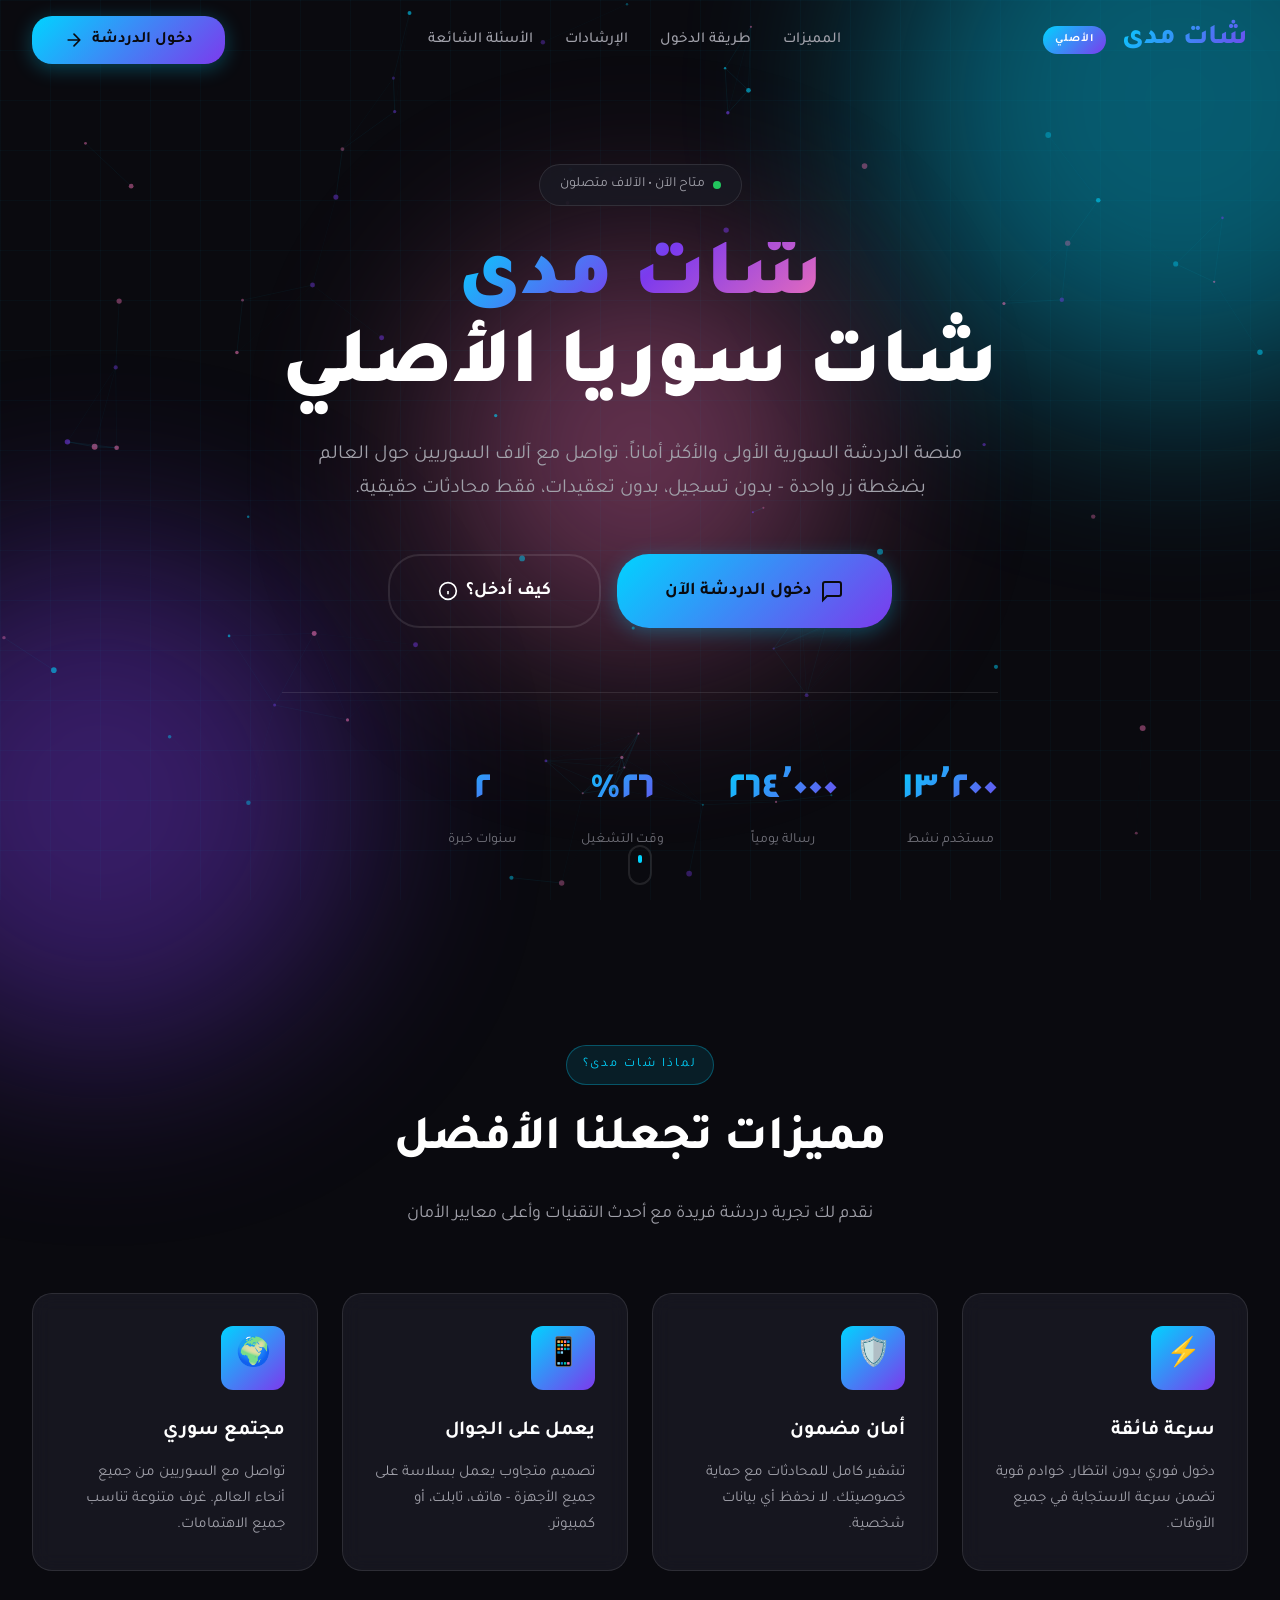
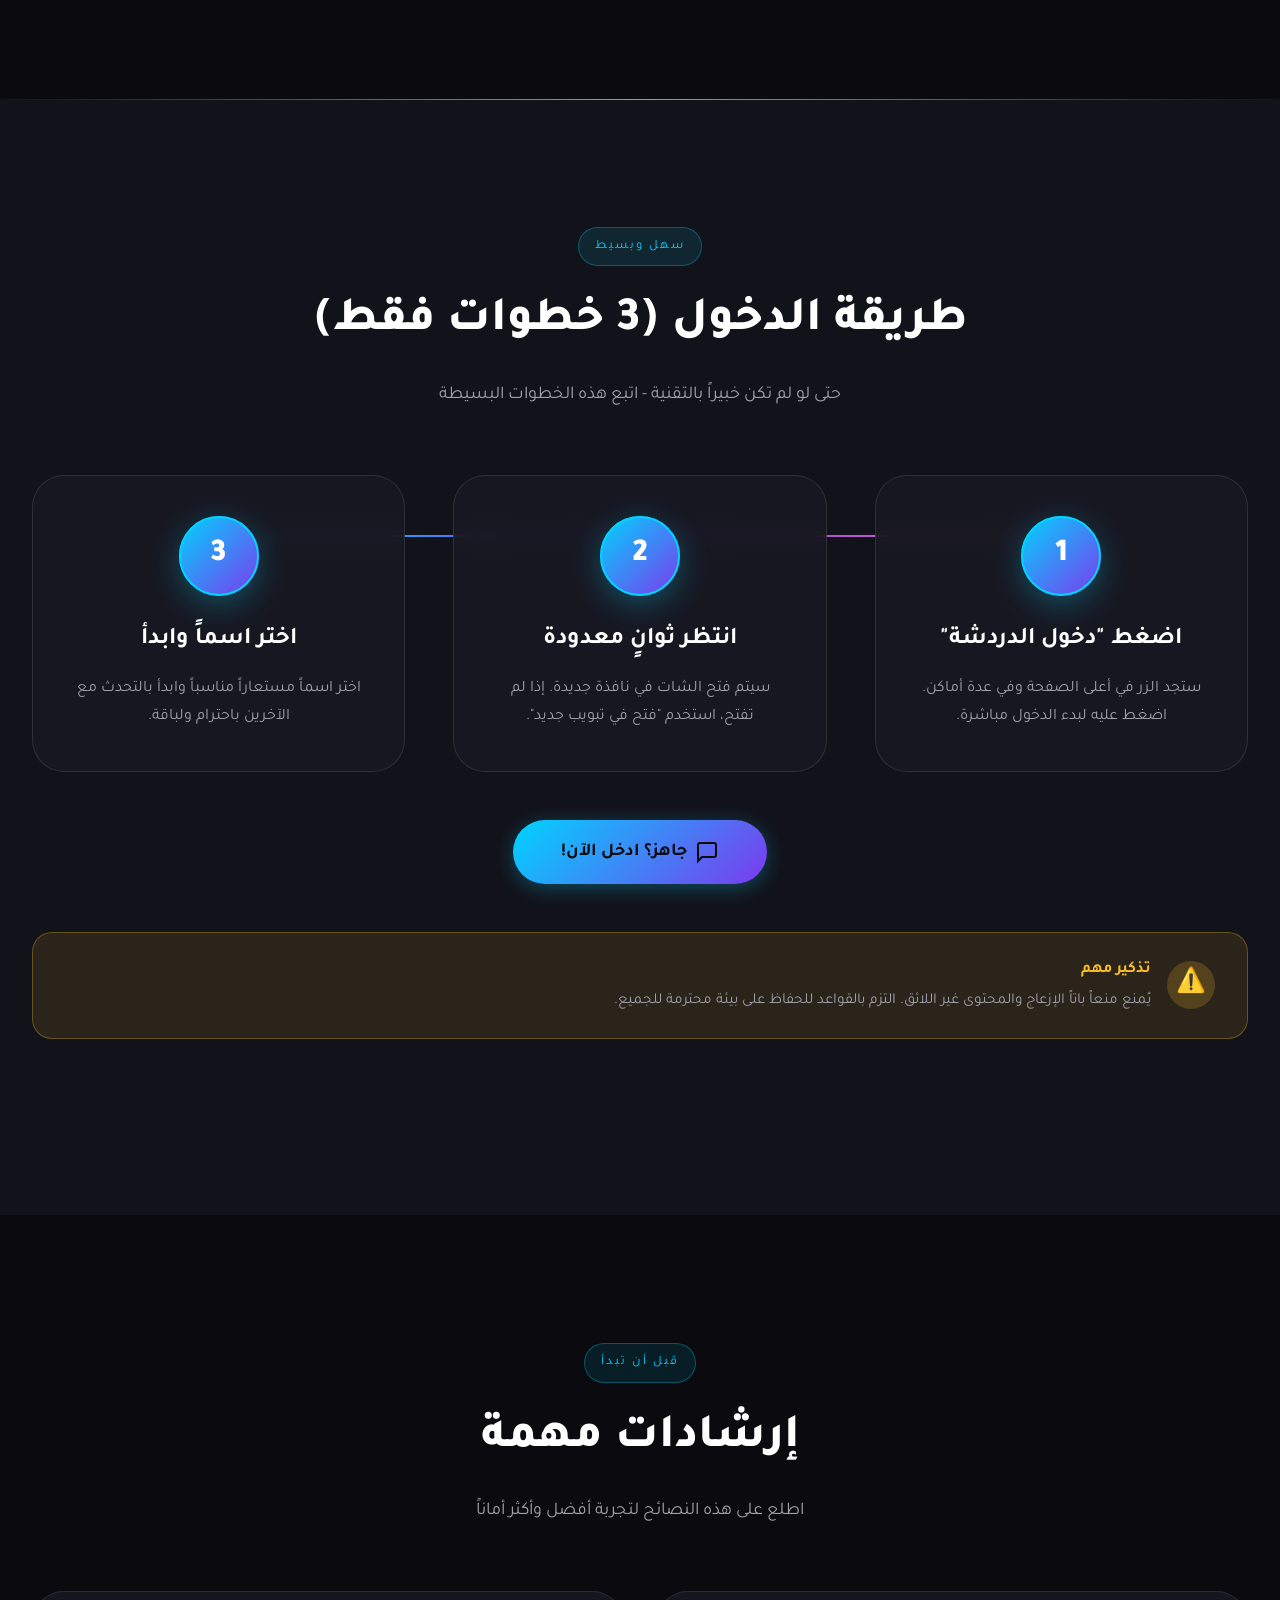
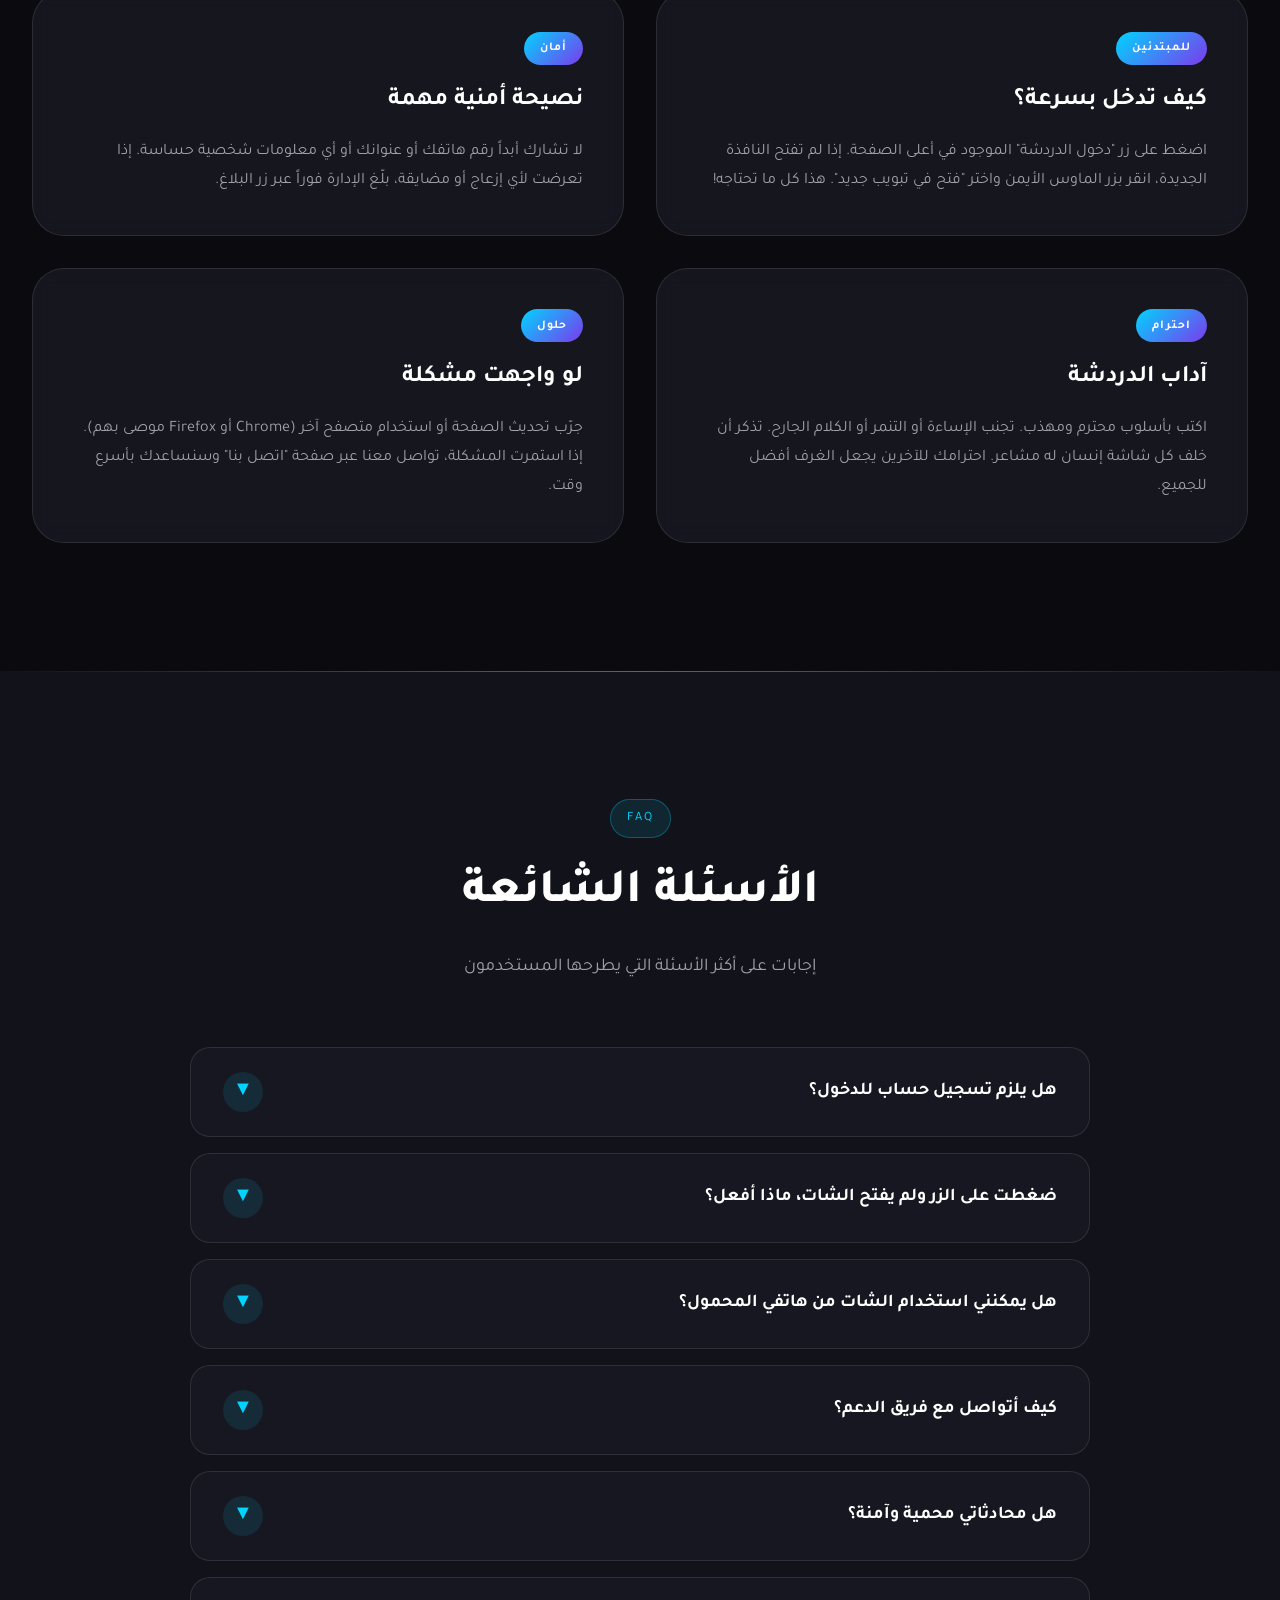
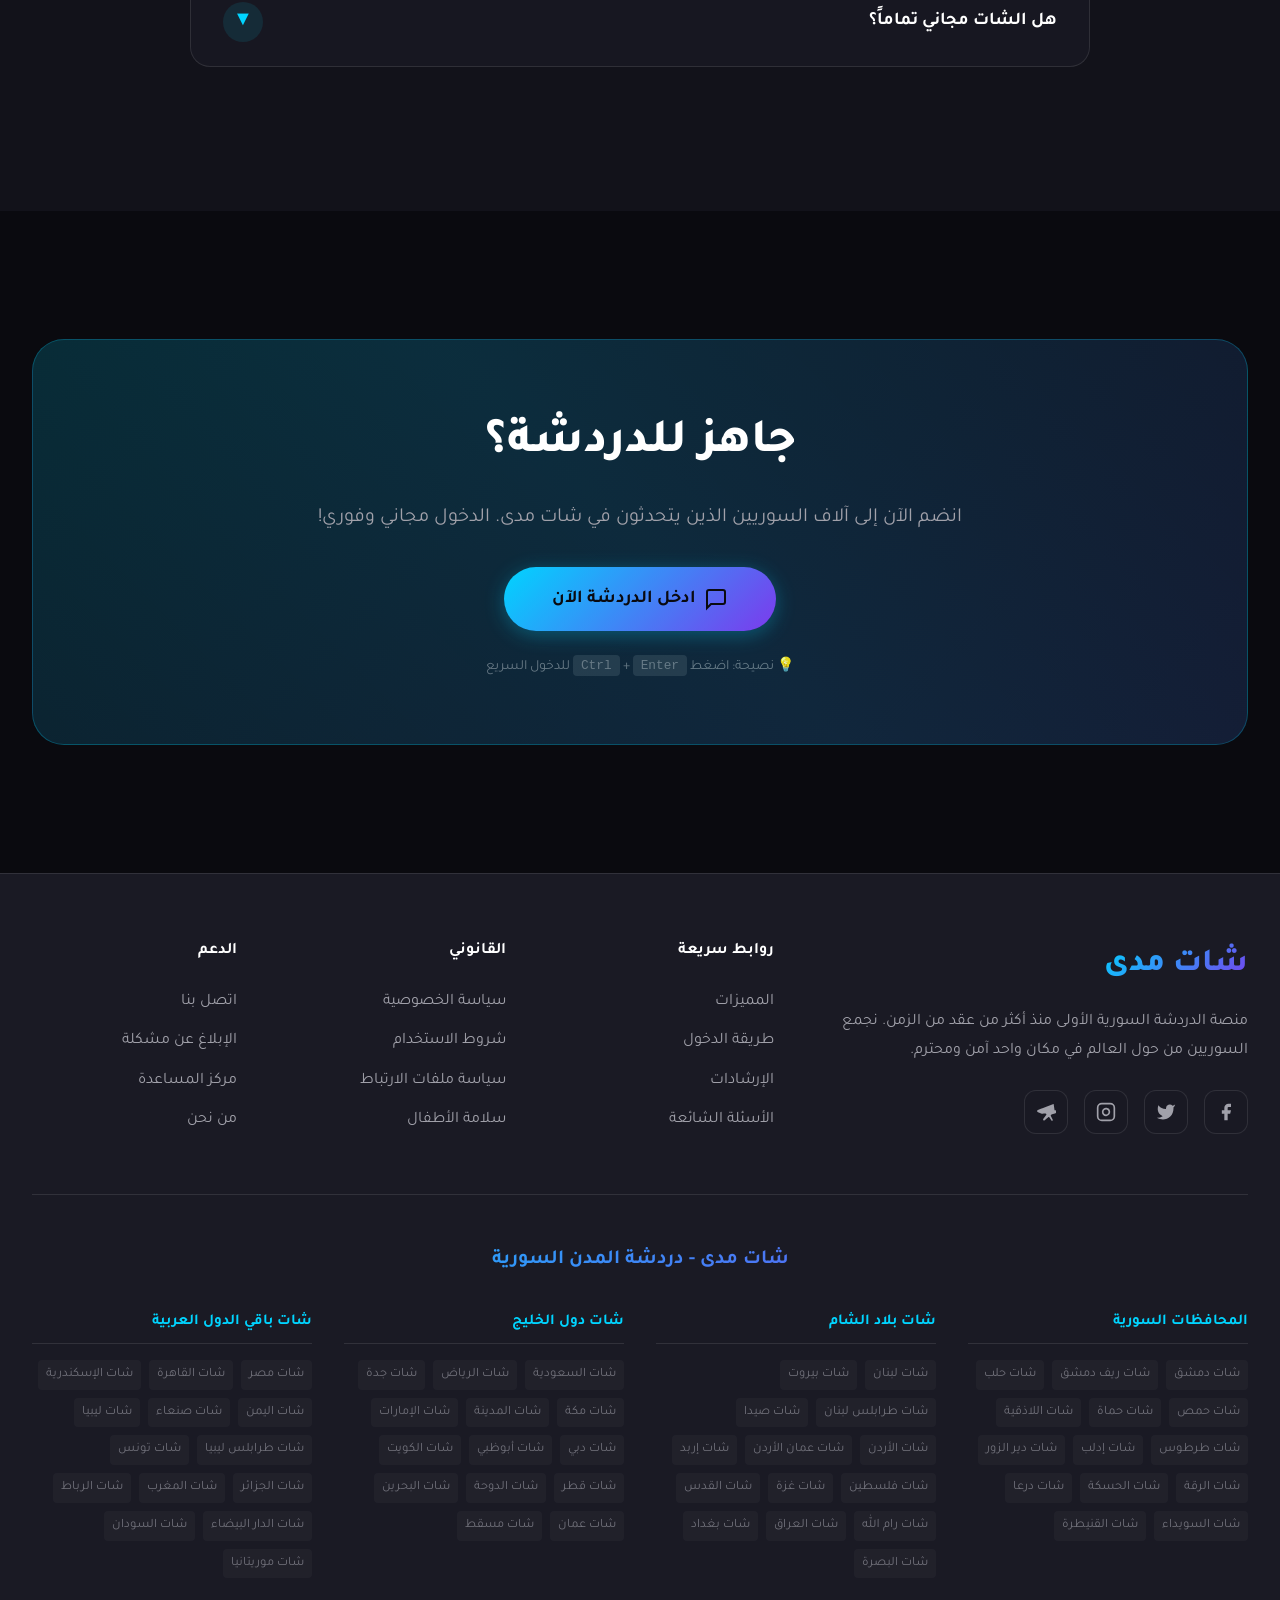
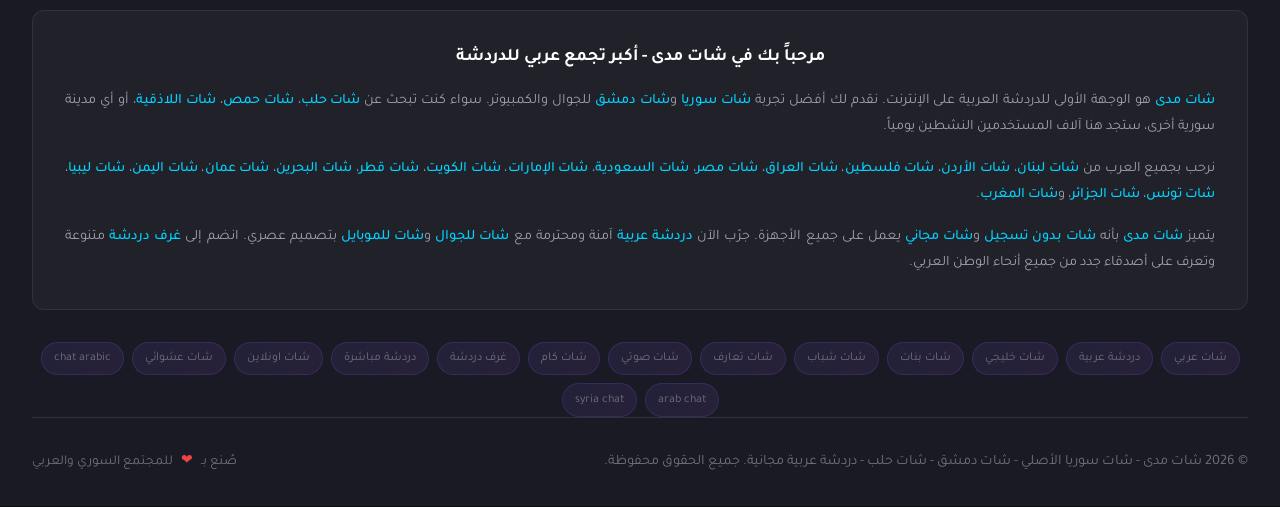
<file: index.html>
<!DOCTYPE html>
<html lang="ar" dir="rtl">
<head>
    <!--
    ═══════════════════════════════════════════════════════════════════════════
    شات مدى - شات سوريا الأصلي - شات دمشق للجوال
    ═══════════════════════════════════════════════════════════════════════════
    <!-- العنوان الرئيسي - Primary Title -->
    <title>شات مدى – شات سوريا الأصلي – شات دمشق للجوال | دردشة عربية مجانية بدون تسجيل</title>
    
    <!-- الوصف الرئيسي - Primary Description -->
    <meta name="description" content="شات مدى - أكبر دردشة سورية عربية مباشرة بدون تسجيل. شات دمشق، شات حلب، شات حمص، شات اللاذقية للجوال. دخول فوري وآمن للشات. تواصل مع العرب من سوريا، لبنان، الأردن، فلسطين، العراق، مصر، السعودية، الإمارات، الكويت، قطر، البحرين، عمان، اليمن، ليبيا، تونس، الجزائر، المغرب. أفضل موقع دردشة عربي مجاني.">
    
    <!-- الكلمات المفتاحية الشاملة - Comprehensive Keywords -->
    <meta name="keywords" content="
        شات مدى, شات سوريا, شات دمشق, شات حلب, شات حمص, شات حماة, شات اللاذقية, شات طرطوس, شات إدلب, شات دير الزور, شات الرقة, شات الحسكة, شات درعا, شات السويداء, شات القنيطرة, شات ريف دمشق,
        شات لبنان, شات بيروت, شات طرابلس, شات صيدا, شات صور, شات جبيل, شات زحلة, شات جونيه,
        شات الأردن, شات عمان, شات إربد, شات الزرقاء, شات العقبة,
        شات فلسطين, شات غزة, شات القدس, شات رام الله, شات نابلس, شات الخليل, شات بيت لحم,
        شات العراق, شات بغداد, شات البصرة, شات الموصل, شات أربيل, شات كربلاء, شات النجف,
        شات مصر, شات القاهرة, شات الإسكندرية, شات الجيزة, شات بورسعيد, شات السويس,
        شات السعودية, شات الرياض, شات جدة, شات مكة, شات المدينة, شات الدمام, شات الطائف,
        شات الإمارات, شات دبي, شات أبوظبي, شات الشارقة, شات عجمان,
        شات الكويت, شات قطر, شات الدوحة, شات البحرين, شات المنامة,
        شات عمان, شات مسقط, شات اليمن, شات صنعاء, شات عدن,
        شات ليبيا, شات طرابلس, شات بنغازي,
        شات تونس, شات الجزائر, شات المغرب, شات الرباط, شات الدار البيضاء,
        شات عربي, دردشة عربية, شات خليجي, شات بنات, شات شباب, شات تعارف,
        شات للجوال, شات موبايل, شات اندرويد, شات ايفون, شات مجاني, شات بدون تسجيل,
        دردشة مباشرة, غرف دردشة, دردشة صوتية, دردشة كتابية, دردشة فيديو,
        شات كام, شات صوتي, شات كتابي, شات عشوائي, شات مرئي,
        موقع دردشة, أفضل شات عربي, شات عرب, شات العرب, شات اونلاين,
        chat arabic, arabic chat, syria chat, damascus chat, arab chat room,
        شات سوري, دردشة سورية, شات سوريين, شات المغتربين, شات السوريين في الخارج,
        شات الخليج, شات المشرق, شات شام, شات بلاد الشام, شات الوطن العربي
    ">
    
    <!-- معلومات إضافية للسيو -->
    <meta name="author" content="شات مدى - شات سوريا الأصلي">
    <meta name="robots" content="index, follow, max-image-preview:large, max-snippet:-1, max-video-preview:-1">
    <meta name="googlebot" content="index, follow">
    <meta name="bingbot" content="index, follow">
    <meta name="revisit-after" content="1 days">
    <meta name="rating" content="general">
    <meta name="distribution" content="global">
    <meta name="language" content="Arabic">
    <meta name="geo.region" content="SY">
    <meta name="geo.placename" content="Syria, Damascus">
    <meta name="ICBM" content="33.5138, 36.2765">
    <meta name="classification" content="Chat, Social Network, Communication">
    <meta name="category" content="دردشة, تواصل اجتماعي, شات">
    <meta name="coverage" content="Worldwide">
    <meta name="target" content="all">
    <meta name="HandheldFriendly" content="True">
    <meta name="MobileOptimized" content="320">
    <meta name="apple-mobile-web-app-capable" content="yes">
    <meta name="apple-mobile-web-app-status-bar-style" content="black-translucent">
    <meta name="apple-mobile-web-app-title" content="شات مدى">
    <meta name="application-name" content="شات مدى">
    <meta name="format-detection" content="telephone=no">
    
    <!-- Canonical URL -->
    <link rel="canonical" href="https://madahost.online/">
    
    <!-- Alternate Languages -->
    <link rel="alternate" hreflang="ar" href="https://madahost.online/">
    <link rel="alternate" hreflang="x-default" href="https://madahost.online/">
    
    <!-- Open Graph - للمشاركة على السوشيال ميديا -->
    <meta property="og:title" content="شات مدى – شات سوريا الأصلي – شات دمشق للجوال">
    <meta property="og:description" content="أكبر دردشة سورية عربية مباشرة بدون تسجيل. شات دمشق، حلب، حمص، اللاذقية. تواصل مع العرب من جميع الدول. دخول فوري ومجاني!">
    <meta property="og:type" content="website">
    <meta property="og:url" content="https://madahost.online/">
    <meta property="og:site_name" content="شات مدى">
    <meta property="og:locale" content="ar_SY">
    <meta property="og:locale:alternate" content="ar_LB">
    <meta property="og:locale:alternate" content="ar_JO">
    <meta property="og:locale:alternate" content="ar_PS">
    <meta property="og:locale:alternate" content="ar_IQ">
    <meta property="og:locale:alternate" content="ar_EG">
    <meta property="og:locale:alternate" content="ar_SA">
    <meta property="og:locale:alternate" content="ar_AE">
    <meta property="og:locale:alternate" content="ar_KW">
    <meta property="og:locale:alternate" content="ar_QA">
    
    <!-- Twitter Card -->
    <meta name="twitter:card" content="summary_large_image">
    <meta name="twitter:site" content="@chatmada">
    <meta name="twitter:creator" content="@chatmada">
    <meta name="twitter:title" content="شات مدى – شات سوريا الأصلي – دردشة عربية مجانية">
    <meta name="twitter:description" content="أكبر دردشة سورية عربية مباشرة بدون تسجيل. شات دمشق، حلب، حمص. تواصل مع العرب من جميع الدول!">
    
    <!-- Schema.org Structured Data -->
    <script type="application/ld+json">
    {
        "@context": "https://schema.org",
        "@type": "WebSite",
        "name": "شات مدى",
        "alternateName": ["شات سوريا", "شات دمشق", "شات حلب", "Chat Mada", "Syria Chat"],
        "url": "https://madahost.online/",
        "description": "أكبر دردشة سورية عربية مباشرة بدون تسجيل. شات دمشق، حلب، حمص، اللاذقية للجوال. دخول فوري وآمن.",
        "inLanguage": "ar",
        "potentialAction": {
            "@type": "SearchAction",
            "target": "https://madahost.online/search?q={search_term_string}",
            "query-input": "required name=search_term_string"
        }
    }
    </script>
    
    <script type="application/ld+json">
    {
        "@context": "https://schema.org",
        "@type": "Organization",
        "name": "شات مدى",
        "alternateName": "Chat Mada",
        "url": "https://madahost.online/",
        "description": "منصة الدردشة السورية العربية الأولى",
        "foundingDate": "2016",
        "areaServed": [
            "سوريا", "لبنان", "الأردن", "فلسطين", "العراق", "مصر", 
            "السعودية", "الإمارات", "الكويت", "قطر", "البحرين", "عمان",
            "اليمن", "ليبيا", "تونس", "الجزائر", "المغرب"
        ],
        "knowsLanguage": "ar",
        "sameAs": []
    }
    </script>
    
    <script type="application/ld+json">
    {
        "@context": "https://schema.org",
        "@type": "FAQPage",
        "mainEntity": [
            {
                "@type": "Question",
                "name": "هل يلزم تسجيل حساب للدخول لشات مدى؟",
                "acceptedAnswer": {
                    "@type": "Answer",
                    "text": "لا، شات مدى لا يتطلب أي تسجيل. فقط اضغط دخول الدردشة واختر اسماً مستعاراً وابدأ الحديث فوراً."
                }
            },
            {
                "@type": "Question",
                "name": "هل يمكنني استخدام شات مدى من الهاتف المحمول؟",
                "acceptedAnswer": {
                    "@type": "Answer",
                    "text": "نعم، شات مدى يعمل بشكل ممتاز على جميع الأجهزة: هاتف أندرويد، آيفون، تابلت، وكمبيوتر."
                }
            },
            {
                "@type": "Question",
                "name": "هل شات مدى مجاني؟",
                "acceptedAnswer": {
                    "@type": "Answer",
                    "text": "نعم، شات مدى مجاني 100% بدون أي رسوم أو اشتراكات."
                }
            }
        ]
    }
    </script>
    
    <script type="application/ld+json">
    {
        "@context": "https://schema.org",
        "@type": "BreadcrumbList",
        "itemListElement": [
            {
                "@type": "ListItem",
                "position": 1,
                "name": "الرئيسية",
                "item": "https://madahost.online/"
            },
            {
                "@type": "ListItem",
                "position": 2,
                "name": "دخول الدردشة",
                "item": "https://madahost.online/"
            }
        ]
    }
    </script>
    
    <!-- الأيقونات والألوان -->
    <meta name="theme-color" content="#0a0a0f">
    <meta name="msapplication-TileColor" content="#0a0a0f">
    <meta name="msapplication-navbutton-color" content="#0a0a0f">
    
    <!-- الخطوط العربية -->
    <link rel="preconnect" href="https://fonts.googleapis.com">
    <link rel="preconnect" href="https://fonts.gstatic.com" crossorigin>
    <link href="https://fonts.googleapis.com/css2?family=Tajawal:wght@400;500;700;800;900&display=swap" rel="stylesheet">
    
    <!-- ملف الأنماط -->
    <link rel="stylesheet" href="style.css">
</head>
<body>
    <!-- ═══════════════════════════════════════════════════════════════════════════
         شريط التحميل العلوي
         ═══════════════════════════════════════════════════════════════════════════ -->
    <div class="loading-bar"></div>
    
    <!-- ═══════════════════════════════════════════════════════════════════════════
         الخلفيات والتأثيرات البصرية
         ═══════════════════════════════════════════════════════════════════════════ -->
    
    <!-- الكرات المتوهجة -->
    <div class="glow-orb glow-orb-1"></div>
    <div class="glow-orb glow-orb-2"></div>
    <div class="glow-orb glow-orb-3"></div>
    
    <!-- شبكة الخلفية -->
    <div class="grid-background"></div>
    
    <!-- كانفاس الجسيمات -->
    <canvas id="particles-canvas"></canvas>
    
    <!-- ═══════════════════════════════════════════════════════════════════════════
         الهيدر - Header Navigation
         ═══════════════════════════════════════════════════════════════════════════ -->
    <header>
        <div class="header-content">
            <!-- الشعار -->
            <div class="logo-container">
                <a href="#" class="logo">شات مدى</a>
                <span class="logo-badge">الأصلي</span>
            </div>
            
            <!-- التنقل -->
            <nav>
                <a href="#features">المميزات</a>
                <a href="#how-to">طريقة الدخول</a>
                <a href="#guidelines">الإرشادات</a>
                <a href="#faq">الأسئلة الشائعة</a>
            </nav>
            
            <!-- زر الدخول -->
            <button class="btn btn-primary" onclick="enterChat()" data-tooltip="اضغط للدخول المباشر">
                <span>دخول الدردشة</span>
                <svg width="20" height="20" viewBox="0 0 24 24" fill="none" stroke="currentColor" stroke-width="2" stroke-linecap="round" stroke-linejoin="round">
                    <path d="M5 12h14M12 5l7 7-7 7"/>
                </svg>
            </button>
            
            <!-- زر القائمة للهاتف -->
            <button class="mobile-menu-btn" aria-label="القائمة">☰</button>
        </div>
    </header>
    
    <!-- ═══════════════════════════════════════════════════════════════════════════
         المحتوى الرئيسي
         ═══════════════════════════════════════════════════════════════════════════ -->
    <main>
        <!-- ═══════════════════════════════════════════════════════════════════════════
             قسم البطل - Hero Section
             ═══════════════════════════════════════════════════════════════════════════ -->
        <section class="hero">
            <div class="container">
                <!-- شارة الحالة -->
                <div class="hero-badge">
                    <span class="dot"></span>
                    <span>متاح الآن • الآلاف متصلون</span>
                </div>
                
                <!-- العنوان الرئيسي -->
                <h1>
                    <span class="gradient-text">شات مدى</span>
                    <br>
                    شات سوريا الأصلي
                </h1>
                
                <!-- الوصف -->
                <p class="hero-description">
                    منصة الدردشة السورية الأولى والأكثر أماناً. تواصل مع آلاف السوريين حول العالم
                    بضغطة زر واحدة - بدون تسجيل، بدون تعقيدات، فقط محادثات حقيقية.
                </p>
                
                <!-- أزرار العمل -->
                <div class="hero-buttons">
                    <button class="btn btn-primary btn-lg btn-pulse" onclick="enterChat()">
                        <svg width="24" height="24" viewBox="0 0 24 24" fill="none" stroke="currentColor" stroke-width="2">
                            <path d="M21 15a2 2 0 0 1-2 2H7l-4 4V5a2 2 0 0 1 2-2h14a2 2 0 0 1 2 2z"/>
                        </svg>
                        <span>دخول الدردشة الآن</span>
                    </button>
                    <a href="#how-to" class="btn btn-secondary btn-lg">
                        <span>كيف أدخل؟</span>
                        <svg width="20" height="20" viewBox="0 0 24 24" fill="none" stroke="currentColor" stroke-width="2">
                            <circle cx="12" cy="12" r="10"/>
                            <path d="M12 16v-4M12 8h.01"/>
                        </svg>
                    </a>
                </div>
                
                <!-- الإحصائيات -->
                <div class="hero-stats">
                    <div class="stat-item">
                        <div class="stat-number"><span class="counter" data-target="50000">0</span></div>
                        <div class="stat-label">مستخدم نشط</div>
                    </div>
                    <div class="stat-item">
                        <div class="stat-number"><span class="counter" data-target="1000000">0</span></div>
                        <div class="stat-label">رسالة يومياً</div>
                    </div>
                    <div class="stat-item">
                        <div class="stat-number"><span class="counter" data-target="99">0</span>%</div>
                        <div class="stat-label">وقت التشغيل</div>
                    </div>
                    <div class="stat-item">
                        <div class="stat-number"><span class="counter" data-target="10">0</span></div>
                        <div class="stat-label">سنوات خبرة</div>
                    </div>
                </div>
            </div>
            
            <!-- مؤشر التمرير -->
            <div class="scroll-indicator">
                <span></span>
            </div>
        </section>
        
        <!-- ═══════════════════════════════════════════════════════════════════════════
             قسم الميزات - Features Section
             ═══════════════════════════════════════════════════════════════════════════ -->
        <section class="features-section" id="features">
            <div class="container">
                <!-- رأس القسم -->
                <div class="section-header">
                    <span class="section-badge">لماذا شات مدى؟</span>
                    <h2 class="section-title">مميزات تجعلنا الأفضل</h2>
                    <p class="section-description">
                        نقدم لك تجربة دردشة فريدة مع أحدث التقنيات وأعلى معايير الأمان
                    </p>
                </div>
                
                <!-- شبكة الميزات -->
                <div class="features-grid">
                    <!-- الميزة 1 -->
                    <div class="feature-card animate-on-scroll">
                        <div class="feature-icon">⚡</div>
                        <h3 class="feature-title">سرعة فائقة</h3>
                        <p class="feature-description">
                            دخول فوري بدون انتظار. خوادم قوية تضمن سرعة الاستجابة في جميع الأوقات.
                        </p>
                    </div>
                    
                    <!-- الميزة 2 -->
                    <div class="feature-card animate-on-scroll">
                        <div class="feature-icon">🛡️</div>
                        <h3 class="feature-title">أمان مضمون</h3>
                        <p class="feature-description">
                            تشفير كامل للمحادثات مع حماية خصوصيتك. لا نحفظ أي بيانات شخصية.
                        </p>
                    </div>
                    
                    <!-- الميزة 3 -->
                    <div class="feature-card animate-on-scroll">
                        <div class="feature-icon">📱</div>
                        <h3 class="feature-title">يعمل على الجوال</h3>
                        <p class="feature-description">
                            تصميم متجاوب يعمل بسلاسة على جميع الأجهزة - هاتف، تابلت، أو كمبيوتر.
                        </p>
                    </div>
                    
                    <!-- الميزة 4 -->
                    <div class="feature-card animate-on-scroll">
                        <div class="feature-icon">🌍</div>
                        <h3 class="feature-title">مجتمع سوري</h3>
                        <p class="feature-description">
                            تواصل مع السوريين من جميع أنحاء العالم. غرف متنوعة تناسب جميع الاهتمامات.
                        </p>
                    </div>
                </div>
            </div>
        </section>
        
        <!-- ═══════════════════════════════════════════════════════════════════════════
             قسم كيفية الدخول - How To Section
             ═══════════════════════════════════════════════════════════════════════════ -->
        <section class="how-to-section" id="how-to">
            <div class="container">
                <!-- رأس القسم -->
                <div class="section-header">
                    <span class="section-badge">سهل وبسيط</span>
                    <h2 class="section-title">طريقة الدخول (3 خطوات فقط)</h2>
                    <p class="section-description">
                        حتى لو لم تكن خبيراً بالتقنية - اتبع هذه الخطوات البسيطة
                    </p>
                </div>
                
                <!-- الخطوات -->
                <div class="steps-container">
                    <!-- الخطوة 1 -->
                    <div class="step-card animate-on-scroll">
                        <div class="step-number">1</div>
                        <h3 class="step-title">اضغط "دخول الدردشة"</h3>
                        <p class="step-description">
                            ستجد الزر في أعلى الصفحة وفي عدة أماكن. اضغط عليه لبدء الدخول مباشرة.
                        </p>
                    </div>
                    
                    <!-- الخطوة 2 -->
                    <div class="step-card animate-on-scroll">
                        <div class="step-number">2</div>
                        <h3 class="step-title">انتظر ثوانٍ معدودة</h3>
                        <p class="step-description">
                            سيتم فتح الشات في نافذة جديدة. إذا لم تفتح، استخدم "فتح في تبويب جديد".
                        </p>
                    </div>
                    
                    <!-- الخطوة 3 -->
                    <div class="step-card animate-on-scroll">
                        <div class="step-number">3</div>
                        <h3 class="step-title">اختر اسماً وابدأ</h3>
                        <p class="step-description">
                            اختر اسماً مستعاراً مناسباً وابدأ بالتحدث مع الآخرين باحترام ولباقة.
                        </p>
                    </div>
                </div>
                
                <!-- زر الدخول -->
                <div style="text-align: center; margin-top: 3rem;">
                    <button class="btn btn-primary btn-lg" onclick="enterChat()">
                        <svg width="24" height="24" viewBox="0 0 24 24" fill="none" stroke="currentColor" stroke-width="2">
                            <path d="M21 15a2 2 0 0 1-2 2H7l-4 4V5a2 2 0 0 1 2-2h14a2 2 0 0 1 2 2z"/>
                        </svg>
                        <span>جاهز؟ ادخل الآن!</span>
                    </button>
                </div>
                
                <!-- تنبيه مهم -->
                <div class="alert">
                    <div class="alert-icon">⚠️</div>
                    <div class="alert-content">
                        <div class="alert-title">تذكير مهم</div>
                        <p class="alert-text">
                            يُمنع منعاً باتاً الإزعاج والمحتوى غير اللائق. التزم بالقواعد للحفاظ على بيئة محترمة للجميع.
                        </p>
                    </div>
                </div>
            </div>
        </section>
        
        <!-- ═══════════════════════════════════════════════════════════════════════════
             قسم الإرشادات - Guidelines Section
             ═══════════════════════════════════════════════════════════════════════════ -->
        <section class="guidelines-section" id="guidelines">
            <div class="container">
                <!-- رأس القسم -->
                <div class="section-header">
                    <span class="section-badge">قبل أن تبدأ</span>
                    <h2 class="section-title">إرشادات مهمة</h2>
                    <p class="section-description">
                        اطلع على هذه النصائح لتجربة أفضل وأكثر أماناً
                    </p>
                </div>
                
                <!-- شبكة الإرشادات -->
                <div class="guidelines-grid">
                    <!-- إرشاد 1 -->
                    <div class="guideline-card animate-on-scroll">
                        <span class="guideline-badge">للمبتدئين</span>
                        <h3 class="guideline-title">كيف تدخل بسرعة؟</h3>
                        <p class="guideline-text">
                            اضغط على زر "دخول الدردشة" الموجود في أعلى الصفحة. إذا لم تفتح النافذة الجديدة، 
                            انقر بزر الماوس الأيمن واختر "فتح في تبويب جديد". هذا كل ما تحتاجه!
                        </p>
                    </div>
                    
                    <!-- إرشاد 2 -->
                    <div class="guideline-card animate-on-scroll">
                        <span class="guideline-badge">أمان</span>
                        <h3 class="guideline-title">نصيحة أمنية مهمة</h3>
                        <p class="guideline-text">
                            لا تشارك أبداً رقم هاتفك أو عنوانك أو أي معلومات شخصية حساسة. 
                            إذا تعرضت لأي إزعاج أو مضايقة، بلّغ الإدارة فوراً عبر زر البلاغ.
                        </p>
                    </div>
                    
                    <!-- إرشاد 3 -->
                    <div class="guideline-card animate-on-scroll">
                        <span class="guideline-badge">احترام</span>
                        <h3 class="guideline-title">آداب الدردشة</h3>
                        <p class="guideline-text">
                            اكتب بأسلوب محترم ومهذب. تجنب الإساءة أو التنمر أو الكلام الجارح.
                            تذكر أن خلف كل شاشة إنسان له مشاعر. احترامك للآخرين يجعل الغرف أفضل للجميع.
                        </p>
                    </div>
                    
                    <!-- إرشاد 4 -->
                    <div class="guideline-card animate-on-scroll">
                        <span class="guideline-badge">حلول</span>
                        <h3 class="guideline-title">لو واجهت مشكلة</h3>
                        <p class="guideline-text">
                            جرّب تحديث الصفحة أو استخدام متصفح آخر (Chrome أو Firefox موصى بهم). 
                            إذا استمرت المشكلة، تواصل معنا عبر صفحة "اتصل بنا" وسنساعدك بأسرع وقت.
                        </p>
                    </div>
                </div>
            </div>
        </section>
        
        <!-- ═══════════════════════════════════════════════════════════════════════════
             قسم الأسئلة الشائعة - FAQ Section
             ═══════════════════════════════════════════════════════════════════════════ -->
        <section class="faq-section" id="faq">
            <div class="container">
                <!-- رأس القسم -->
                <div class="section-header">
                    <span class="section-badge">FAQ</span>
                    <h2 class="section-title">الأسئلة الشائعة</h2>
                    <p class="section-description">
                        إجابات على أكثر الأسئلة التي يطرحها المستخدمون
                    </p>
                </div>
                
                <!-- قائمة الأسئلة -->
                <div class="faq-container">
                    <!-- سؤال 1 -->
                    <div class="faq-item animate-on-scroll">
                        <div class="faq-question">
                            <h3>هل يلزم تسجيل حساب للدخول؟</h3>
                            <span class="faq-icon">▼</span>
                        </div>
                        <div class="faq-answer">
                            <div class="faq-answer-content">
                                لا، شات مدى لا يتطلب أي تسجيل على الإطلاق. فقط اضغط على زر "دخول الدردشة"، 
                                اختر اسماً مستعاراً يعجبك، وابدأ الحديث فوراً. نحن نؤمن بالبساطة والسرعة!
                            </div>
                        </div>
                    </div>
                    
                    <!-- سؤال 2 -->
                    <div class="faq-item animate-on-scroll">
                        <div class="faq-question">
                            <h3>ضغطت على الزر ولم يفتح الشات، ماذا أفعل؟</h3>
                            <span class="faq-icon">▼</span>
                        </div>
                        <div class="faq-answer">
                            <div class="faq-answer-content">
                                هناك عدة حلول: أولاً، جرّب النقر بزر الماوس الأيمن على الزر واختر "فتح في تبويب جديد".
                                ثانياً، تأكد من أن متصفحك لا يحجب النوافذ المنبثقة. ثالثاً، حدّث الصفحة وحاول مرة أخرى.
                                إذا استمرت المشكلة، جرّب متصفحاً آخر مثل Chrome أو Firefox.
                            </div>
                        </div>
                    </div>
                    
                    <!-- سؤال 3 -->
                    <div class="faq-item animate-on-scroll">
                        <div class="faq-question">
                            <h3>هل يمكنني استخدام الشات من هاتفي المحمول؟</h3>
                            <span class="faq-icon">▼</span>
                        </div>
                        <div class="faq-answer">
                            <div class="faq-answer-content">
                                نعم بالتأكيد! شات مدى مصمم ليعمل بشكل ممتاز على جميع الأجهزة. سواء كنت تستخدم
                                هاتف Android أو iPhone، تابلت، أو كمبيوتر - ستحصل على تجربة سلسة ومريحة.
                                الموقع يتكيف تلقائياً مع حجم شاشتك.
                            </div>
                        </div>
                    </div>
                    
                    <!-- سؤال 4 -->
                    <div class="faq-item animate-on-scroll">
                        <div class="faq-question">
                            <h3>كيف أتواصل مع فريق الدعم؟</h3>
                            <span class="faq-icon">▼</span>
                        </div>
                        <div class="faq-answer">
                            <div class="faq-answer-content">
                                يمكنك التواصل معنا بعدة طرق: استخدم صفحة "اتصل بنا" الموجودة في أسفل الصفحة،
                                أو أرسل رسالة للمشرفين داخل الدردشة، أو تواصل معنا عبر وسائل التواصل الاجتماعي.
                                فريقنا متواجد على مدار الساعة لمساعدتك.
                            </div>
                        </div>
                    </div>
                    
                    <!-- سؤال 5 -->
                    <div class="faq-item animate-on-scroll">
                        <div class="faq-question">
                            <h3>هل محادثاتي محمية وآمنة؟</h3>
                            <span class="faq-icon">▼</span>
                        </div>
                        <div class="faq-answer">
                            <div class="faq-answer-content">
                                نعم، نحن نأخذ خصوصيتك على محمل الجد. نستخدم تشفير SSL لحماية اتصالك،
                                ولا نحفظ محادثاتك الخاصة. كما أن فريق الإشراف يعمل على مدار الساعة
                                لضمان بيئة آمنة ومحترمة لجميع المستخدمين.
                            </div>
                        </div>
                    </div>
                    
                    <!-- سؤال 6 -->
                    <div class="faq-item animate-on-scroll">
                        <div class="faq-question">
                            <h3>هل الشات مجاني تماماً؟</h3>
                            <span class="faq-icon">▼</span>
                        </div>
                        <div class="faq-answer">
                            <div class="faq-answer-content">
                                نعم، شات مدى مجاني 100% ولن يتغير ذلك أبداً. نحن نؤمن بأن التواصل
                                حق للجميع. لا توجد رسوم مخفية، لا اشتراكات، ولا إعلانات مزعجة.
                                استمتع بالدردشة بحرية تامة!
                            </div>
                        </div>
                    </div>
                </div>
            </div>
        </section>
        
        <!-- ═══════════════════════════════════════════════════════════════════════════
             قسم الدعوة للعمل - CTA Section
             ═══════════════════════════════════════════════════════════════════════════ -->
        <section class="cta-section">
            <div class="container">
                <div class="cta-card">
                    <h2 class="cta-title">جاهز للدردشة؟</h2>
                    <p class="cta-description">
                        انضم الآن إلى آلاف السوريين الذين يتحدثون في شات مدى. الدخول مجاني وفوري!
                    </p>
                    <button class="btn btn-primary btn-lg btn-pulse" onclick="enterChat()">
                        <svg width="24" height="24" viewBox="0 0 24 24" fill="none" stroke="currentColor" stroke-width="2">
                            <path d="M21 15a2 2 0 0 1-2 2H7l-4 4V5a2 2 0 0 1 2-2h14a2 2 0 0 1 2 2z"/>
                        </svg>
                        <span>ادخل الدردشة الآن</span>
                    </button>
                    <p style="margin-top: 1.5rem; font-size: 0.875rem; color: var(--text-muted);">
                        💡 نصيحة: اضغط <kbd style="background: rgba(255,255,255,0.1); padding: 0.2rem 0.5rem; border-radius: 4px; font-size: 0.8rem;">Ctrl</kbd> + <kbd style="background: rgba(255,255,255,0.1); padding: 0.2rem 0.5rem; border-radius: 4px; font-size: 0.8rem;">Enter</kbd> للدخول السريع
                    </p>
                </div>
            </div>
        </section>
    </main>
    
    <!-- ═══════════════════════════════════════════════════════════════════════════
         الفوتر - Footer
         ═══════════════════════════════════════════════════════════════════════════ -->
    <footer>
        <div class="container">
            <div class="footer-content">
                <!-- عمود العلامة التجارية -->
                <div class="footer-brand">
                    <a href="#" class="logo">شات مدى</a>
                    <p class="footer-description">
                        منصة الدردشة السورية الأولى منذ أكثر من عقد من الزمن. 
                        نجمع السوريين من حول العالم في مكان واحد آمن ومحترم.
                    </p>
                    <div class="footer-social">
                        <a href="#" class="social-link" aria-label="فيسبوك">
                            <svg width="20" height="20" viewBox="0 0 24 24" fill="currentColor">
                                <path d="M18 2h-3a5 5 0 0 0-5 5v3H7v4h3v8h4v-8h3l1-4h-4V7a1 1 0 0 1 1-1h3z"/>
                            </svg>
                        </a>
                        <a href="#" class="social-link" aria-label="تويتر">
                            <svg width="20" height="20" viewBox="0 0 24 24" fill="currentColor">
                                <path d="M23 3a10.9 10.9 0 0 1-3.14 1.53 4.48 4.48 0 0 0-7.86 3v1A10.66 10.66 0 0 1 3 4s-4 9 5 13a11.64 11.64 0 0 1-7 2c9 5 20 0 20-11.5a4.5 4.5 0 0 0-.08-.83A7.72 7.72 0 0 0 23 3z"/>
                            </svg>
                        </a>
                        <a href="#" class="social-link" aria-label="انستغرام">
                            <svg width="20" height="20" viewBox="0 0 24 24" fill="none" stroke="currentColor" stroke-width="2">
                                <rect x="2" y="2" width="20" height="20" rx="5" ry="5"/>
                                <path d="M16 11.37A4 4 0 1 1 12.63 8 4 4 0 0 1 16 11.37z"/>
                                <line x1="17.5" y1="6.5" x2="17.51" y2="6.5"/>
                            </svg>
                        </a>
                        <a href="#" class="social-link" aria-label="تيليجرام">
                            <svg width="20" height="20" viewBox="0 0 24 24" fill="currentColor">
                                <path d="M21.198 2.433a2.242 2.242 0 0 0-1.022.215l-8.609 3.33c-2.068.8-4.133 1.598-5.724 2.21a405.15 405.15 0 0 1-2.849 1.09c-.42.147-.99.332-1.473.901-.728.855.053 1.7.938 2.094.98.438 2.02.826 2.972 1.185.477.18.973.353 1.478.521.3.1.622.155.948.142 1.16-.045 2.322-.09 3.47-.182.42-.035.83.188 1.01.57.176.381.125.828-.13 1.163l-2.247 2.943c-.307.402-.614.803-.92 1.205-.23.3-.395.645-.48 1.017-.054.235-.027.491.074.715.101.224.273.408.49.527.434.239.975.188 1.346-.13l3.047-2.61c.373-.32.745-.638 1.118-.956.23-.197.54-.285.843-.24.303.046.572.219.736.474l2.27 3.55c.126.197.327.337.56.393.233.056.48.024.69-.09a.97.97 0 0 0 .413-.49c.046-.193.026-.397-.057-.575l-2.235-4.75c-.162-.345-.156-.744.016-1.084.172-.34.474-.59.835-.69 1.026-.283 2.058-.555 3.088-.831.478-.128.949-.276 1.412-.44a2.63 2.63 0 0 0 1.172-.862c.274-.385.378-.864.29-1.329a1.972 1.972 0 0 0-.753-1.18c-.459-.352-1.054-.502-1.64-.414L21.199 2.434z"/>
                            </svg>
                        </a>
                    </div>
                </div>
                
                <!-- عمود الروابط السريعة -->
                <div class="footer-column">
                    <h4>روابط سريعة</h4>
                    <ul class="footer-links">
                        <li><a href="#features">المميزات</a></li>
                        <li><a href="#how-to">طريقة الدخول</a></li>
                        <li><a href="#guidelines">الإرشادات</a></li>
                        <li><a href="#faq">الأسئلة الشائعة</a></li>
                    </ul>
                </div>
                
                <!-- عمود القانوني -->
                <div class="footer-column">
                    <h4>القانوني</h4>
                    <ul class="footer-links">
                        <li><a href="#">سياسة الخصوصية</a></li>
                        <li><a href="#">شروط الاستخدام</a></li>
                        <li><a href="#">سياسة ملفات الارتباط</a></li>
                        <li><a href="#">سلامة الأطفال</a></li>
                    </ul>
                </div>
                
                <!-- عمود الدعم -->
                <div class="footer-column">
                    <h4>الدعم</h4>
                    <ul class="footer-links">
                        <li><a href="#">اتصل بنا</a></li>
                        <li><a href="#">الإبلاغ عن مشكلة</a></li>
                        <li><a href="#">مركز المساعدة</a></li>
                        <li><a href="#">من نحن</a></li>
                    </ul>
                </div>
            </div>
            
            <!-- ═══════════════════════════════════════════════════════════════════════════
                 قسم SEO المخفي - روابط المدن والدول للفهرسة
                 ═══════════════════════════════════════════════════════════════════════════ -->
            <div class="seo-links-section">
                <h4>شات مدى - دردشة المدن السورية</h4>
                <div class="seo-links-grid">
                    <div class="seo-column">
                        <h5>المحافظات السورية</h5>
                        <ul>
                            <li><a href="#">شات دمشق</a></li>
                            <li><a href="#">شات ريف دمشق</a></li>
                            <li><a href="#">شات حلب</a></li>
                            <li><a href="#">شات حمص</a></li>
                            <li><a href="#">شات حماة</a></li>
                            <li><a href="#">شات اللاذقية</a></li>
                            <li><a href="#">شات طرطوس</a></li>
                            <li><a href="#">شات إدلب</a></li>
                            <li><a href="#">شات دير الزور</a></li>
                            <li><a href="#">شات الرقة</a></li>
                            <li><a href="#">شات الحسكة</a></li>
                            <li><a href="#">شات درعا</a></li>
                            <li><a href="#">شات السويداء</a></li>
                            <li><a href="#">شات القنيطرة</a></li>
                        </ul>
                    </div>
                    <div class="seo-column">
                        <h5>شات بلاد الشام</h5>
                        <ul>
                            <li><a href="#">شات لبنان</a></li>
                            <li><a href="#">شات بيروت</a></li>
                            <li><a href="#">شات طرابلس لبنان</a></li>
                            <li><a href="#">شات صيدا</a></li>
                            <li><a href="#">شات الأردن</a></li>
                            <li><a href="#">شات عمان الأردن</a></li>
                            <li><a href="#">شات إربد</a></li>
                            <li><a href="#">شات فلسطين</a></li>
                            <li><a href="#">شات غزة</a></li>
                            <li><a href="#">شات القدس</a></li>
                            <li><a href="#">شات رام الله</a></li>
                            <li><a href="#">شات العراق</a></li>
                            <li><a href="#">شات بغداد</a></li>
                            <li><a href="#">شات البصرة</a></li>
                        </ul>
                    </div>
                    <div class="seo-column">
                        <h5>شات دول الخليج</h5>
                        <ul>
                            <li><a href="#">شات السعودية</a></li>
                            <li><a href="#">شات الرياض</a></li>
                            <li><a href="#">شات جدة</a></li>
                            <li><a href="#">شات مكة</a></li>
                            <li><a href="#">شات المدينة</a></li>
                            <li><a href="#">شات الإمارات</a></li>
                            <li><a href="#">شات دبي</a></li>
                            <li><a href="#">شات أبوظبي</a></li>
                            <li><a href="#">شات الكويت</a></li>
                            <li><a href="#">شات قطر</a></li>
                            <li><a href="#">شات الدوحة</a></li>
                            <li><a href="#">شات البحرين</a></li>
                            <li><a href="#">شات عمان</a></li>
                            <li><a href="#">شات مسقط</a></li>
                        </ul>
                    </div>
                    <div class="seo-column">
                        <h5>شات باقي الدول العربية</h5>
                        <ul>
                            <li><a href="#">شات مصر</a></li>
                            <li><a href="#">شات القاهرة</a></li>
                            <li><a href="#">شات الإسكندرية</a></li>
                            <li><a href="#">شات اليمن</a></li>
                            <li><a href="#">شات صنعاء</a></li>
                            <li><a href="#">شات ليبيا</a></li>
                            <li><a href="#">شات طرابلس ليبيا</a></li>
                            <li><a href="#">شات تونس</a></li>
                            <li><a href="#">شات الجزائر</a></li>
                            <li><a href="#">شات المغرب</a></li>
                            <li><a href="#">شات الرباط</a></li>
                            <li><a href="#">شات الدار البيضاء</a></li>
                            <li><a href="#">شات السودان</a></li>
                            <li><a href="#">شات موريتانيا</a></li>
                        </ul>
                    </div>
                </div>
                
                <!-- وصف SEO إضافي -->
                <div class="seo-description">
                    <h5>مرحباً بك في شات مدى - أكبر تجمع عربي للدردشة</h5>
                    <p>
                        <strong>شات مدى</strong> هو الوجهة الأولى للدردشة العربية على الإنترنت. نقدم لك أفضل تجربة <strong>شات سوريا</strong> و<strong>شات دمشق</strong> للجوال والكمبيوتر. 
                        سواء كنت تبحث عن <strong>شات حلب</strong>، <strong>شات حمص</strong>، <strong>شات اللاذقية</strong>، أو أي مدينة سورية أخرى، ستجد هنا آلاف المستخدمين النشطين يومياً.
                    </p>
                    <p>
                        نرحب بجميع العرب من <strong>شات لبنان</strong>، <strong>شات الأردن</strong>، <strong>شات فلسطين</strong>، <strong>شات العراق</strong>، <strong>شات مصر</strong>، 
                        <strong>شات السعودية</strong>، <strong>شات الإمارات</strong>، <strong>شات الكويت</strong>، <strong>شات قطر</strong>، <strong>شات البحرين</strong>، 
                        <strong>شات عمان</strong>، <strong>شات اليمن</strong>، <strong>شات ليبيا</strong>، <strong>شات تونس</strong>، <strong>شات الجزائر</strong>، و<strong>شات المغرب</strong>.
                    </p>
                    <p>
                        يتميز <strong>شات مدى</strong> بأنه <strong>شات بدون تسجيل</strong> و<strong>شات مجاني</strong> يعمل على جميع الأجهزة. جرّب الآن <strong>دردشة عربية</strong> آمنة ومحترمة 
                        مع <strong>شات للجوال</strong> و<strong>شات للموبايل</strong> بتصميم عصري. انضم إلى <strong>غرف دردشة</strong> متنوعة وتعرف على أصدقاء جدد من جميع أنحاء الوطن العربي.
                    </p>
                </div>
                
                <!-- كلمات مفتاحية إضافية -->
                <div class="seo-tags">
                    <span>شات عربي</span>
                    <span>دردشة عربية</span>
                    <span>شات خليجي</span>
                    <span>شات بنات</span>
                    <span>شات شباب</span>
                    <span>شات تعارف</span>
                    <span>شات صوتي</span>
                    <span>شات كام</span>
                    <span>غرف دردشة</span>
                    <span>دردشة مباشرة</span>
                    <span>شات اونلاين</span>
                    <span>شات عشوائي</span>
                    <span>chat arabic</span>
                    <span>arab chat</span>
                    <span>syria chat</span>
                </div>
            </div>
            
            <!-- الشريط السفلي -->
            <div class="footer-bottom">
                <p class="copyright">
                    © 2026 شات مدى - شات سوريا الأصلي - شات دمشق - شات حلب - دردشة عربية مجانية. جميع الحقوق محفوظة.
                </p>
                <div class="footer-tech">
                    صُنع بـ <span style="color: #ef4444;">&#10084;</span> للمجتمع السوري والعربي
                </div>
            </div>
        </div>
    </footer>
    
    <!-- ═══════════════════════════════════════════════════════════════════════════
         ملف الجافاسكريبت
         ═══════════════════════════════════════════════════════════════════════════ -->
    <script src="javascript.js"></script>
</body>
</html>
</file>
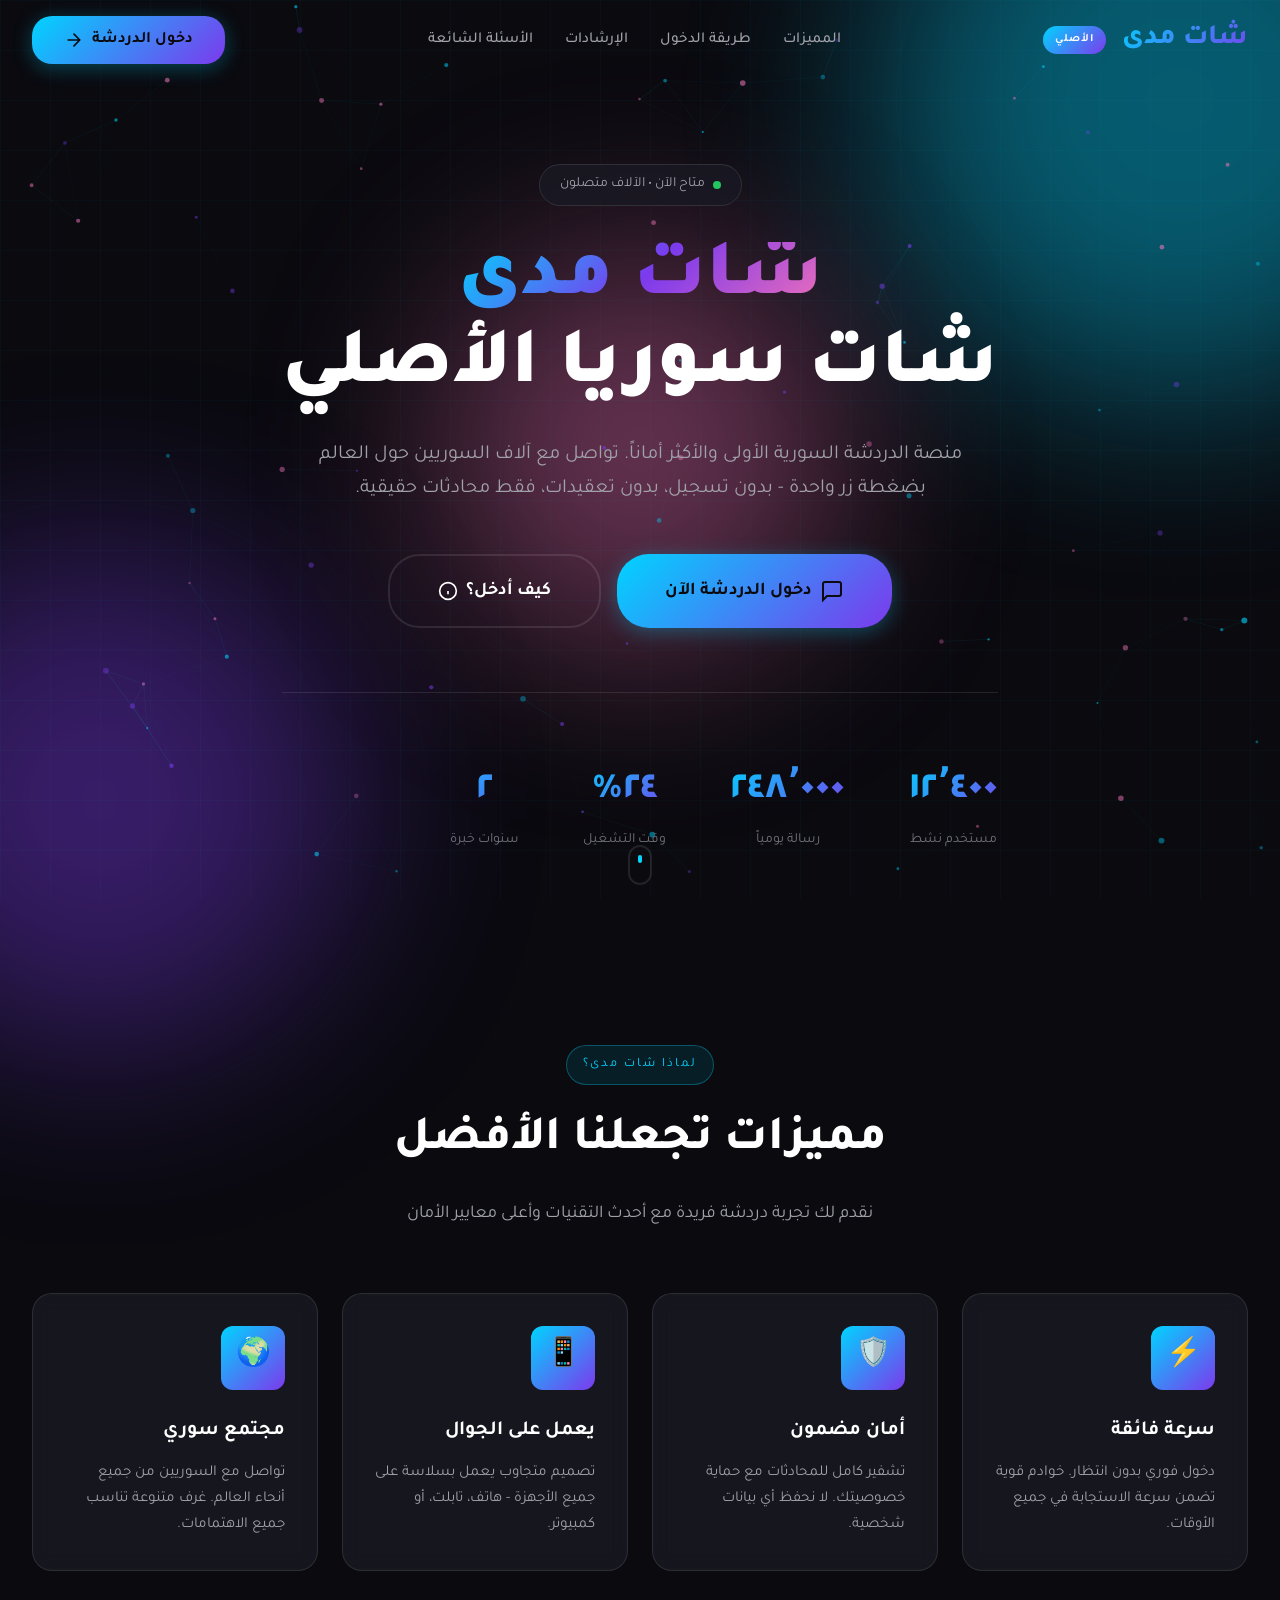
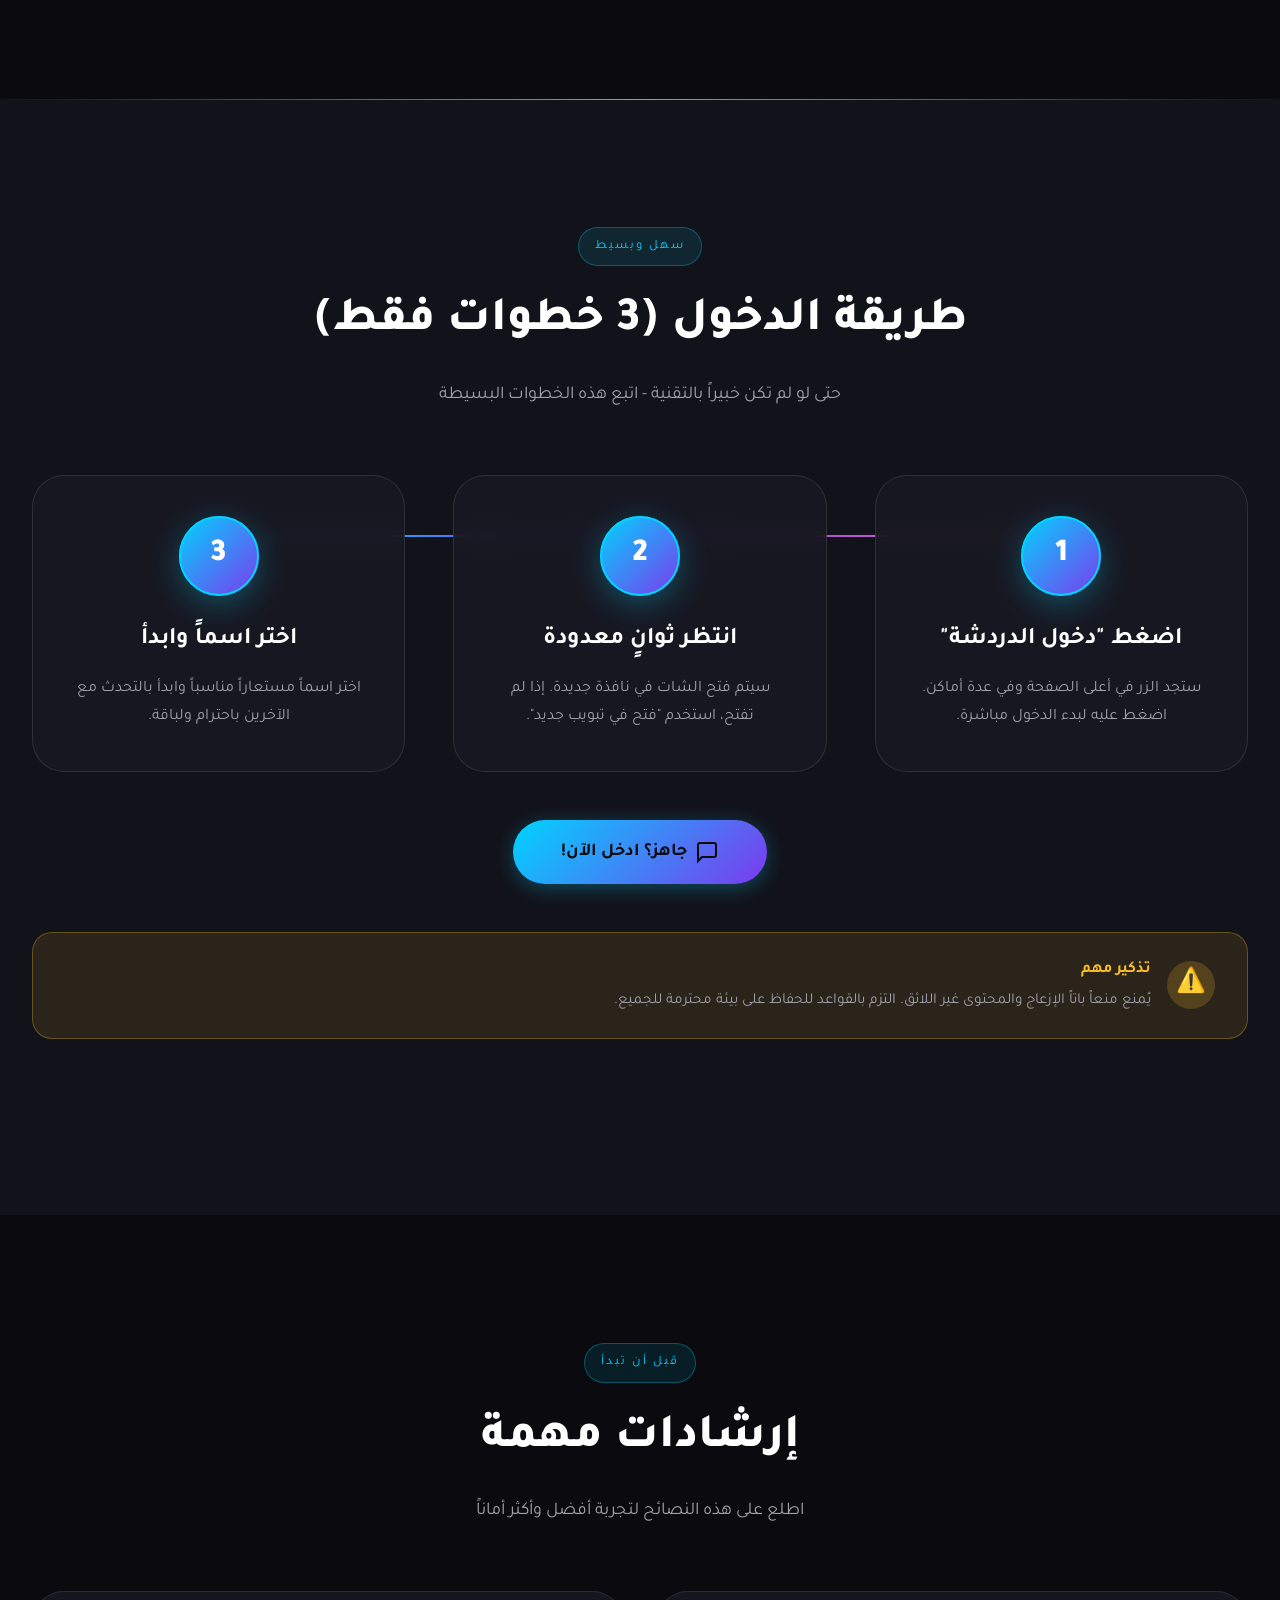
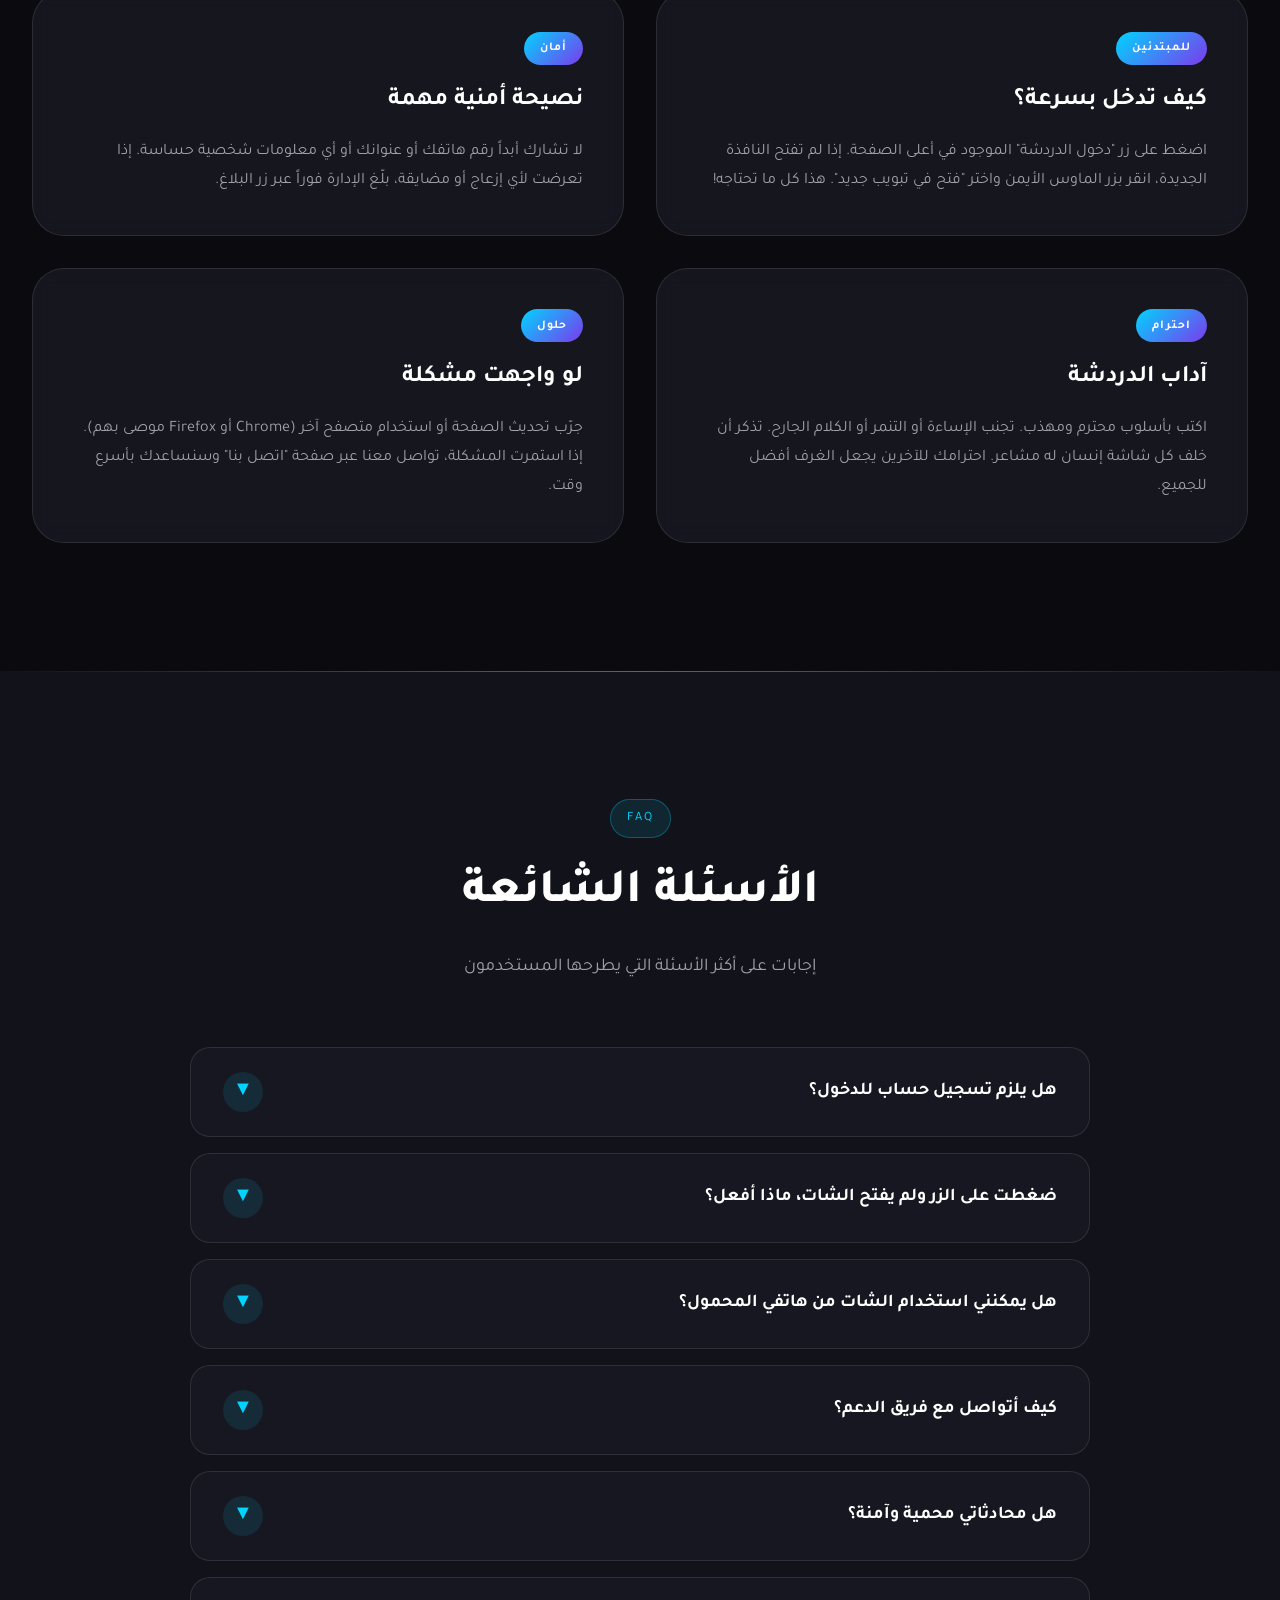
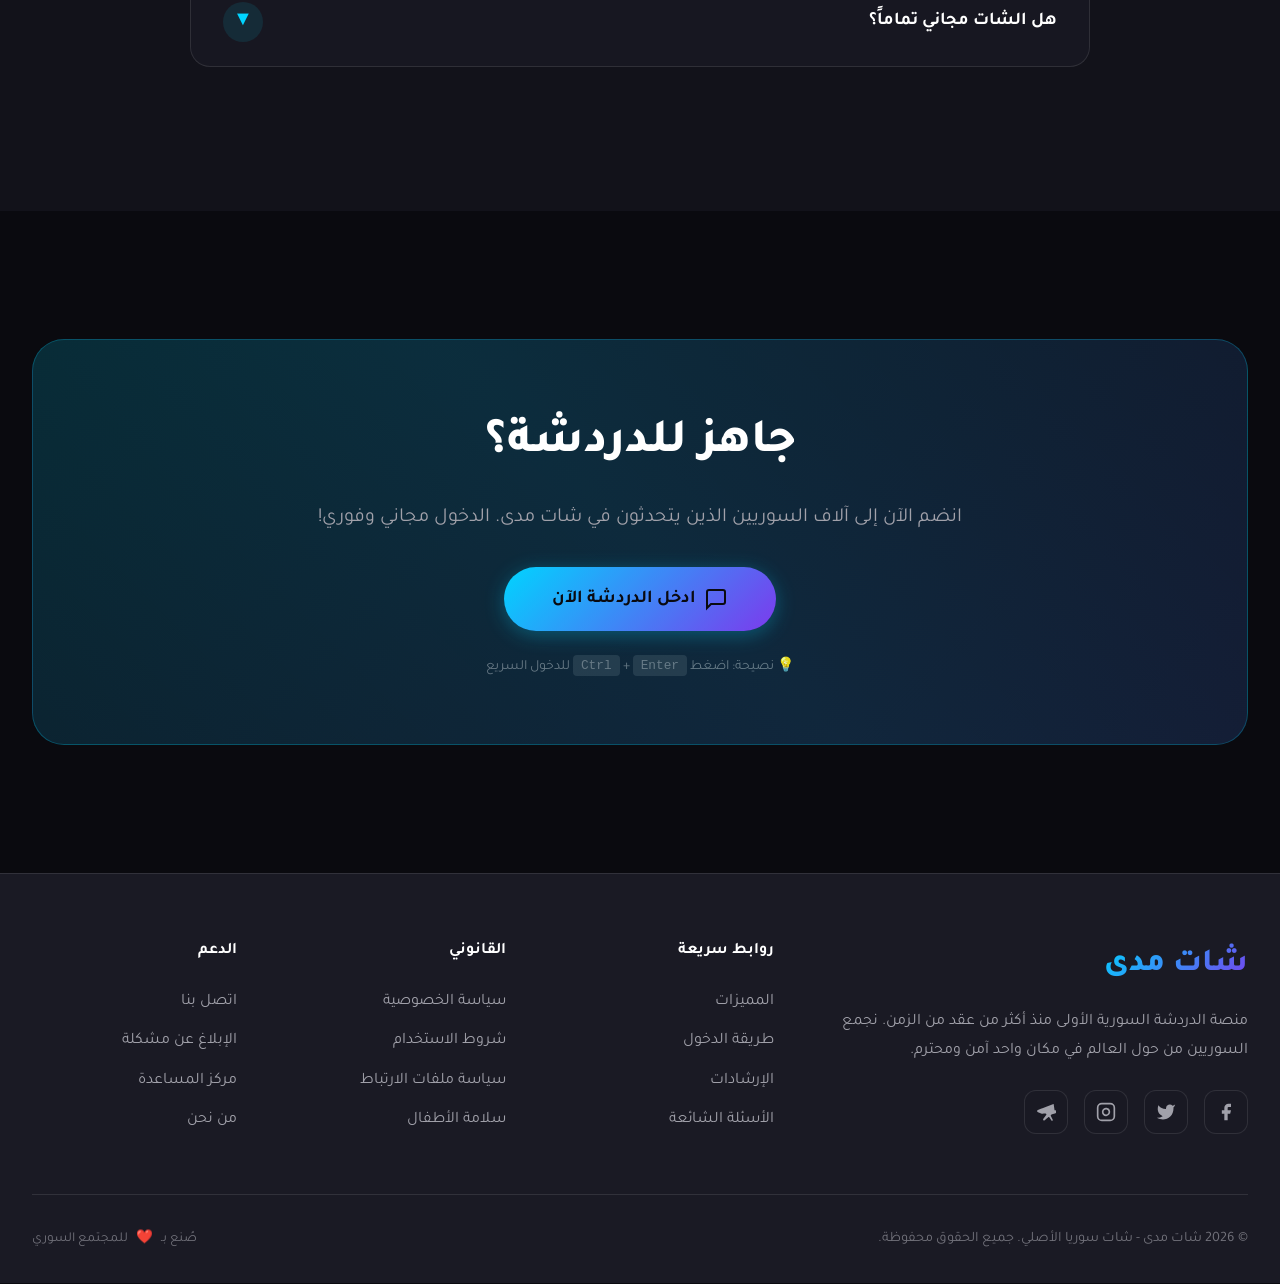
<file: index0.html>
<!DOCTYPE html>
<html lang="ar" dir="rtl">
<head>
    
    
    <meta charset="UTF-8">
    <meta name="viewport" content="width=device-width, initial-scale=1.0">
    
    <!-- العنوان والوصف - SEO -->
    <title>شات مدى – شات سوريا الأصلي – شات دمشق للجوال | دردشة سورية مجانية</title>
    <meta name="description" content="شات مدى - أفضل دردشة سورية مباشرة بدون تسجيل. شات دمشق للجوال مع دخول فوري وآمن. تواصل مع السوريين حول العالم بسهولة وأمان.">
    <meta name="keywords" content="شات مدى, شات سوريا, شات دمشق, دردشة سورية, شات عربي, شات للجوال, دردشة مجانية">
    <meta name="author" content="شات مدى">
    <meta name="robots" content="index, follow">
    
    <!-- Open Graph - للمشاركة على السوشيال ميديا -->
    <meta property="og:title" content="شات مدى – شات سوريا الأصلي">
    <meta property="og:description" content="أفضل دردشة سورية مباشرة بدون تسجيل - دخول فوري وآمن">
    <meta property="og:type" content="website">
    <meta property="og:locale" content="ar_SY">
    
    <!-- Twitter Card -->
    <meta name="twitter:card" content="summary_large_image">
    <meta name="twitter:title" content="شات مدى – شات سوريا الأصلي">
    <meta name="twitter:description" content="أفضل دردشة سورية مباشرة بدون تسجيل">
    
    <!-- الأيقونات والألوان -->
    <meta name="theme-color" content="#0a0a0f">
    <meta name="msapplication-TileColor" content="#0a0a0f">
    
    <!-- الخطوط العربية -->
    <link rel="preconnect" href="https://fonts.googleapis.com">
    <link rel="preconnect" href="https://fonts.gstatic.com" crossorigin>
    <link href="https://fonts.googleapis.com/css2?family=Tajawal:wght@400;500;700;800;900&display=swap" rel="stylesheet">
    
    <!-- ملف الأنماط -->
    <link rel="stylesheet" href="style.css">
</head>
<body>
    <!-- ═══════════════════════════════════════════════════════════════════════════
         شريط التحميل العلوي
         ═══════════════════════════════════════════════════════════════════════════ -->
    <div class="loading-bar"></div>
    
    <!-- ═══════════════════════════════════════════════════════════════════════════
         الخلفيات والتأثيرات البصرية
         ═══════════════════════════════════════════════════════════════════════════ -->
    
    <!-- الكرات المتوهجة -->
    <div class="glow-orb glow-orb-1"></div>
    <div class="glow-orb glow-orb-2"></div>
    <div class="glow-orb glow-orb-3"></div>
    
    <!-- شبكة الخلفية -->
    <div class="grid-background"></div>
    
    <!-- كانفاس الجسيمات -->
    <canvas id="particles-canvas"></canvas>
    
    <!-- ═══════════════════════════════════════════════════════════════════════════
         الهيدر - Header Navigation
         ═══════════════════════════════════════════════════════════════════════════ -->
    <header>
        <div class="header-content">
            <!-- الشعار -->
            <div class="logo-container">
                <a href="#" class="logo">شات مدى</a>
                <span class="logo-badge">الأصلي</span>
            </div>
            
            <!-- التنقل -->
            <nav>
                <a href="#features">المميزات</a>
                <a href="#how-to">طريقة الدخول</a>
                <a href="#guidelines">الإرشادات</a>
                <a href="#faq">الأسئلة الشائعة</a>
            </nav>
            
            <!-- زر الدخول -->
            <button class="btn btn-primary" onclick="enterChat()" data-tooltip="اضغط للدخول المباشر">
                <span>دخول الدردشة</span>
                <svg width="20" height="20" viewBox="0 0 24 24" fill="none" stroke="currentColor" stroke-width="2" stroke-linecap="round" stroke-linejoin="round">
                    <path d="M5 12h14M12 5l7 7-7 7"/>
                </svg>
            </button>
            
            <!-- زر القائمة للهاتف -->
            <button class="mobile-menu-btn" aria-label="القائمة">☰</button>
        </div>
    </header>
    
    <!-- ═══════════════════════════════════════════════════════════════════════════
         المحتوى الرئيسي
         ═══════════════════════════════════════════════════════════════════════════ -->
    <main>
        <!-- ═══════════════════════════════════════════════════════════════════════════
             قسم البطل - Hero Section
             ═══════════════════════════════════════════════════════════════════════════ -->
        <section class="hero">
            <div class="container">
                <!-- شارة الحالة -->
                <div class="hero-badge">
                    <span class="dot"></span>
                    <span>متاح الآن • الآلاف متصلون</span>
                </div>
                
                <!-- العنوان الرئيسي -->
                <h1>
                    <span class="gradient-text">شات مدى</span>
                    <br>
                    شات سوريا الأصلي
                </h1>
                
                <!-- الوصف -->
                <p class="hero-description">
                    منصة الدردشة السورية الأولى والأكثر أماناً. تواصل مع آلاف السوريين حول العالم
                    بضغطة زر واحدة - بدون تسجيل، بدون تعقيدات، فقط محادثات حقيقية.
                </p>
                
                <!-- أزرار العمل -->
                <div class="hero-buttons">
                    <button class="btn btn-primary btn-lg btn-pulse" onclick="enterChat()">
                        <svg width="24" height="24" viewBox="0 0 24 24" fill="none" stroke="currentColor" stroke-width="2">
                            <path d="M21 15a2 2 0 0 1-2 2H7l-4 4V5a2 2 0 0 1 2-2h14a2 2 0 0 1 2 2z"/>
                        </svg>
                        <span>دخول الدردشة الآن</span>
                    </button>
                    <a href="#how-to" class="btn btn-secondary btn-lg">
                        <span>كيف أدخل؟</span>
                        <svg width="20" height="20" viewBox="0 0 24 24" fill="none" stroke="currentColor" stroke-width="2">
                            <circle cx="12" cy="12" r="10"/>
                            <path d="M12 16v-4M12 8h.01"/>
                        </svg>
                    </a>
                </div>
                
                <!-- الإحصائيات -->
                <div class="hero-stats">
                    <div class="stat-item">
                        <div class="stat-number"><span class="counter" data-target="50000">0</span></div>
                        <div class="stat-label">مستخدم نشط</div>
                    </div>
                    <div class="stat-item">
                        <div class="stat-number"><span class="counter" data-target="1000000">0</span></div>
                        <div class="stat-label">رسالة يومياً</div>
                    </div>
                    <div class="stat-item">
                        <div class="stat-number"><span class="counter" data-target="99">0</span>%</div>
                        <div class="stat-label">وقت التشغيل</div>
                    </div>
                    <div class="stat-item">
                        <div class="stat-number"><span class="counter" data-target="10">0</span></div>
                        <div class="stat-label">سنوات خبرة</div>
                    </div>
                </div>
            </div>
            
            <!-- مؤشر التمرير -->
            <div class="scroll-indicator">
                <span></span>
            </div>
        </section>
        
        <!-- ═══════════════════════════════════════════════════════════════════════════
             قسم الميزات - Features Section
             ═══════════════════════════════════════════════════════════════════════════ -->
        <section class="features-section" id="features">
            <div class="container">
                <!-- رأس القسم -->
                <div class="section-header">
                    <span class="section-badge">لماذا شات مدى؟</span>
                    <h2 class="section-title">مميزات تجعلنا الأفضل</h2>
                    <p class="section-description">
                        نقدم لك تجربة دردشة فريدة مع أحدث التقنيات وأعلى معايير الأمان
                    </p>
                </div>
                
                <!-- شبكة الميزات -->
                <div class="features-grid">
                    <!-- الميزة 1 -->
                    <div class="feature-card animate-on-scroll">
                        <div class="feature-icon">⚡</div>
                        <h3 class="feature-title">سرعة فائقة</h3>
                        <p class="feature-description">
                            دخول فوري بدون انتظار. خوادم قوية تضمن سرعة الاستجابة في جميع الأوقات.
                        </p>
                    </div>
                    
                    <!-- الميزة 2 -->
                    <div class="feature-card animate-on-scroll">
                        <div class="feature-icon">🛡️</div>
                        <h3 class="feature-title">أمان مضمون</h3>
                        <p class="feature-description">
                            تشفير كامل للمحادثات مع حماية خصوصيتك. لا نحفظ أي بيانات شخصية.
                        </p>
                    </div>
                    
                    <!-- الميزة 3 -->
                    <div class="feature-card animate-on-scroll">
                        <div class="feature-icon">📱</div>
                        <h3 class="feature-title">يعمل على الجوال</h3>
                        <p class="feature-description">
                            تصميم متجاوب يعمل بسلاسة على جميع الأجهزة - هاتف، تابلت، أو كمبيوتر.
                        </p>
                    </div>
                    
                    <!-- الميزة 4 -->
                    <div class="feature-card animate-on-scroll">
                        <div class="feature-icon">🌍</div>
                        <h3 class="feature-title">مجتمع سوري</h3>
                        <p class="feature-description">
                            تواصل مع السوريين من جميع أنحاء العالم. غرف متنوعة تناسب جميع الاهتمامات.
                        </p>
                    </div>
                </div>
            </div>
        </section>
        
        <!-- ═══════════════════════════════════════════════════════════════════════════
             قسم كيفية الدخول - How To Section
             ═══════════════════════════════════════════════════════════════════════════ -->
        <section class="how-to-section" id="how-to">
            <div class="container">
                <!-- رأس القسم -->
                <div class="section-header">
                    <span class="section-badge">سهل وبسيط</span>
                    <h2 class="section-title">طريقة الدخول (3 خطوات فقط)</h2>
                    <p class="section-description">
                        حتى لو لم تكن خبيراً بالتقنية - اتبع هذه الخطوات البسيطة
                    </p>
                </div>
                
                <!-- الخطوات -->
                <div class="steps-container">
                    <!-- الخطوة 1 -->
                    <div class="step-card animate-on-scroll">
                        <div class="step-number">1</div>
                        <h3 class="step-title">اضغط "دخول الدردشة"</h3>
                        <p class="step-description">
                            ستجد الزر في أعلى الصفحة وفي عدة أماكن. اضغط عليه لبدء الدخول مباشرة.
                        </p>
                    </div>
                    
                    <!-- الخطوة 2 -->
                    <div class="step-card animate-on-scroll">
                        <div class="step-number">2</div>
                        <h3 class="step-title">انتظر ثوانٍ معدودة</h3>
                        <p class="step-description">
                            سيتم فتح الشات في نافذة جديدة. إذا لم تفتح، استخدم "فتح في تبويب جديد".
                        </p>
                    </div>
                    
                    <!-- الخطوة 3 -->
                    <div class="step-card animate-on-scroll">
                        <div class="step-number">3</div>
                        <h3 class="step-title">اختر اسماً وابدأ</h3>
                        <p class="step-description">
                            اختر اسماً مستعاراً مناسباً وابدأ بالتحدث مع الآخرين باحترام ولباقة.
                        </p>
                    </div>
                </div>
                
                <!-- زر الدخول -->
                <div style="text-align: center; margin-top: 3rem;">
                    <button class="btn btn-primary btn-lg" onclick="enterChat()">
                        <svg width="24" height="24" viewBox="0 0 24 24" fill="none" stroke="currentColor" stroke-width="2">
                            <path d="M21 15a2 2 0 0 1-2 2H7l-4 4V5a2 2 0 0 1 2-2h14a2 2 0 0 1 2 2z"/>
                        </svg>
                        <span>جاهز؟ ادخل الآن!</span>
                    </button>
                </div>
                
                <!-- تنبيه مهم -->
                <div class="alert">
                    <div class="alert-icon">⚠️</div>
                    <div class="alert-content">
                        <div class="alert-title">تذكير مهم</div>
                        <p class="alert-text">
                            يُمنع منعاً باتاً الإزعاج والمحتوى غير اللائق. التزم بالقواعد للحفاظ على بيئة محترمة للجميع.
                        </p>
                    </div>
                </div>
            </div>
        </section>
        
        <!-- ═══════════════════════════════════════════════════════════════════════════
             قسم الإرشادات - Guidelines Section
             ═══════════════════════════════════════════════════════════════════════════ -->
        <section class="guidelines-section" id="guidelines">
            <div class="container">
                <!-- رأس القسم -->
                <div class="section-header">
                    <span class="section-badge">قبل أن تبدأ</span>
                    <h2 class="section-title">إرشادات مهمة</h2>
                    <p class="section-description">
                        اطلع على هذه النصائح لتجربة أفضل وأكثر أماناً
                    </p>
                </div>
                
                <!-- شبكة الإرشادات -->
                <div class="guidelines-grid">
                    <!-- إرشاد 1 -->
                    <div class="guideline-card animate-on-scroll">
                        <span class="guideline-badge">للمبتدئين</span>
                        <h3 class="guideline-title">كيف تدخل بسرعة؟</h3>
                        <p class="guideline-text">
                            اضغط على زر "دخول الدردشة" الموجود في أعلى الصفحة. إذا لم تفتح النافذة الجديدة، 
                            انقر بزر الماوس الأيمن واختر "فتح في تبويب جديد". هذا كل ما تحتاجه!
                        </p>
                    </div>
                    
                    <!-- إرشاد 2 -->
                    <div class="guideline-card animate-on-scroll">
                        <span class="guideline-badge">أمان</span>
                        <h3 class="guideline-title">نصيحة أمنية مهمة</h3>
                        <p class="guideline-text">
                            لا تشارك أبداً رقم هاتفك أو عنوانك أو أي معلومات شخصية حساسة. 
                            إذا تعرضت لأي إزعاج أو مضايقة، بلّغ الإدارة فوراً عبر زر البلاغ.
                        </p>
                    </div>
                    
                    <!-- إرشاد 3 -->
                    <div class="guideline-card animate-on-scroll">
                        <span class="guideline-badge">احترام</span>
                        <h3 class="guideline-title">آداب الدردشة</h3>
                        <p class="guideline-text">
                            اكتب بأسلوب محترم ومهذب. تجنب الإساءة أو التنمر أو الكلام الجارح.
                            تذكر أن خلف كل شاشة إنسان له مشاعر. احترامك للآخرين يجعل الغرف أفضل للجميع.
                        </p>
                    </div>
                    
                    <!-- إرشاد 4 -->
                    <div class="guideline-card animate-on-scroll">
                        <span class="guideline-badge">حلول</span>
                        <h3 class="guideline-title">لو واجهت مشكلة</h3>
                        <p class="guideline-text">
                            جرّب تحديث الصفحة أو استخدام متصفح آخر (Chrome أو Firefox موصى بهم). 
                            إذا استمرت المشكلة، تواصل معنا عبر صفحة "اتصل بنا" وسنساعدك بأسرع وقت.
                        </p>
                    </div>
                </div>
            </div>
        </section>
        
        <!-- ═══════════════════════════════════════════════════════════════════════════
             قسم الأسئلة الشائعة - FAQ Section
             ═══════════════════════════════════════════════════════════════════════════ -->
        <section class="faq-section" id="faq">
            <div class="container">
                <!-- رأس القسم -->
                <div class="section-header">
                    <span class="section-badge">FAQ</span>
                    <h2 class="section-title">الأسئلة الشائعة</h2>
                    <p class="section-description">
                        إجابات على أكثر الأسئلة التي يطرحها المستخدمون
                    </p>
                </div>
                
                <!-- قائمة الأسئلة -->
                <div class="faq-container">
                    <!-- سؤال 1 -->
                    <div class="faq-item animate-on-scroll">
                        <div class="faq-question">
                            <h3>هل يلزم تسجيل حساب للدخول؟</h3>
                            <span class="faq-icon">▼</span>
                        </div>
                        <div class="faq-answer">
                            <div class="faq-answer-content">
                                لا، شات مدى لا يتطلب أي تسجيل على الإطلاق. فقط اضغط على زر "دخول الدردشة"، 
                                اختر اسماً مستعاراً يعجبك، وابدأ الحديث فوراً. نحن نؤمن بالبساطة والسرعة!
                            </div>
                        </div>
                    </div>
                    
                    <!-- سؤال 2 -->
                    <div class="faq-item animate-on-scroll">
                        <div class="faq-question">
                            <h3>ضغطت على الزر ولم يفتح الشات، ماذا أفعل؟</h3>
                            <span class="faq-icon">▼</span>
                        </div>
                        <div class="faq-answer">
                            <div class="faq-answer-content">
                                هناك عدة حلول: أولاً، جرّب النقر بزر الماوس الأيمن على الزر واختر "فتح في تبويب جديد".
                                ثانياً، تأكد من أن متصفحك لا يحجب النوافذ المنبثقة. ثالثاً، حدّث الصفحة وحاول مرة أخرى.
                                إذا استمرت المشكلة، جرّب متصفحاً آخر مثل Chrome أو Firefox.
                            </div>
                        </div>
                    </div>
                    
                    <!-- سؤال 3 -->
                    <div class="faq-item animate-on-scroll">
                        <div class="faq-question">
                            <h3>هل يمكنني استخدام الشات من هاتفي المحمول؟</h3>
                            <span class="faq-icon">▼</span>
                        </div>
                        <div class="faq-answer">
                            <div class="faq-answer-content">
                                نعم بالتأكيد! شات مدى مصمم ليعمل بشكل ممتاز على جميع الأجهزة. سواء كنت تستخدم
                                هاتف Android أو iPhone، تابلت، أو كمبيوتر - ستحصل على تجربة سلسة ومريحة.
                                الموقع يتكيف تلقائياً مع حجم شاشتك.
                            </div>
                        </div>
                    </div>
                    
                    <!-- سؤال 4 -->
                    <div class="faq-item animate-on-scroll">
                        <div class="faq-question">
                            <h3>كيف أتواصل مع فريق الدعم؟</h3>
                            <span class="faq-icon">▼</span>
                        </div>
                        <div class="faq-answer">
                            <div class="faq-answer-content">
                                يمكنك التواصل معنا بعدة طرق: استخدم صفحة "اتصل بنا" الموجودة في أسفل الصفحة،
                                أو أرسل رسالة للمشرفين داخل الدردشة، أو تواصل معنا عبر وسائل التواصل الاجتماعي.
                                فريقنا متواجد على مدار الساعة لمساعدتك.
                            </div>
                        </div>
                    </div>
                    
                    <!-- سؤال 5 -->
                    <div class="faq-item animate-on-scroll">
                        <div class="faq-question">
                            <h3>هل محادثاتي محمية وآمنة؟</h3>
                            <span class="faq-icon">▼</span>
                        </div>
                        <div class="faq-answer">
                            <div class="faq-answer-content">
                                نعم، نحن نأخذ خصوصيتك على محمل الجد. نستخدم تشفير SSL لحماية اتصالك،
                                ولا نحفظ محادثاتك الخاصة. كما أن فريق الإشراف يعمل على مدار الساعة
                                لضمان بيئة آمنة ومحترمة لجميع المستخدمين.
                            </div>
                        </div>
                    </div>
                    
                    <!-- سؤال 6 -->
                    <div class="faq-item animate-on-scroll">
                        <div class="faq-question">
                            <h3>هل الشات مجاني تماماً؟</h3>
                            <span class="faq-icon">▼</span>
                        </div>
                        <div class="faq-answer">
                            <div class="faq-answer-content">
                                نعم، شات مدى مجاني 100% ولن يتغير ذلك أبداً. نحن نؤمن بأن التواصل
                                حق للجميع. لا توجد رسوم مخفية، لا اشتراكات، ولا إعلانات مزعجة.
                                استمتع بالدردشة بحرية تامة!
                            </div>
                        </div>
                    </div>
                </div>
            </div>
        </section>
        
        <!-- ═══════════════════════════════════════════════════════════════════════════
             قسم الدعوة للعمل - CTA Section
             ═══════════════════════════════════════════════════════════════════════════ -->
        <section class="cta-section">
            <div class="container">
                <div class="cta-card">
                    <h2 class="cta-title">جاهز للدردشة؟</h2>
                    <p class="cta-description">
                        انضم الآن إلى آلاف السوريين الذين يتحدثون في شات مدى. الدخول مجاني وفوري!
                    </p>
                    <button class="btn btn-primary btn-lg btn-pulse" onclick="enterChat()">
                        <svg width="24" height="24" viewBox="0 0 24 24" fill="none" stroke="currentColor" stroke-width="2">
                            <path d="M21 15a2 2 0 0 1-2 2H7l-4 4V5a2 2 0 0 1 2-2h14a2 2 0 0 1 2 2z"/>
                        </svg>
                        <span>ادخل الدردشة الآن</span>
                    </button>
                    <p style="margin-top: 1.5rem; font-size: 0.875rem; color: var(--text-muted);">
                        💡 نصيحة: اضغط <kbd style="background: rgba(255,255,255,0.1); padding: 0.2rem 0.5rem; border-radius: 4px; font-size: 0.8rem;">Ctrl</kbd> + <kbd style="background: rgba(255,255,255,0.1); padding: 0.2rem 0.5rem; border-radius: 4px; font-size: 0.8rem;">Enter</kbd> للدخول السريع
                    </p>
                </div>
            </div>
        </section>
    </main>
    
    <!-- ═══════════════════════════════════════════════════════════════════════════
         الفوتر - Footer
         ═══════════════════════════════════════════════════════════════════════════ -->
    <footer>
        <div class="container">
            <div class="footer-content">
                <!-- عمود العلامة التجارية -->
                <div class="footer-brand">
                    <a href="#" class="logo">شات مدى</a>
                    <p class="footer-description">
                        منصة الدردشة السورية الأولى منذ أكثر من عقد من الزمن. 
                        نجمع السوريين من حول العالم في مكان واحد آمن ومحترم.
                    </p>
                    <div class="footer-social">
                        <a href="#" class="social-link" aria-label="فيسبوك">
                            <svg width="20" height="20" viewBox="0 0 24 24" fill="currentColor">
                                <path d="M18 2h-3a5 5 0 0 0-5 5v3H7v4h3v8h4v-8h3l1-4h-4V7a1 1 0 0 1 1-1h3z"/>
                            </svg>
                        </a>
                        <a href="#" class="social-link" aria-label="تويتر">
                            <svg width="20" height="20" viewBox="0 0 24 24" fill="currentColor">
                                <path d="M23 3a10.9 10.9 0 0 1-3.14 1.53 4.48 4.48 0 0 0-7.86 3v1A10.66 10.66 0 0 1 3 4s-4 9 5 13a11.64 11.64 0 0 1-7 2c9 5 20 0 20-11.5a4.5 4.5 0 0 0-.08-.83A7.72 7.72 0 0 0 23 3z"/>
                            </svg>
                        </a>
                        <a href="#" class="social-link" aria-label="انستغرام">
                            <svg width="20" height="20" viewBox="0 0 24 24" fill="none" stroke="currentColor" stroke-width="2">
                                <rect x="2" y="2" width="20" height="20" rx="5" ry="5"/>
                                <path d="M16 11.37A4 4 0 1 1 12.63 8 4 4 0 0 1 16 11.37z"/>
                                <line x1="17.5" y1="6.5" x2="17.51" y2="6.5"/>
                            </svg>
                        </a>
                        <a href="#" class="social-link" aria-label="تيليجرام">
                            <svg width="20" height="20" viewBox="0 0 24 24" fill="currentColor">
                                <path d="M21.198 2.433a2.242 2.242 0 0 0-1.022.215l-8.609 3.33c-2.068.8-4.133 1.598-5.724 2.21a405.15 405.15 0 0 1-2.849 1.09c-.42.147-.99.332-1.473.901-.728.855.053 1.7.938 2.094.98.438 2.02.826 2.972 1.185.477.18.973.353 1.478.521.3.1.622.155.948.142 1.16-.045 2.322-.09 3.47-.182.42-.035.83.188 1.01.57.176.381.125.828-.13 1.163l-2.247 2.943c-.307.402-.614.803-.92 1.205-.23.3-.395.645-.48 1.017-.054.235-.027.491.074.715.101.224.273.408.49.527.434.239.975.188 1.346-.13l3.047-2.61c.373-.32.745-.638 1.118-.956.23-.197.54-.285.843-.24.303.046.572.219.736.474l2.27 3.55c.126.197.327.337.56.393.233.056.48.024.69-.09a.97.97 0 0 0 .413-.49c.046-.193.026-.397-.057-.575l-2.235-4.75c-.162-.345-.156-.744.016-1.084.172-.34.474-.59.835-.69 1.026-.283 2.058-.555 3.088-.831.478-.128.949-.276 1.412-.44a2.63 2.63 0 0 0 1.172-.862c.274-.385.378-.864.29-1.329a1.972 1.972 0 0 0-.753-1.18c-.459-.352-1.054-.502-1.64-.414L21.199 2.434z"/>
                            </svg>
                        </a>
                    </div>
                </div>
                
                <!-- عمود الروابط السريعة -->
                <div class="footer-column">
                    <h4>روابط سريعة</h4>
                    <ul class="footer-links">
                        <li><a href="#features">المميزات</a></li>
                        <li><a href="#how-to">طريقة الدخول</a></li>
                        <li><a href="#guidelines">الإرشادات</a></li>
                        <li><a href="#faq">الأسئلة الشائعة</a></li>
                    </ul>
                </div>
                
                <!-- عمود القانوني -->
                <div class="footer-column">
                    <h4>القانوني</h4>
                    <ul class="footer-links">
                        <li><a href="#">سياسة الخصوصية</a></li>
                        <li><a href="#">شروط الاستخدام</a></li>
                        <li><a href="#">سياسة ملفات الارتباط</a></li>
                        <li><a href="#">سلامة الأطفال</a></li>
                    </ul>
                </div>
                
                <!-- عمود الدعم -->
                <div class="footer-column">
                    <h4>الدعم</h4>
                    <ul class="footer-links">
                        <li><a href="#">اتصل بنا</a></li>
                        <li><a href="#">الإبلاغ عن مشكلة</a></li>
                        <li><a href="#">مركز المساعدة</a></li>
                        <li><a href="#">من نحن</a></li>
                    </ul>
                </div>
            </div>
            
            <!-- الشريط السفلي -->
            <div class="footer-bottom">
                <p class="copyright">
                    © 2026 شات مدى - شات سوريا الأصلي. جميع الحقوق محفوظة.
                </p>
                <div class="footer-tech">
                    صُنع بـ <span>❤️</span> للمجتمع السوري
                </div>
            </div>
        </div>
    </footer>
    
    <!-- ═══════════════════════════════════════════════════════════════════════════
         ملف الجافاسكريبت
         ═══════════════════════════════════════════════════════════════════════════ -->
    <script src="javascript.js"></script>
</body>
</html>
</file>
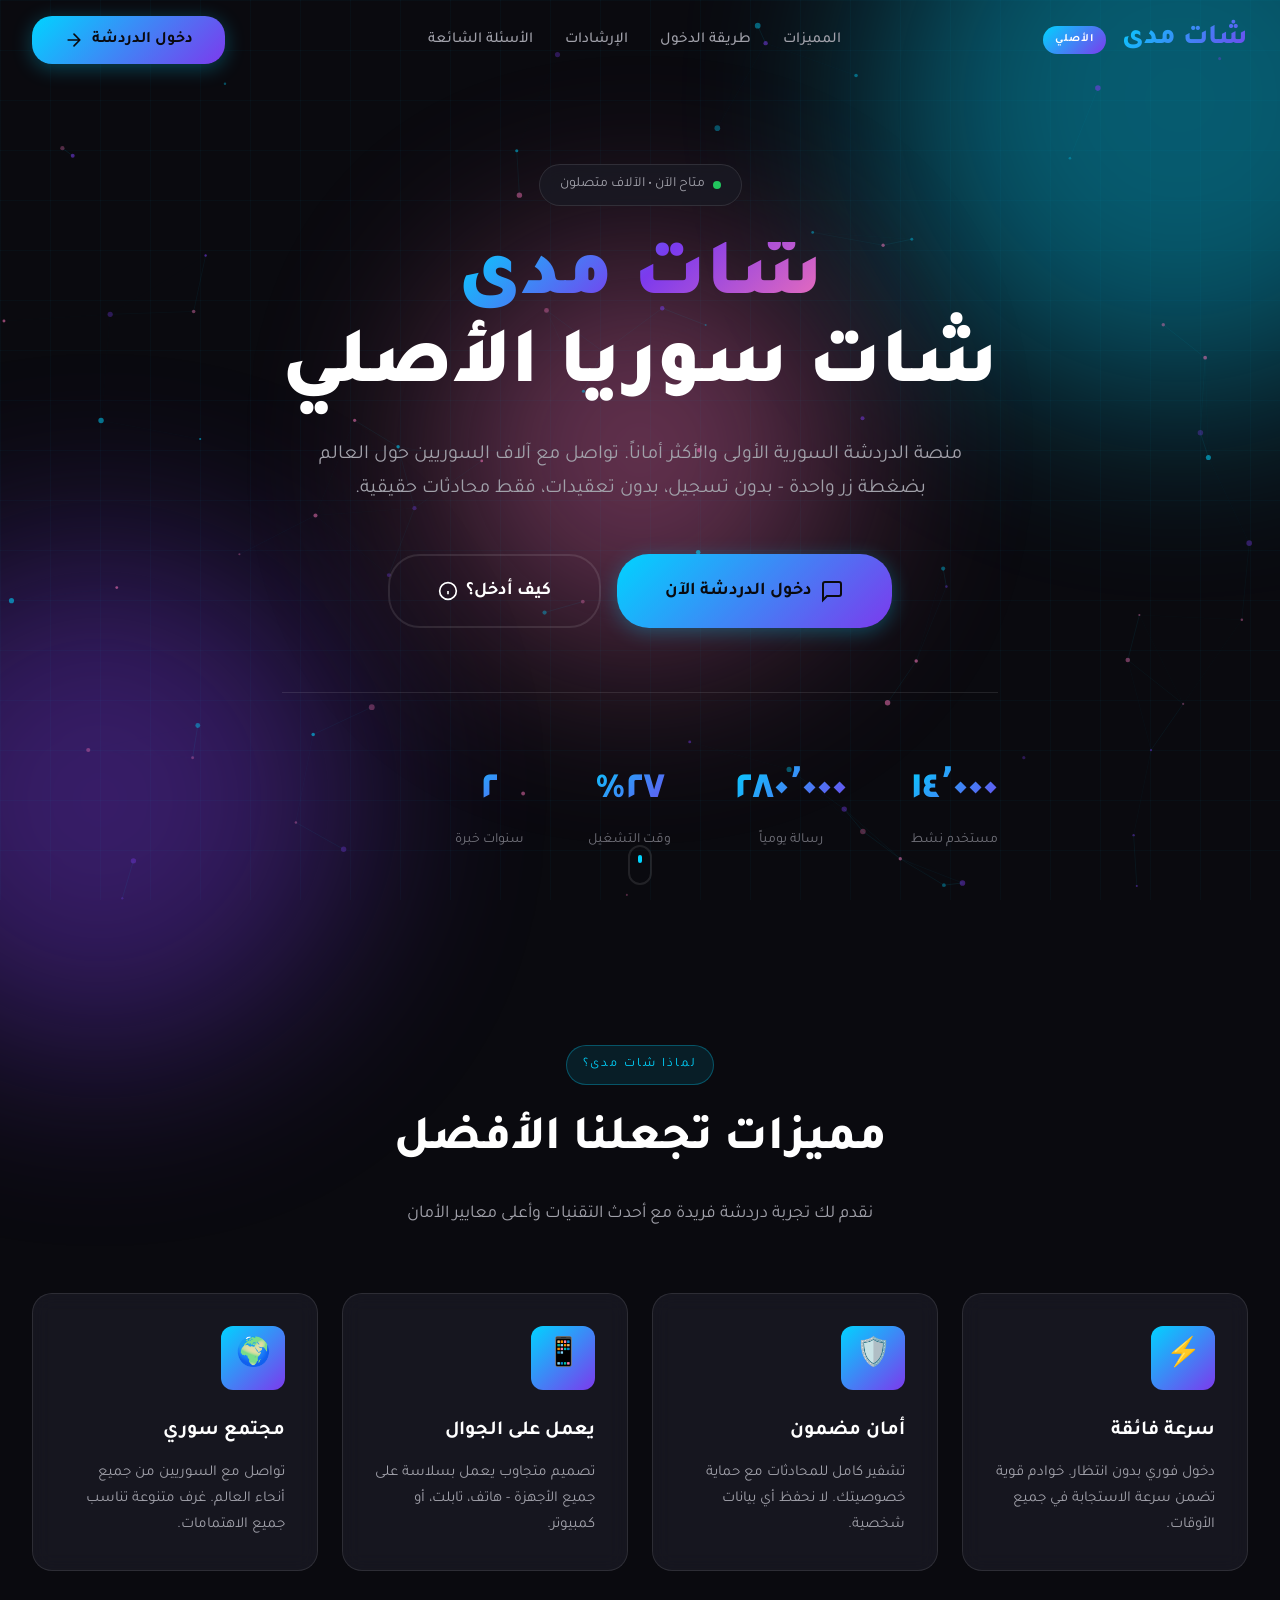
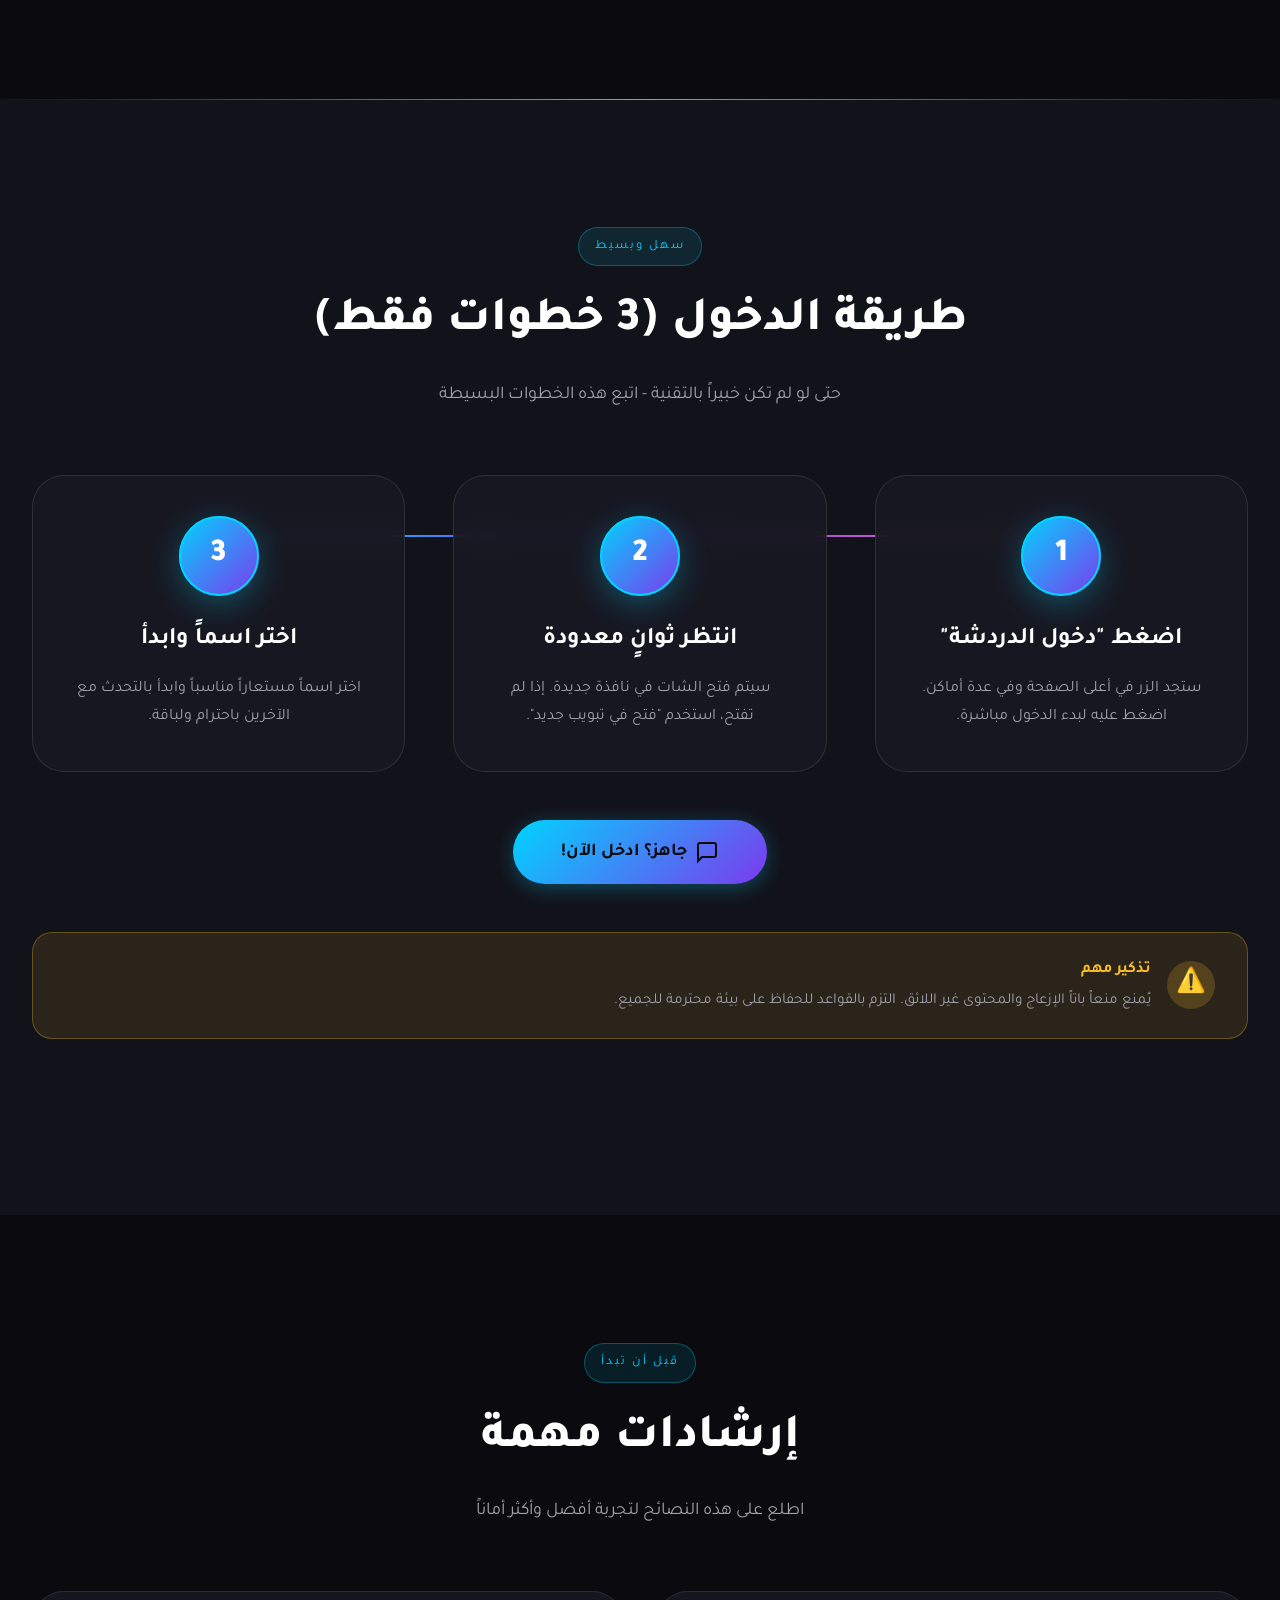
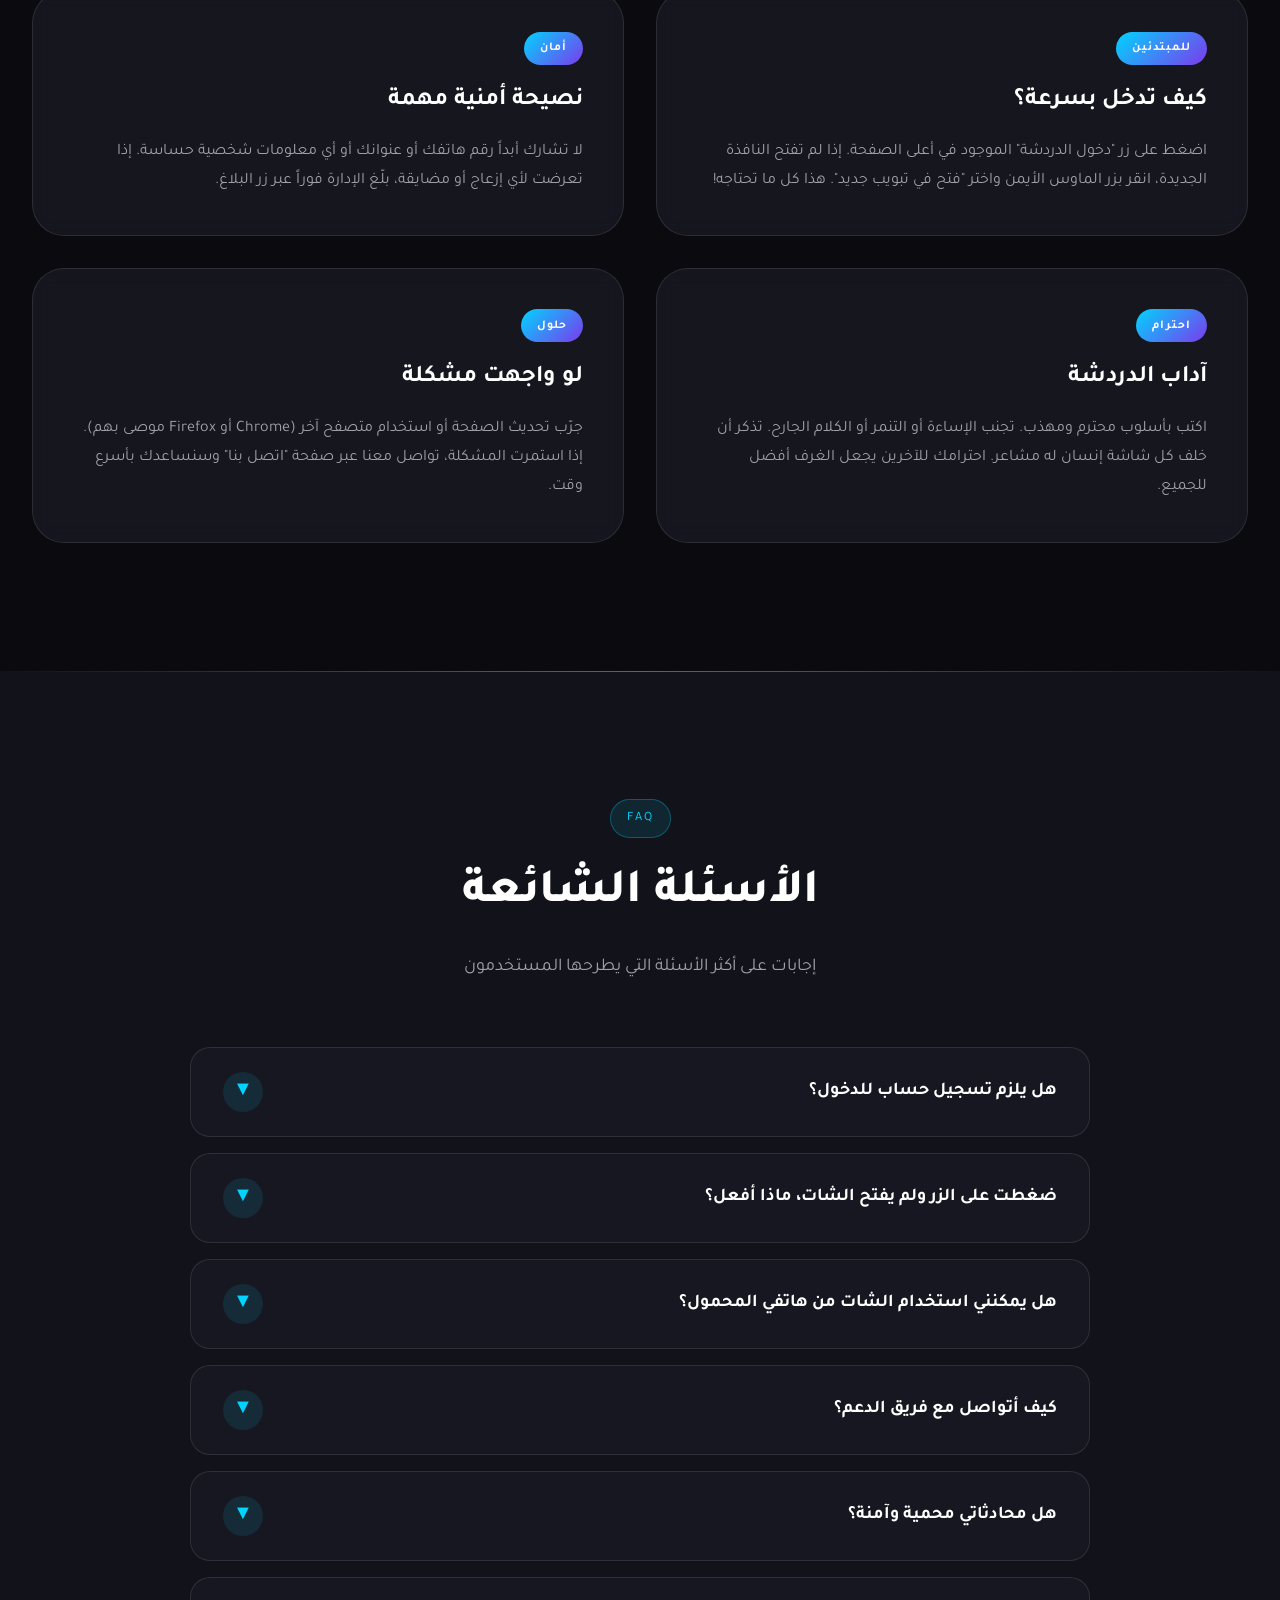
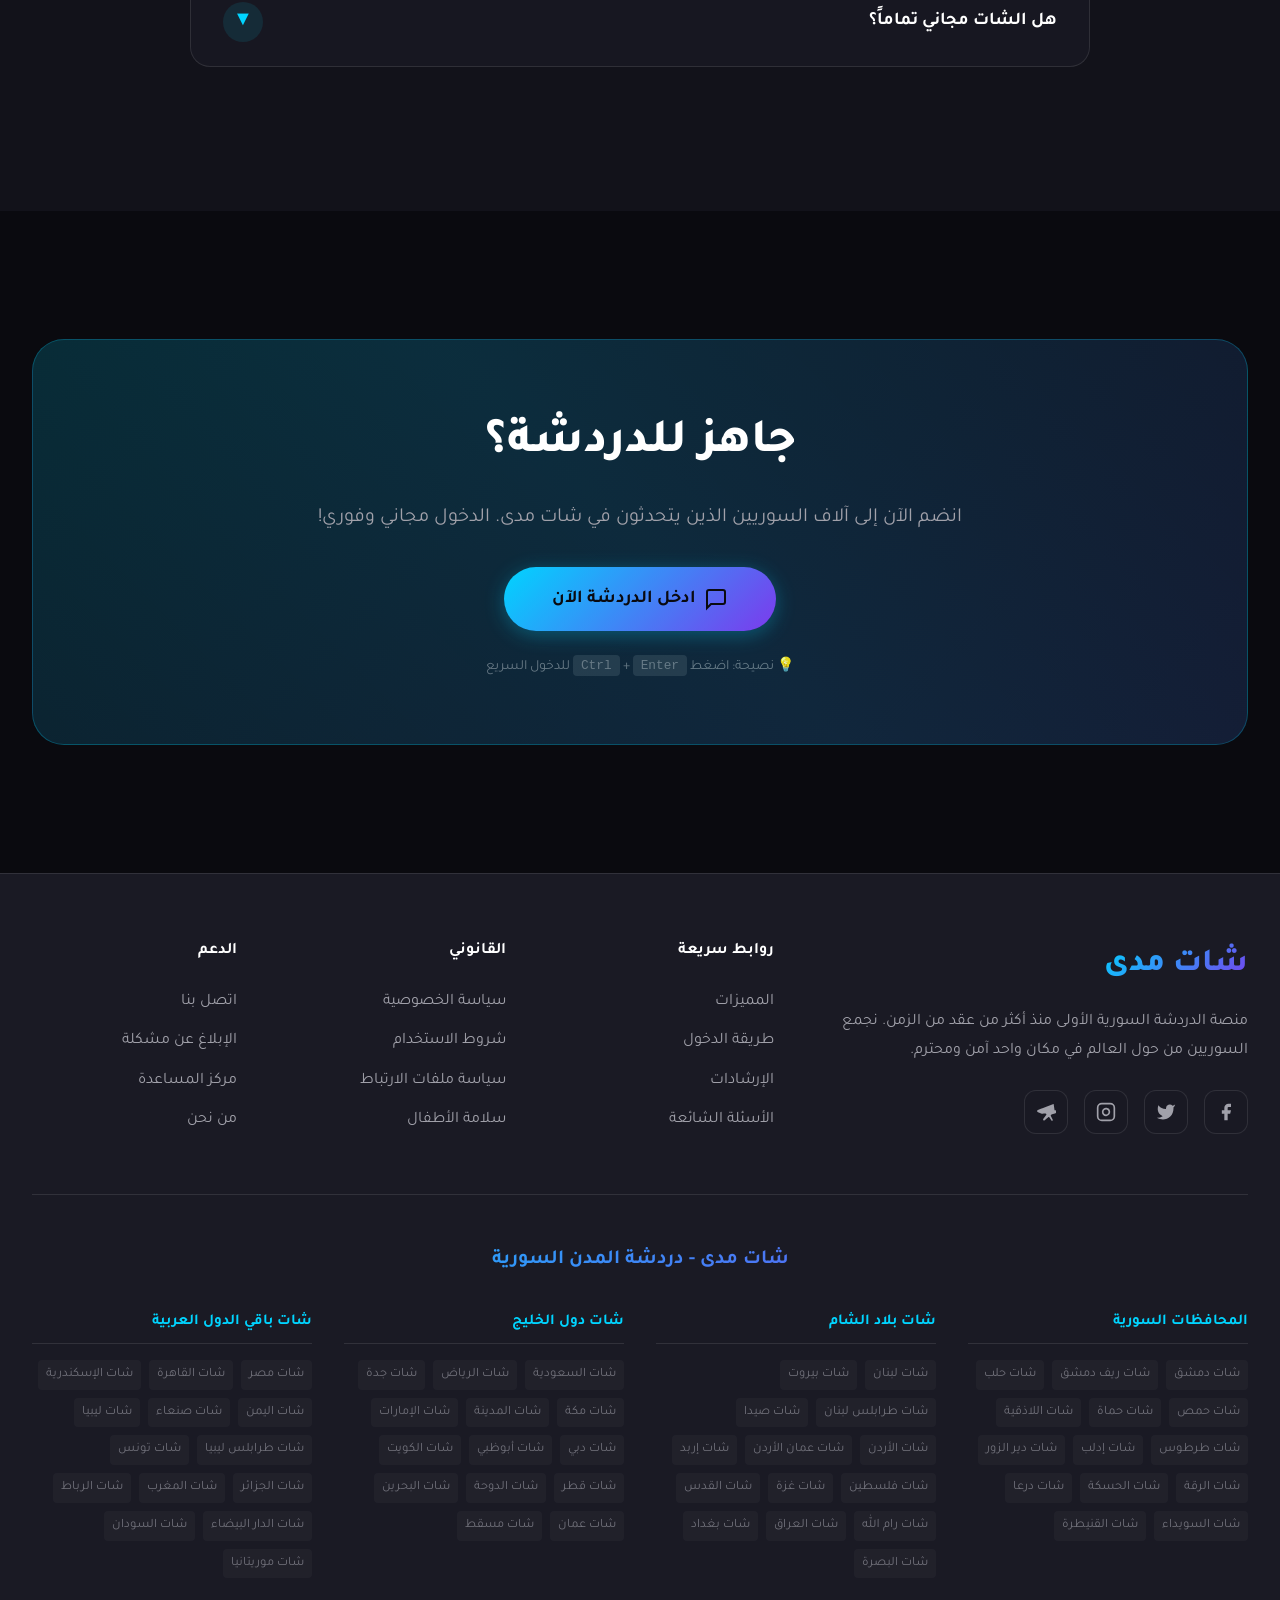
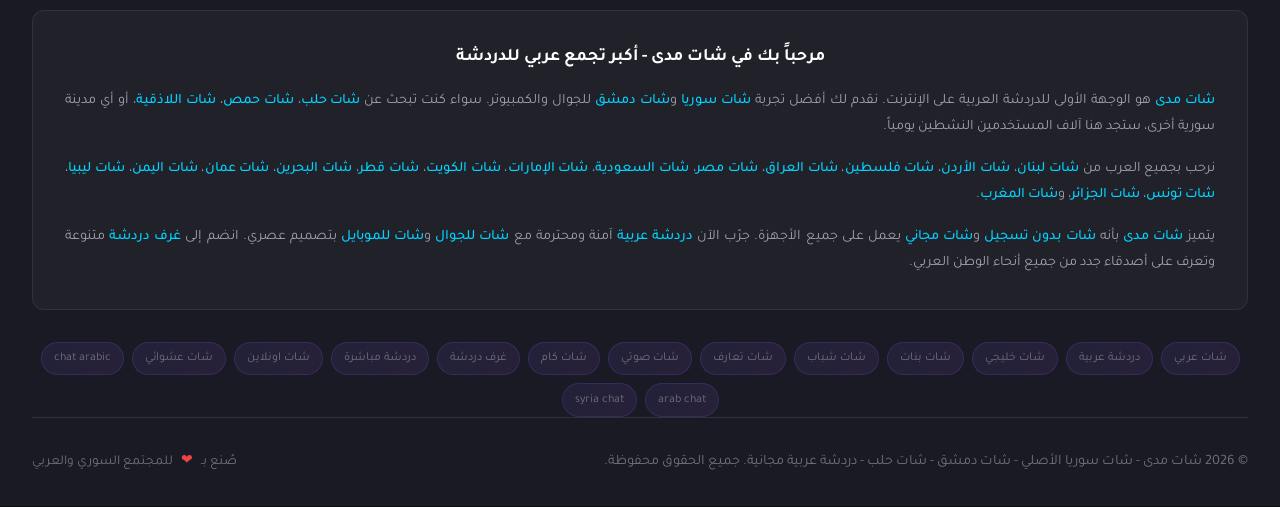
<file: inndex.html>
<!DOCTYPE html>
<html lang="ar" dir="rtl">
<head>
    <!--
    ═══════════════════════════════════════════════════════════════════════════
    شات مدى - شات سوريا الأصلي - شات دمشق للجوال
    ═══════════════════════════════════════════════════════════════════════════
    
    🎨 الملفات المستخدمة:
    ├── welcome.html   → الهيكل الرئيسي (HTML5 Semantic)
    ├── style.css      → الأنماط والتصميم (CSS3 Modern)
    └── javascript.js  → التفاعلية والرسوم (ES6+ JavaScript)
    
    ✨ الميزات:
    • نظام جسيمات متحرك (Particle System)
    • تأثيرات الزجاج الضبابي (Glassmorphism)
    • رسوم متحركة عند التمرير (Scroll Animations)
    • تصميم متجاوب بالكامل (Fully Responsive)
    • تحسين محركات البحث (SEO Optimized)
    
    ═══════════════════════════════════════════════════════════════════════════
    -->
    
    <meta charset="UTF-8">
    <meta name="viewport" content="width=device-width, initial-scale=1.0">
    
    <!-- ═══════════════════════════════════════════════════════════════════════════
         SEO - تحسين محركات البحث الشامل
         ═══════════════════════════════════════════════════════════════════════════ -->
    
    <!-- العنوان الرئيسي - Primary Title -->
    <title>شات مدى – شات سوريا الأصلي – شات دمشق للجوال | دردشة عربية مجانية بدون تسجيل</title>
    
    <!-- الوصف الرئيسي - Primary Description -->
    <meta name="description" content="شات مدى - أكبر دردشة سورية عربية مباشرة بدون تسجيل. شات دمشق، شات حلب، شات حمص، شات اللاذقية للجوال. دخول فوري وآمن للشات. تواصل مع العرب من سوريا، لبنان، الأردن، فلسطين، العراق، مصر، السعودية، الإمارات، الكويت، قطر، البحرين، عمان، اليمن، ليبيا، تونس، الجزائر، المغرب. أفضل موقع دردشة عربي مجاني.">
    
    <!-- الكلمات المفتاحية الشاملة - Comprehensive Keywords -->
    <meta name="keywords" content="
        شات مدى, شات سوريا, شات دمشق, شات حلب, شات حمص, شات حماة, شات اللاذقية, شات طرطوس, شات إدلب, شات دير الزور, شات الرقة, شات الحسكة, شات درعا, شات السويداء, شات القنيطرة, شات ريف دمشق,
        شات لبنان, شات بيروت, شات طرابلس, شات صيدا, شات صور, شات جبيل, شات زحلة, شات جونيه,
        شات الأردن, شات عمان, شات إربد, شات الزرقاء, شات العقبة,
        شات فلسطين, شات غزة, شات القدس, شات رام الله, شات نابلس, شات الخليل, شات بيت لحم,
        شات العراق, شات بغداد, شات البصرة, شات الموصل, شات أربيل, شات كربلاء, شات النجف,
        شات مصر, شات القاهرة, شات الإسكندرية, شات الجيزة, شات بورسعيد, شات السويس,
        شات السعودية, شات الرياض, شات جدة, شات مكة, شات المدينة, شات الدمام, شات الطائف,
        شات الإمارات, شات دبي, شات أبوظبي, شات الشارقة, شات عجمان,
        شات الكويت, شات قطر, شات الدوحة, شات البحرين, شات المنامة,
        شات عمان, شات مسقط, شات اليمن, شات صنعاء, شات عدن,
        شات ليبيا, شات طرابلس, شات بنغازي,
        شات تونس, شات الجزائر, شات المغرب, شات الرباط, شات الدار البيضاء,
        شات عربي, دردشة عربية, شات خليجي, شات بنات, شات شباب, شات تعارف,
        شات للجوال, شات موبايل, شات اندرويد, شات ايفون, شات مجاني, شات بدون تسجيل,
        دردشة مباشرة, غرف دردشة, دردشة صوتية, دردشة كتابية, دردشة فيديو,
        شات كام, شات صوتي, شات كتابي, شات عشوائي, شات مرئي,
        موقع دردشة, أفضل شات عربي, شات عرب, شات العرب, شات اونلاين,
        chat arabic, arabic chat, syria chat, damascus chat, arab chat room,
        شات سوري, دردشة سورية, شات سوريين, شات المغتربين, شات السوريين في الخارج,
        شات الخليج, شات المشرق, شات شام, شات بلاد الشام, شات الوطن العربي
    ">
    
    <!-- معلومات إضافية للسيو -->
    <meta name="author" content="شات مدى - شات سوريا الأصلي">
    <meta name="robots" content="index, follow, max-image-preview:large, max-snippet:-1, max-video-preview:-1">
    <meta name="googlebot" content="index, follow">
    <meta name="bingbot" content="index, follow">
    <meta name="revisit-after" content="1 days">
    <meta name="rating" content="general">
    <meta name="distribution" content="global">
    <meta name="language" content="Arabic">
    <meta name="geo.region" content="SY">
    <meta name="geo.placename" content="Syria, Damascus">
    <meta name="ICBM" content="33.5138, 36.2765">
    <meta name="classification" content="Chat, Social Network, Communication">
    <meta name="category" content="دردشة, تواصل اجتماعي, شات">
    <meta name="coverage" content="Worldwide">
    <meta name="target" content="all">
    <meta name="HandheldFriendly" content="True">
    <meta name="MobileOptimized" content="320">
    <meta name="apple-mobile-web-app-capable" content="yes">
    <meta name="apple-mobile-web-app-status-bar-style" content="black-translucent">
    <meta name="apple-mobile-web-app-title" content="شات مدى">
    <meta name="application-name" content="شات مدى">
    <meta name="format-detection" content="telephone=no">
    
    <!-- Canonical URL -->
    <link rel="canonical" href="https://madahost.online/">
    
    <!-- Alternate Languages -->
    <link rel="alternate" hreflang="ar" href="https://madahost.online/">
    <link rel="alternate" hreflang="x-default" href="https://madahost.online/">
    
    <!-- Open Graph - للمشاركة على السوشيال ميديا -->
    <meta property="og:title" content="شات مدى – شات سوريا الأصلي – شات دمشق للجوال">
    <meta property="og:description" content="أكبر دردشة سورية عربية مباشرة بدون تسجيل. شات دمشق، حلب، حمص، اللاذقية. تواصل مع العرب من جميع الدول. دخول فوري ومجاني!">
    <meta property="og:type" content="website">
    <meta property="og:url" content="https://madahost.online/">
    <meta property="og:site_name" content="شات مدى">
    <meta property="og:locale" content="ar_SY">
    <meta property="og:locale:alternate" content="ar_LB">
    <meta property="og:locale:alternate" content="ar_JO">
    <meta property="og:locale:alternate" content="ar_PS">
    <meta property="og:locale:alternate" content="ar_IQ">
    <meta property="og:locale:alternate" content="ar_EG">
    <meta property="og:locale:alternate" content="ar_SA">
    <meta property="og:locale:alternate" content="ar_AE">
    <meta property="og:locale:alternate" content="ar_KW">
    <meta property="og:locale:alternate" content="ar_QA">
    
    <!-- Twitter Card -->
    <meta name="twitter:card" content="summary_large_image">
    <meta name="twitter:site" content="@chatmada">
    <meta name="twitter:creator" content="@chatmada">
    <meta name="twitter:title" content="شات مدى – شات سوريا الأصلي – دردشة عربية مجانية">
    <meta name="twitter:description" content="أكبر دردشة سورية عربية مباشرة بدون تسجيل. شات دمشق، حلب، حمص. تواصل مع العرب من جميع الدول!">
    
    <!-- Schema.org Structured Data -->
    <script type="application/ld+json">
    {
        "@context": "https://schema.org",
        "@type": "WebSite",
        "name": "شات مدى",
        "alternateName": ["شات سوريا", "شات دمشق", "شات حلب", "Chat Mada", "Syria Chat"],
        "url": "https://madahost.online/",
        "description": "أكبر دردشة سورية عربية مباشرة بدون تسجيل. شات دمشق، حلب، حمص، اللاذقية للجوال. دخول فوري وآمن.",
        "inLanguage": "ar",
        "potentialAction": {
            "@type": "SearchAction",
            "target": "https://madahost.online/search?q={search_term_string}",
            "query-input": "required name=search_term_string"
        }
    }
    </script>
    
    <script type="application/ld+json">
    {
        "@context": "https://schema.org",
        "@type": "Organization",
        "name": "شات مدى",
        "alternateName": "Chat Mada",
        "url": "https://madahost.online/",
        "description": "منصة الدردشة السورية العربية الأولى",
        "foundingDate": "2016",
        "areaServed": [
            "سوريا", "لبنان", "الأردن", "فلسطين", "العراق", "مصر", 
            "السعودية", "الإمارات", "الكويت", "قطر", "البحرين", "عمان",
            "اليمن", "ليبيا", "تونس", "الجزائر", "المغرب"
        ],
        "knowsLanguage": "ar",
        "sameAs": []
    }
    </script>
    
    <script type="application/ld+json">
    {
        "@context": "https://schema.org",
        "@type": "FAQPage",
        "mainEntity": [
            {
                "@type": "Question",
                "name": "هل يلزم تسجيل حساب للدخول لشات مدى؟",
                "acceptedAnswer": {
                    "@type": "Answer",
                    "text": "لا، شات مدى لا يتطلب أي تسجيل. فقط اضغط دخول الدردشة واختر اسماً مستعاراً وابدأ الحديث فوراً."
                }
            },
            {
                "@type": "Question",
                "name": "هل يمكنني استخدام شات مدى من الهاتف المحمول؟",
                "acceptedAnswer": {
                    "@type": "Answer",
                    "text": "نعم، شات مدى يعمل بشكل ممتاز على جميع الأجهزة: هاتف أندرويد، آيفون، تابلت، وكمبيوتر."
                }
            },
            {
                "@type": "Question",
                "name": "هل شات مدى مجاني؟",
                "acceptedAnswer": {
                    "@type": "Answer",
                    "text": "نعم، شات مدى مجاني 100% بدون أي رسوم أو اشتراكات."
                }
            }
        ]
    }
    </script>
    
    <script type="application/ld+json">
    {
        "@context": "https://schema.org",
        "@type": "BreadcrumbList",
        "itemListElement": [
            {
                "@type": "ListItem",
                "position": 1,
                "name": "الرئيسية",
                "item": "https://madahost.online/"
            },
            {
                "@type": "ListItem",
                "position": 2,
                "name": "دخول الدردشة",
                "item": "https://madahost.online/"
            }
        ]
    }
    </script>
    
    <!-- الأيقونات والألوان -->
    <meta name="theme-color" content="#0a0a0f">
    <meta name="msapplication-TileColor" content="#0a0a0f">
    <meta name="msapplication-navbutton-color" content="#0a0a0f">
    
    <!-- الخطوط العربية -->
    <link rel="preconnect" href="https://fonts.googleapis.com">
    <link rel="preconnect" href="https://fonts.gstatic.com" crossorigin>
    <link href="https://fonts.googleapis.com/css2?family=Tajawal:wght@400;500;700;800;900&display=swap" rel="stylesheet">
    
    <!-- ملف الأنماط -->
    <link rel="stylesheet" href="style.css">
</head>
<body>
    <!-- ═══════════════════════════════════════════════════════════════════════════
         شريط التحميل العلوي
         ═══════════════════════════════════════════════════════════════════════════ -->
    <div class="loading-bar"></div>
    
    <!-- ═══════════════════════════════════════════════════════════════════════════
         الخلفيات والتأثيرات البصرية
         ═══════════════════════════════════════════════════════════════════════════ -->
    
    <!-- الكرات المتوهجة -->
    <div class="glow-orb glow-orb-1"></div>
    <div class="glow-orb glow-orb-2"></div>
    <div class="glow-orb glow-orb-3"></div>
    
    <!-- شبكة الخلفية -->
    <div class="grid-background"></div>
    
    <!-- كانفاس الجسيمات -->
    <canvas id="particles-canvas"></canvas>
    
    <!-- ═══════════════════════════════════════════════════════════════════════════
         الهيدر - Header Navigation
         ═══════════════════════════════════════════════════════════════════════════ -->
    <header>
        <div class="header-content">
            <!-- الشعار -->
            <div class="logo-container">
                <a href="#" class="logo">شات مدى</a>
                <span class="logo-badge">الأصلي</span>
            </div>
            
            <!-- التنقل -->
            <nav>
                <a href="#features">المميزات</a>
                <a href="#how-to">طريقة الدخول</a>
                <a href="#guidelines">الإرشادات</a>
                <a href="#faq">الأسئلة الشائعة</a>
            </nav>
            
            <!-- زر الدخول -->
            <button class="btn btn-primary" onclick="enterChat()" data-tooltip="اضغط للدخول المباشر">
                <span>دخول الدردشة</span>
                <svg width="20" height="20" viewBox="0 0 24 24" fill="none" stroke="currentColor" stroke-width="2" stroke-linecap="round" stroke-linejoin="round">
                    <path d="M5 12h14M12 5l7 7-7 7"/>
                </svg>
            </button>
            
            <!-- زر القائمة للهاتف -->
            <button class="mobile-menu-btn" aria-label="القائمة">☰</button>
        </div>
    </header>
    
    <!-- ═══════════════════════════════════════════════════════════════════════════
         المحتوى الرئيسي
         ═══════════════════════════════════════════════════════════════════════════ -->
    <main>
        <!-- ═══════════════════════════════════════════════════════════════════════════
             قسم البطل - Hero Section
             ═══════════════════════════════════════════════════════════════════════════ -->
        <section class="hero">
            <div class="container">
                <!-- شارة الحالة -->
                <div class="hero-badge">
                    <span class="dot"></span>
                    <span>متاح الآن • الآلاف متصلون</span>
                </div>
                
                <!-- العنوان الرئيسي -->
                <h1>
                    <span class="gradient-text">شات مدى</span>
                    <br>
                    شات سوريا الأصلي
                </h1>
                
                <!-- الوصف -->
                <p class="hero-description">
                    منصة الدردشة السورية الأولى والأكثر أماناً. تواصل مع آلاف السوريين حول العالم
                    بضغطة زر واحدة - بدون تسجيل، بدون تعقيدات، فقط محادثات حقيقية.
                </p>
                
                <!-- أزرار العمل -->
                <div class="hero-buttons">
                    <button class="btn btn-primary btn-lg btn-pulse" onclick="enterChat()">
                        <svg width="24" height="24" viewBox="0 0 24 24" fill="none" stroke="currentColor" stroke-width="2">
                            <path d="M21 15a2 2 0 0 1-2 2H7l-4 4V5a2 2 0 0 1 2-2h14a2 2 0 0 1 2 2z"/>
                        </svg>
                        <span>دخول الدردشة الآن</span>
                    </button>
                    <a href="#how-to" class="btn btn-secondary btn-lg">
                        <span>كيف أدخل؟</span>
                        <svg width="20" height="20" viewBox="0 0 24 24" fill="none" stroke="currentColor" stroke-width="2">
                            <circle cx="12" cy="12" r="10"/>
                            <path d="M12 16v-4M12 8h.01"/>
                        </svg>
                    </a>
                </div>
                
                <!-- الإحصائيات -->
                <div class="hero-stats">
                    <div class="stat-item">
                        <div class="stat-number"><span class="counter" data-target="50000">0</span></div>
                        <div class="stat-label">مستخدم نشط</div>
                    </div>
                    <div class="stat-item">
                        <div class="stat-number"><span class="counter" data-target="1000000">0</span></div>
                        <div class="stat-label">رسالة يومياً</div>
                    </div>
                    <div class="stat-item">
                        <div class="stat-number"><span class="counter" data-target="99">0</span>%</div>
                        <div class="stat-label">وقت التشغيل</div>
                    </div>
                    <div class="stat-item">
                        <div class="stat-number"><span class="counter" data-target="10">0</span></div>
                        <div class="stat-label">سنوات خبرة</div>
                    </div>
                </div>
            </div>
            
            <!-- مؤشر التمرير -->
            <div class="scroll-indicator">
                <span></span>
            </div>
        </section>
        
        <!-- ═══════════════════════════════════════════════════════════════════════════
             قسم الميزات - Features Section
             ═══════════════════════════════════════════════════════════════════════════ -->
        <section class="features-section" id="features">
            <div class="container">
                <!-- رأس القسم -->
                <div class="section-header">
                    <span class="section-badge">لماذا شات مدى؟</span>
                    <h2 class="section-title">مميزات تجعلنا الأفضل</h2>
                    <p class="section-description">
                        نقدم لك تجربة دردشة فريدة مع أحدث التقنيات وأعلى معايير الأمان
                    </p>
                </div>
                
                <!-- شبكة الميزات -->
                <div class="features-grid">
                    <!-- الميزة 1 -->
                    <div class="feature-card animate-on-scroll">
                        <div class="feature-icon">⚡</div>
                        <h3 class="feature-title">سرعة فائقة</h3>
                        <p class="feature-description">
                            دخول فوري بدون انتظار. خوادم قوية تضمن سرعة الاستجابة في جميع الأوقات.
                        </p>
                    </div>
                    
                    <!-- الميزة 2 -->
                    <div class="feature-card animate-on-scroll">
                        <div class="feature-icon">🛡️</div>
                        <h3 class="feature-title">أمان مضمون</h3>
                        <p class="feature-description">
                            تشفير كامل للمحادثات مع حماية خصوصيتك. لا نحفظ أي بيانات شخصية.
                        </p>
                    </div>
                    
                    <!-- الميزة 3 -->
                    <div class="feature-card animate-on-scroll">
                        <div class="feature-icon">📱</div>
                        <h3 class="feature-title">يعمل على الجوال</h3>
                        <p class="feature-description">
                            تصميم متجاوب يعمل بسلاسة على جميع الأجهزة - هاتف، تابلت، أو كمبيوتر.
                        </p>
                    </div>
                    
                    <!-- الميزة 4 -->
                    <div class="feature-card animate-on-scroll">
                        <div class="feature-icon">🌍</div>
                        <h3 class="feature-title">مجتمع سوري</h3>
                        <p class="feature-description">
                            تواصل مع السوريين من جميع أنحاء العالم. غرف متنوعة تناسب جميع الاهتمامات.
                        </p>
                    </div>
                </div>
            </div>
        </section>
        
        <!-- ═══════════════════════════════════════════════════════════════════════════
             قسم كيفية الدخول - How To Section
             ═══════════════════════════════════════════════════════════════════════════ -->
        <section class="how-to-section" id="how-to">
            <div class="container">
                <!-- رأس القسم -->
                <div class="section-header">
                    <span class="section-badge">سهل وبسيط</span>
                    <h2 class="section-title">طريقة الدخول (3 خطوات فقط)</h2>
                    <p class="section-description">
                        حتى لو لم تكن خبيراً بالتقنية - اتبع هذه الخطوات البسيطة
                    </p>
                </div>
                
                <!-- الخطوات -->
                <div class="steps-container">
                    <!-- الخطوة 1 -->
                    <div class="step-card animate-on-scroll">
                        <div class="step-number">1</div>
                        <h3 class="step-title">اضغط "دخول الدردشة"</h3>
                        <p class="step-description">
                            ستجد الزر في أعلى الصفحة وفي عدة أماكن. اضغط عليه لبدء الدخول مباشرة.
                        </p>
                    </div>
                    
                    <!-- الخطوة 2 -->
                    <div class="step-card animate-on-scroll">
                        <div class="step-number">2</div>
                        <h3 class="step-title">انتظر ثوانٍ معدودة</h3>
                        <p class="step-description">
                            سيتم فتح الشات في نافذة جديدة. إذا لم تفتح، استخدم "فتح في تبويب جديد".
                        </p>
                    </div>
                    
                    <!-- الخطوة 3 -->
                    <div class="step-card animate-on-scroll">
                        <div class="step-number">3</div>
                        <h3 class="step-title">اختر اسماً وابدأ</h3>
                        <p class="step-description">
                            اختر اسماً مستعاراً مناسباً وابدأ بالتحدث مع الآخرين باحترام ولباقة.
                        </p>
                    </div>
                </div>
                
                <!-- زر الدخول -->
                <div style="text-align: center; margin-top: 3rem;">
                    <button class="btn btn-primary btn-lg" onclick="enterChat()">
                        <svg width="24" height="24" viewBox="0 0 24 24" fill="none" stroke="currentColor" stroke-width="2">
                            <path d="M21 15a2 2 0 0 1-2 2H7l-4 4V5a2 2 0 0 1 2-2h14a2 2 0 0 1 2 2z"/>
                        </svg>
                        <span>جاهز؟ ادخل الآن!</span>
                    </button>
                </div>
                
                <!-- تنبيه مهم -->
                <div class="alert">
                    <div class="alert-icon">⚠️</div>
                    <div class="alert-content">
                        <div class="alert-title">تذكير مهم</div>
                        <p class="alert-text">
                            يُمنع منعاً باتاً الإزعاج والمحتوى غير اللائق. التزم بالقواعد للحفاظ على بيئة محترمة للجميع.
                        </p>
                    </div>
                </div>
            </div>
        </section>
        
        <!-- ═══════════════════════════════════════════════════════════════════════════
             قسم الإرشادات - Guidelines Section
             ═══════════════════════════════════════════════════════════════════════════ -->
        <section class="guidelines-section" id="guidelines">
            <div class="container">
                <!-- رأس القسم -->
                <div class="section-header">
                    <span class="section-badge">قبل أن تبدأ</span>
                    <h2 class="section-title">إرشادات مهمة</h2>
                    <p class="section-description">
                        اطلع على هذه النصائح لتجربة أفضل وأكثر أماناً
                    </p>
                </div>
                
                <!-- شبكة الإرشادات -->
                <div class="guidelines-grid">
                    <!-- إرشاد 1 -->
                    <div class="guideline-card animate-on-scroll">
                        <span class="guideline-badge">للمبتدئين</span>
                        <h3 class="guideline-title">كيف تدخل بسرعة؟</h3>
                        <p class="guideline-text">
                            اضغط على زر "دخول الدردشة" الموجود في أعلى الصفحة. إذا لم تفتح النافذة الجديدة، 
                            انقر بزر الماوس الأيمن واختر "فتح في تبويب جديد". هذا كل ما تحتاجه!
                        </p>
                    </div>
                    
                    <!-- إرشاد 2 -->
                    <div class="guideline-card animate-on-scroll">
                        <span class="guideline-badge">أمان</span>
                        <h3 class="guideline-title">نصيحة أمنية مهمة</h3>
                        <p class="guideline-text">
                            لا تشارك أبداً رقم هاتفك أو عنوانك أو أي معلومات شخصية حساسة. 
                            إذا تعرضت لأي إزعاج أو مضايقة، بلّغ الإدارة فوراً عبر زر البلاغ.
                        </p>
                    </div>
                    
                    <!-- إرشاد 3 -->
                    <div class="guideline-card animate-on-scroll">
                        <span class="guideline-badge">احترام</span>
                        <h3 class="guideline-title">آداب الدردشة</h3>
                        <p class="guideline-text">
                            اكتب بأسلوب محترم ومهذب. تجنب الإساءة أو التنمر أو الكلام الجارح.
                            تذكر أن خلف كل شاشة إنسان له مشاعر. احترامك للآخرين يجعل الغرف أفضل للجميع.
                        </p>
                    </div>
                    
                    <!-- إرشاد 4 -->
                    <div class="guideline-card animate-on-scroll">
                        <span class="guideline-badge">حلول</span>
                        <h3 class="guideline-title">لو واجهت مشكلة</h3>
                        <p class="guideline-text">
                            جرّب تحديث الصفحة أو استخدام متصفح آخر (Chrome أو Firefox موصى بهم). 
                            إذا استمرت المشكلة، تواصل معنا عبر صفحة "اتصل بنا" وسنساعدك بأسرع وقت.
                        </p>
                    </div>
                </div>
            </div>
        </section>
        
        <!-- ═══════════════════════════════════════════════════════════════════════════
             قسم الأسئلة الشائعة - FAQ Section
             ═══════════════════════════════════════════════════════════════════════════ -->
        <section class="faq-section" id="faq">
            <div class="container">
                <!-- رأس القسم -->
                <div class="section-header">
                    <span class="section-badge">FAQ</span>
                    <h2 class="section-title">الأسئلة الشائعة</h2>
                    <p class="section-description">
                        إجابات على أكثر الأسئلة التي يطرحها المستخدمون
                    </p>
                </div>
                
                <!-- قائمة الأسئلة -->
                <div class="faq-container">
                    <!-- سؤال 1 -->
                    <div class="faq-item animate-on-scroll">
                        <div class="faq-question">
                            <h3>هل يلزم تسجيل حساب للدخول؟</h3>
                            <span class="faq-icon">▼</span>
                        </div>
                        <div class="faq-answer">
                            <div class="faq-answer-content">
                                لا، شات مدى لا يتطلب أي تسجيل على الإطلاق. فقط اضغط على زر "دخول الدردشة"، 
                                اختر اسماً مستعاراً يعجبك، وابدأ الحديث فوراً. نحن نؤمن بالبساطة والسرعة!
                            </div>
                        </div>
                    </div>
                    
                    <!-- سؤال 2 -->
                    <div class="faq-item animate-on-scroll">
                        <div class="faq-question">
                            <h3>ضغطت على الزر ولم يفتح الشات، ماذا أفعل؟</h3>
                            <span class="faq-icon">▼</span>
                        </div>
                        <div class="faq-answer">
                            <div class="faq-answer-content">
                                هناك عدة حلول: أولاً، جرّب النقر بزر الماوس الأيمن على الزر واختر "فتح في تبويب جديد".
                                ثانياً، تأكد من أن متصفحك لا يحجب النوافذ المنبثقة. ثالثاً، حدّث الصفحة وحاول مرة أخرى.
                                إذا استمرت المشكلة، جرّب متصفحاً آخر مثل Chrome أو Firefox.
                            </div>
                        </div>
                    </div>
                    
                    <!-- سؤال 3 -->
                    <div class="faq-item animate-on-scroll">
                        <div class="faq-question">
                            <h3>هل يمكنني استخدام الشات من هاتفي المحمول؟</h3>
                            <span class="faq-icon">▼</span>
                        </div>
                        <div class="faq-answer">
                            <div class="faq-answer-content">
                                نعم بالتأكيد! شات مدى مصمم ليعمل بشكل ممتاز على جميع الأجهزة. سواء كنت تستخدم
                                هاتف Android أو iPhone، تابلت، أو كمبيوتر - ستحصل على تجربة سلسة ومريحة.
                                الموقع يتكيف تلقائياً مع حجم شاشتك.
                            </div>
                        </div>
                    </div>
                    
                    <!-- سؤال 4 -->
                    <div class="faq-item animate-on-scroll">
                        <div class="faq-question">
                            <h3>كيف أتواصل مع فريق الدعم؟</h3>
                            <span class="faq-icon">▼</span>
                        </div>
                        <div class="faq-answer">
                            <div class="faq-answer-content">
                                يمكنك التواصل معنا بعدة طرق: استخدم صفحة "اتصل بنا" الموجودة في أسفل الصفحة،
                                أو أرسل رسالة للمشرفين داخل الدردشة، أو تواصل معنا عبر وسائل التواصل الاجتماعي.
                                فريقنا متواجد على مدار الساعة لمساعدتك.
                            </div>
                        </div>
                    </div>
                    
                    <!-- سؤال 5 -->
                    <div class="faq-item animate-on-scroll">
                        <div class="faq-question">
                            <h3>هل محادثاتي محمية وآمنة؟</h3>
                            <span class="faq-icon">▼</span>
                        </div>
                        <div class="faq-answer">
                            <div class="faq-answer-content">
                                نعم، نحن نأخذ خصوصيتك على محمل الجد. نستخدم تشفير SSL لحماية اتصالك،
                                ولا نحفظ محادثاتك الخاصة. كما أن فريق الإشراف يعمل على مدار الساعة
                                لضمان بيئة آمنة ومحترمة لجميع المستخدمين.
                            </div>
                        </div>
                    </div>
                    
                    <!-- سؤال 6 -->
                    <div class="faq-item animate-on-scroll">
                        <div class="faq-question">
                            <h3>هل الشات مجاني تماماً؟</h3>
                            <span class="faq-icon">▼</span>
                        </div>
                        <div class="faq-answer">
                            <div class="faq-answer-content">
                                نعم، شات مدى مجاني 100% ولن يتغير ذلك أبداً. نحن نؤمن بأن التواصل
                                حق للجميع. لا توجد رسوم مخفية، لا اشتراكات، ولا إعلانات مزعجة.
                                استمتع بالدردشة بحرية تامة!
                            </div>
                        </div>
                    </div>
                </div>
            </div>
        </section>
        
        <!-- ═══════════════════════════════════════════════════════════════════════════
             قسم الدعوة للعمل - CTA Section
             ═══════════════════════════════════════════════════════════════════════════ -->
        <section class="cta-section">
            <div class="container">
                <div class="cta-card">
                    <h2 class="cta-title">جاهز للدردشة؟</h2>
                    <p class="cta-description">
                        انضم الآن إلى آلاف السوريين الذين يتحدثون في شات مدى. الدخول مجاني وفوري!
                    </p>
                    <button class="btn btn-primary btn-lg btn-pulse" onclick="enterChat()">
                        <svg width="24" height="24" viewBox="0 0 24 24" fill="none" stroke="currentColor" stroke-width="2">
                            <path d="M21 15a2 2 0 0 1-2 2H7l-4 4V5a2 2 0 0 1 2-2h14a2 2 0 0 1 2 2z"/>
                        </svg>
                        <span>ادخل الدردشة الآن</span>
                    </button>
                    <p style="margin-top: 1.5rem; font-size: 0.875rem; color: var(--text-muted);">
                        💡 نصيحة: اضغط <kbd style="background: rgba(255,255,255,0.1); padding: 0.2rem 0.5rem; border-radius: 4px; font-size: 0.8rem;">Ctrl</kbd> + <kbd style="background: rgba(255,255,255,0.1); padding: 0.2rem 0.5rem; border-radius: 4px; font-size: 0.8rem;">Enter</kbd> للدخول السريع
                    </p>
                </div>
            </div>
        </section>
    </main>
    
    <!-- ═══════════════════════════════════════════════════════════════════════════
         الفوتر - Footer
         ═══════════════════════════════════════════════════════════════════════════ -->
    <footer>
        <div class="container">
            <div class="footer-content">
                <!-- عمود العلامة التجارية -->
                <div class="footer-brand">
                    <a href="#" class="logo">شات مدى</a>
                    <p class="footer-description">
                        منصة الدردشة السورية الأولى منذ أكثر من عقد من الزمن. 
                        نجمع السوريين من حول العالم في مكان واحد آمن ومحترم.
                    </p>
                    <div class="footer-social">
                        <a href="#" class="social-link" aria-label="فيسبوك">
                            <svg width="20" height="20" viewBox="0 0 24 24" fill="currentColor">
                                <path d="M18 2h-3a5 5 0 0 0-5 5v3H7v4h3v8h4v-8h3l1-4h-4V7a1 1 0 0 1 1-1h3z"/>
                            </svg>
                        </a>
                        <a href="#" class="social-link" aria-label="تويتر">
                            <svg width="20" height="20" viewBox="0 0 24 24" fill="currentColor">
                                <path d="M23 3a10.9 10.9 0 0 1-3.14 1.53 4.48 4.48 0 0 0-7.86 3v1A10.66 10.66 0 0 1 3 4s-4 9 5 13a11.64 11.64 0 0 1-7 2c9 5 20 0 20-11.5a4.5 4.5 0 0 0-.08-.83A7.72 7.72 0 0 0 23 3z"/>
                            </svg>
                        </a>
                        <a href="#" class="social-link" aria-label="انستغرام">
                            <svg width="20" height="20" viewBox="0 0 24 24" fill="none" stroke="currentColor" stroke-width="2">
                                <rect x="2" y="2" width="20" height="20" rx="5" ry="5"/>
                                <path d="M16 11.37A4 4 0 1 1 12.63 8 4 4 0 0 1 16 11.37z"/>
                                <line x1="17.5" y1="6.5" x2="17.51" y2="6.5"/>
                            </svg>
                        </a>
                        <a href="#" class="social-link" aria-label="تيليجرام">
                            <svg width="20" height="20" viewBox="0 0 24 24" fill="currentColor">
                                <path d="M21.198 2.433a2.242 2.242 0 0 0-1.022.215l-8.609 3.33c-2.068.8-4.133 1.598-5.724 2.21a405.15 405.15 0 0 1-2.849 1.09c-.42.147-.99.332-1.473.901-.728.855.053 1.7.938 2.094.98.438 2.02.826 2.972 1.185.477.18.973.353 1.478.521.3.1.622.155.948.142 1.16-.045 2.322-.09 3.47-.182.42-.035.83.188 1.01.57.176.381.125.828-.13 1.163l-2.247 2.943c-.307.402-.614.803-.92 1.205-.23.3-.395.645-.48 1.017-.054.235-.027.491.074.715.101.224.273.408.49.527.434.239.975.188 1.346-.13l3.047-2.61c.373-.32.745-.638 1.118-.956.23-.197.54-.285.843-.24.303.046.572.219.736.474l2.27 3.55c.126.197.327.337.56.393.233.056.48.024.69-.09a.97.97 0 0 0 .413-.49c.046-.193.026-.397-.057-.575l-2.235-4.75c-.162-.345-.156-.744.016-1.084.172-.34.474-.59.835-.69 1.026-.283 2.058-.555 3.088-.831.478-.128.949-.276 1.412-.44a2.63 2.63 0 0 0 1.172-.862c.274-.385.378-.864.29-1.329a1.972 1.972 0 0 0-.753-1.18c-.459-.352-1.054-.502-1.64-.414L21.199 2.434z"/>
                            </svg>
                        </a>
                    </div>
                </div>
                
                <!-- عمود الروابط السريعة -->
                <div class="footer-column">
                    <h4>روابط سريعة</h4>
                    <ul class="footer-links">
                        <li><a href="#features">المميزات</a></li>
                        <li><a href="#how-to">طريقة الدخول</a></li>
                        <li><a href="#guidelines">الإرشادات</a></li>
                        <li><a href="#faq">الأسئلة الشائعة</a></li>
                    </ul>
                </div>
                
                <!-- عمود القانوني -->
                <div class="footer-column">
                    <h4>القانوني</h4>
                    <ul class="footer-links">
                        <li><a href="#">سياسة الخصوصية</a></li>
                        <li><a href="#">شروط الاستخدام</a></li>
                        <li><a href="#">سياسة ملفات الارتباط</a></li>
                        <li><a href="#">سلامة الأطفال</a></li>
                    </ul>
                </div>
                
                <!-- عمود الدعم -->
                <div class="footer-column">
                    <h4>الدعم</h4>
                    <ul class="footer-links">
                        <li><a href="#">اتصل بنا</a></li>
                        <li><a href="#">الإبلاغ عن مشكلة</a></li>
                        <li><a href="#">مركز المساعدة</a></li>
                        <li><a href="#">من نحن</a></li>
                    </ul>
                </div>
            </div>
            
            <!-- ═══════════════════════════════════════════════════════════════════════════
                 قسم SEO المخفي - روابط المدن والدول للفهرسة
                 ═══════════════════════════════════════════════════════════════════════════ -->
            <div class="seo-links-section">
                <h4>شات مدى - دردشة المدن السورية</h4>
                <div class="seo-links-grid">
                    <div class="seo-column">
                        <h5>المحافظات السورية</h5>
                        <ul>
                            <li><a href="#">شات دمشق</a></li>
                            <li><a href="#">شات ريف دمشق</a></li>
                            <li><a href="#">شات حلب</a></li>
                            <li><a href="#">شات حمص</a></li>
                            <li><a href="#">شات حماة</a></li>
                            <li><a href="#">شات اللاذقية</a></li>
                            <li><a href="#">شات طرطوس</a></li>
                            <li><a href="#">شات إدلب</a></li>
                            <li><a href="#">شات دير الزور</a></li>
                            <li><a href="#">شات الرقة</a></li>
                            <li><a href="#">شات الحسكة</a></li>
                            <li><a href="#">شات درعا</a></li>
                            <li><a href="#">شات السويداء</a></li>
                            <li><a href="#">شات القنيطرة</a></li>
                        </ul>
                    </div>
                    <div class="seo-column">
                        <h5>شات بلاد الشام</h5>
                        <ul>
                            <li><a href="#">شات لبنان</a></li>
                            <li><a href="#">شات بيروت</a></li>
                            <li><a href="#">شات طرابلس لبنان</a></li>
                            <li><a href="#">شات صيدا</a></li>
                            <li><a href="#">شات الأردن</a></li>
                            <li><a href="#">شات عمان الأردن</a></li>
                            <li><a href="#">شات إربد</a></li>
                            <li><a href="#">شات فلسطين</a></li>
                            <li><a href="#">شات غزة</a></li>
                            <li><a href="#">شات القدس</a></li>
                            <li><a href="#">شات رام الله</a></li>
                            <li><a href="#">شات العراق</a></li>
                            <li><a href="#">شات بغداد</a></li>
                            <li><a href="#">شات البصرة</a></li>
                        </ul>
                    </div>
                    <div class="seo-column">
                        <h5>شات دول الخليج</h5>
                        <ul>
                            <li><a href="#">شات السعودية</a></li>
                            <li><a href="#">شات الرياض</a></li>
                            <li><a href="#">شات جدة</a></li>
                            <li><a href="#">شات مكة</a></li>
                            <li><a href="#">شات المدينة</a></li>
                            <li><a href="#">شات الإمارات</a></li>
                            <li><a href="#">شات دبي</a></li>
                            <li><a href="#">شات أبوظبي</a></li>
                            <li><a href="#">شات الكويت</a></li>
                            <li><a href="#">شات قطر</a></li>
                            <li><a href="#">شات الدوحة</a></li>
                            <li><a href="#">شات البحرين</a></li>
                            <li><a href="#">شات عمان</a></li>
                            <li><a href="#">شات مسقط</a></li>
                        </ul>
                    </div>
                    <div class="seo-column">
                        <h5>شات باقي الدول العربية</h5>
                        <ul>
                            <li><a href="#">شات مصر</a></li>
                            <li><a href="#">شات القاهرة</a></li>
                            <li><a href="#">شات الإسكندرية</a></li>
                            <li><a href="#">شات اليمن</a></li>
                            <li><a href="#">شات صنعاء</a></li>
                            <li><a href="#">شات ليبيا</a></li>
                            <li><a href="#">شات طرابلس ليبيا</a></li>
                            <li><a href="#">شات تونس</a></li>
                            <li><a href="#">شات الجزائر</a></li>
                            <li><a href="#">شات المغرب</a></li>
                            <li><a href="#">شات الرباط</a></li>
                            <li><a href="#">شات الدار البيضاء</a></li>
                            <li><a href="#">شات السودان</a></li>
                            <li><a href="#">شات موريتانيا</a></li>
                        </ul>
                    </div>
                </div>
                
                <!-- وصف SEO إضافي -->
                <div class="seo-description">
                    <h5>مرحباً بك في شات مدى - أكبر تجمع عربي للدردشة</h5>
                    <p>
                        <strong>شات مدى</strong> هو الوجهة الأولى للدردشة العربية على الإنترنت. نقدم لك أفضل تجربة <strong>شات سوريا</strong> و<strong>شات دمشق</strong> للجوال والكمبيوتر. 
                        سواء كنت تبحث عن <strong>شات حلب</strong>، <strong>شات حمص</strong>، <strong>شات اللاذقية</strong>، أو أي مدينة سورية أخرى، ستجد هنا آلاف المستخدمين النشطين يومياً.
                    </p>
                    <p>
                        نرحب بجميع العرب من <strong>شات لبنان</strong>، <strong>شات الأردن</strong>، <strong>شات فلسطين</strong>، <strong>شات العراق</strong>، <strong>شات مصر</strong>، 
                        <strong>شات السعودية</strong>، <strong>شات الإمارات</strong>، <strong>شات الكويت</strong>، <strong>شات قطر</strong>، <strong>شات البحرين</strong>، 
                        <strong>شات عمان</strong>، <strong>شات اليمن</strong>، <strong>شات ليبيا</strong>، <strong>شات تونس</strong>، <strong>شات الجزائر</strong>، و<strong>شات المغرب</strong>.
                    </p>
                    <p>
                        يتميز <strong>شات مدى</strong> بأنه <strong>شات بدون تسجيل</strong> و<strong>شات مجاني</strong> يعمل على جميع الأجهزة. جرّب الآن <strong>دردشة عربية</strong> آمنة ومحترمة 
                        مع <strong>شات للجوال</strong> و<strong>شات للموبايل</strong> بتصميم عصري. انضم إلى <strong>غرف دردشة</strong> متنوعة وتعرف على أصدقاء جدد من جميع أنحاء الوطن العربي.
                    </p>
                </div>
                
                <!-- كلمات مفتاحية إضافية -->
                <div class="seo-tags">
                    <span>شات عربي</span>
                    <span>دردشة عربية</span>
                    <span>شات خليجي</span>
                    <span>شات بنات</span>
                    <span>شات شباب</span>
                    <span>شات تعارف</span>
                    <span>شات صوتي</span>
                    <span>شات كام</span>
                    <span>غرف دردشة</span>
                    <span>دردشة مباشرة</span>
                    <span>شات اونلاين</span>
                    <span>شات عشوائي</span>
                    <span>chat arabic</span>
                    <span>arab chat</span>
                    <span>syria chat</span>
                </div>
            </div>
            
            <!-- الشريط السفلي -->
            <div class="footer-bottom">
                <p class="copyright">
                    © 2026 شات مدى - شات سوريا الأصلي - شات دمشق - شات حلب - دردشة عربية مجانية. جميع الحقوق محفوظة.
                </p>
                <div class="footer-tech">
                    صُنع بـ <span style="color: #ef4444;">&#10084;</span> للمجتمع السوري والعربي
                </div>
            </div>
        </div>
    </footer>
    
    <!-- ═══════════════════════════════════════════════════════════════════════════
         ملف الجافاسكريبت
         ═══════════════════════════════════════════════════════════════════════════ -->
    <script src="javascript.js"></script>
</body>
</html>
</file>
<file: style.css>
/* ═══════════════════════════════════════════════════════════════════════════
   شات مدى - ملف الأنماط الرئيسي
   
   ═══════════════════════════════════════════════════════════════════════════ */

/* ═══════════════════════════════════════════════════════════════════════════
   المتغيرات العامة - CSS Custom Properties
   ═══════════════════════════════════════════════════════════════════════════ */
:root {
    /* ألوان أساسية داكنة */
    --bg-primary: #0a0a0f;
    --bg-secondary: #12121a;
    --bg-tertiary: #1a1a24;
    --bg-card: rgba(26, 26, 36, 0.8);
    
    /* ألوان التمييز - تدرج سماوي */
    --accent-primary: #00d4ff;
    --accent-secondary: #7c3aed;
    --accent-tertiary: #f472b6;
    --accent-glow: rgba(0, 212, 255, 0.3);
    
    /* ألوان النص */
    --text-primary: #ffffff;
    --text-secondary: #a1a1aa;
    --text-muted: #71717a;
    
    /* الحدود والتأثيرات */
    --border-color: rgba(255, 255, 255, 0.1);
    --border-glow: rgba(0, 212, 255, 0.5);
    
    /* الظلال */
    --shadow-sm: 0 2px 8px rgba(0, 0, 0, 0.3);
    --shadow-md: 0 8px 32px rgba(0, 0, 0, 0.4);
    --shadow-lg: 0 16px 64px rgba(0, 0, 0, 0.5);
    --shadow-glow: 0 0 40px var(--accent-glow);
    
    /* الأبعاد */
    --radius-sm: 8px;
    --radius-md: 12px;
    --radius-lg: 20px;
    --radius-xl: 32px;
    
    /* الانتقالات */
    --transition-fast: 0.2s ease;
    --transition-normal: 0.3s ease;
    --transition-slow: 0.5s ease;
    
    /* الخطوط */
    --font-arabic: 'Tajawal', 'Segoe UI', Tahoma, sans-serif;
}

/* ═══════════════════════════════════════════════════════════════════════════
   إعادة الضبط العامة - CSS Reset
   ═══════════════════════════════════════════════════════════════════════════ */
*,
*::before,
*::after {
    margin: 0;
    padding: 0;
    box-sizing: border-box;
}

html {
    scroll-behavior: smooth;
    font-size: 16px;
}

body {
    font-family: var(--font-arabic);
    background: var(--bg-primary);
    color: var(--text-primary);
    line-height: 1.7;
    min-height: 100vh;
    overflow-x: hidden;
    position: relative;
}

/* ═══════════════════════════════════════════════════════════════════════════
   خلفية الجسيمات المتحركة - Particle Background
   ═══════════════════════════════════════════════════════════════════════════ */
#particles-canvas {
    position: fixed;
    top: 0;
    left: 0;
    width: 100%;
    height: 100%;
    z-index: 0;
    pointer-events: none;
}

/* ═══════════════════════════════════════════════════════════════════════════
   الشبكة الخلفية - Grid Background
   ═══════════════════════════════════════════════════════════════════════════ */
.grid-background {
    position: fixed;
    top: 0;
    left: 0;
    width: 100%;
    height: 100%;
    background-image: 
        linear-gradient(rgba(0, 212, 255, 0.03) 1px, transparent 1px),
        linear-gradient(90deg, rgba(0, 212, 255, 0.03) 1px, transparent 1px);
    background-size: 50px 50px;
    z-index: 0;
    pointer-events: none;
}

/* ═══════════════════════════════════════════════════════════════════════════
   تأثير الضباب المتوهج - Glow Orbs
   ═══════════════════════════════════════════════════════════════════════════ */
.glow-orb {
    position: fixed;
    border-radius: 50%;
    filter: blur(100px);
    opacity: 0.4;
    pointer-events: none;
    z-index: 0;
    animation: orbFloat 20s ease-in-out infinite;
}

.glow-orb-1 {
    width: 600px;
    height: 600px;
    background: var(--accent-primary);
    top: -200px;
    right: -200px;
    animation-delay: 0s;
}

.glow-orb-2 {
    width: 500px;
    height: 500px;
    background: var(--accent-secondary);
    bottom: -150px;
    left: -150px;
    animation-delay: -5s;
}

.glow-orb-3 {
    width: 400px;
    height: 400px;
    background: var(--accent-tertiary);
    top: 50%;
    left: 50%;
    transform: translate(-50%, -50%);
    animation-delay: -10s;
}

@keyframes orbFloat {
    0%, 100% { transform: translate(0, 0) scale(1); }
    25% { transform: translate(30px, -30px) scale(1.1); }
    50% { transform: translate(-20px, 20px) scale(0.9); }
    75% { transform: translate(20px, 30px) scale(1.05); }
}

/* ═══════════════════════════════════════════════════════════════════════════
   شريط التحميل العلوي - Loading Bar
   ═══════════════════════════════════════════════════════════════════════════ */
.loading-bar {
    position: fixed;
    top: 0;
    left: 0;
    width: 100%;
    height: 3px;
    background: linear-gradient(90deg, var(--accent-primary), var(--accent-secondary), var(--accent-tertiary));
    z-index: 10000;
    transform: scaleX(0);
    transform-origin: left;
    transition: transform 0.3s ease;
}

.loading-bar.active {
    animation: loadingProgress 2s ease forwards;
}

@keyframes loadingProgress {
    0% { transform: scaleX(0); }
    100% { transform: scaleX(1); }
}

/* ═══════════════════════════════════════════════════════════════════════════
   الهيدر - Header Navigation
   ═══════════════════════════════════════════════════════════════════════════ */
header {
    position: fixed;
    top: 0;
    left: 0;
    width: 100%;
    z-index: 1000;
    padding: 1rem 0;
    transition: all var(--transition-normal);
    background: transparent;
}

header.scrolled {
    background: rgba(10, 10, 15, 0.95);
    backdrop-filter: blur(20px);
    -webkit-backdrop-filter: blur(20px);
    border-bottom: 1px solid var(--border-color);
    box-shadow: var(--shadow-md);
}

.header-content {
    max-width: 1400px;
    margin: 0 auto;
    padding: 0 2rem;
    display: flex;
    justify-content: space-between;
    align-items: center;
}

/* الشعار */
.logo-container {
    display: flex;
    align-items: center;
    gap: 1rem;
}

.logo {
    font-size: 1.75rem;
    font-weight: 800;
    text-decoration: none;
    background: linear-gradient(135deg, var(--accent-primary), var(--accent-secondary));
    -webkit-background-clip: text;
    -webkit-text-fill-color: transparent;
    background-clip: text;
    position: relative;
}

.logo::after {
    content: '';
    position: absolute;
    bottom: -4px;
    left: 0;
    width: 100%;
    height: 2px;
    background: linear-gradient(90deg, var(--accent-primary), transparent);
    transform: scaleX(0);
    transition: transform var(--transition-normal);
}

.logo:hover::after {
    transform: scaleX(1);
}

.logo-badge {
    background: linear-gradient(135deg, var(--accent-primary), var(--accent-secondary));
    padding: 0.25rem 0.75rem;
    border-radius: 20px;
    font-size: 0.7rem;
    font-weight: 600;
    text-transform: uppercase;
    letter-spacing: 1px;
}

/* التنقل */
nav {
    display: flex;
    align-items: center;
    gap: 2rem;
}

nav a {
    color: var(--text-secondary);
    text-decoration: none;
    font-weight: 500;
    font-size: 0.95rem;
    position: relative;
    padding: 0.5rem 0;
    transition: color var(--transition-fast);
}

nav a::before {
    content: '';
    position: absolute;
    bottom: 0;
    left: 0;
    width: 100%;
    height: 2px;
    background: var(--accent-primary);
    transform: scaleX(0);
    transition: transform var(--transition-normal);
}

nav a:hover {
    color: var(--text-primary);
}

nav a:hover::before {
    transform: scaleX(1);
}

/* قائمة الهاتف */
.mobile-menu-btn {
    display: none;
    background: transparent;
    border: none;
    color: var(--text-primary);
    font-size: 1.5rem;
    cursor: pointer;
    padding: 0.5rem;
}

/* ═══════════════════════════════════════════════════════════════════════════
   الأزرار - Buttons
   ═══════════════════════════════════════════════════════════════════════════ */
.btn {
    display: inline-flex;
    align-items: center;
    justify-content: center;
    gap: 0.5rem;
    padding: 0.875rem 2rem;
    border-radius: var(--radius-lg);
    font-family: inherit;
    font-weight: 600;
    font-size: 1rem;
    text-decoration: none;
    cursor: pointer;
    transition: all var(--transition-normal);
    border: none;
    position: relative;
    overflow: hidden;
}

.btn::before {
    content: '';
    position: absolute;
    top: 0;
    left: -100%;
    width: 100%;
    height: 100%;
    background: linear-gradient(90deg, transparent, rgba(255, 255, 255, 0.2), transparent);
    transition: left 0.5s ease;
}

.btn:hover::before {
    left: 100%;
}

/* الزر الأساسي */
.btn-primary {
    background: linear-gradient(135deg, var(--accent-primary), var(--accent-secondary));
    color: var(--bg-primary);
    box-shadow: 0 4px 20px var(--accent-glow);
}

.btn-primary:hover {
    transform: translateY(-3px);
    box-shadow: 0 8px 40px var(--accent-glow);
}

/* الزر الثانوي */
.btn-secondary {
    background: transparent;
    color: var(--text-primary);
    border: 2px solid var(--border-color);
}

.btn-secondary:hover {
    border-color: var(--accent-primary);
    background: rgba(0, 212, 255, 0.1);
}

/* الزر الكبير */
.btn-lg {
    padding: 1.25rem 3rem;
    font-size: 1.125rem;
    border-radius: var(--radius-xl);
}

/* تأثير النبض */
.btn-pulse {
    animation: pulse 2s infinite;
}

@keyframes pulse {
    0%, 100% { box-shadow: 0 4px 20px var(--accent-glow); }
    50% { box-shadow: 0 8px 40px var(--accent-glow), 0 0 0 10px rgba(0, 212, 255, 0.1); }
}

/* ═══════════════════════════════════════════════════════════════════════════
   الحاوية الرئيسية - Main Container
   ═══════════════════════════════════════════════════════════════════════════ */
.container {
    max-width: 1400px;
    margin: 0 auto;
    padding: 0 2rem;
    position: relative;
    z-index: 1;
}

main {
    padding-top: 100px;
}

/* ═══════════════════════════════════════════════════════════════════════════
   قسم البطل - Hero Section
   ═══════════════════════════════════════════════════════════════════════════ */
.hero {
    min-height: calc(100vh - 100px);
    display: flex;
    flex-direction: column;
    justify-content: center;
    align-items: center;
    text-align: center;
    padding: 4rem 0;
    position: relative;
}

.hero-badge {
    display: inline-flex;
    align-items: center;
    gap: 0.5rem;
    background: var(--bg-card);
    border: 1px solid var(--border-color);
    padding: 0.5rem 1.25rem;
    border-radius: 50px;
    font-size: 0.875rem;
    color: var(--text-secondary);
    margin-bottom: 2rem;
    backdrop-filter: blur(10px);
    animation: fadeInUp 0.6s ease forwards;
    opacity: 0;
}

.hero-badge .dot {
    width: 8px;
    height: 8px;
    background: #22c55e;
    border-radius: 50%;
    animation: blink 2s infinite;
}

@keyframes blink {
    0%, 100% { opacity: 1; }
    50% { opacity: 0.3; }
}

.hero h1 {
    font-size: clamp(2.5rem, 7vw, 5rem);
    font-weight: 900;
    line-height: 1.1;
    margin-bottom: 1.5rem;
    animation: fadeInUp 0.6s ease 0.2s forwards;
    opacity: 0;
}

.hero h1 .gradient-text {
    background: linear-gradient(135deg, var(--accent-primary), var(--accent-secondary), var(--accent-tertiary));
    -webkit-background-clip: text;
    -webkit-text-fill-color: transparent;
    background-clip: text;
}

.hero-description {
    font-size: clamp(1rem, 2vw, 1.25rem);
    color: var(--text-secondary);
    max-width: 700px;
    margin: 0 auto 3rem;
    animation: fadeInUp 0.6s ease 0.4s forwards;
    opacity: 0;
}

.hero-buttons {
    display: flex;
    gap: 1rem;
    flex-wrap: wrap;
    justify-content: center;
    animation: fadeInUp 0.6s ease 0.6s forwards;
    opacity: 0;
}

/* إحصائيات البطل */
.hero-stats {
    display: flex;
    gap: 4rem;
    margin-top: 4rem;
    padding-top: 4rem;
    border-top: 1px solid var(--border-color);
    animation: fadeInUp 0.6s ease 0.8s forwards;
    opacity: 0;
}

.stat-item {
    text-align: center;
}

.stat-number {
    font-size: 2.5rem;
    font-weight: 800;
    background: linear-gradient(135deg, var(--accent-primary), var(--accent-secondary));
    -webkit-background-clip: text;
    -webkit-text-fill-color: transparent;
    background-clip: text;
}

.stat-label {
    font-size: 0.875rem;
    color: var(--text-muted);
    margin-top: 0.25rem;
}

/* مؤشر التمرير */
.scroll-indicator {
    position: absolute;
    bottom: 2rem;
    left: 50%;
    transform: translateX(-50%);
    animation: bounce 2s infinite;
}

.scroll-indicator span {
    display: block;
    width: 24px;
    height: 40px;
    border: 2px solid var(--border-color);
    border-radius: 12px;
    position: relative;
}

.scroll-indicator span::before {
    content: '';
    position: absolute;
    top: 8px;
    left: 50%;
    transform: translateX(-50%);
    width: 4px;
    height: 8px;
    background: var(--accent-primary);
    border-radius: 2px;
    animation: scrollDown 2s infinite;
}

@keyframes bounce {
    0%, 100% { transform: translateX(-50%) translateY(0); }
    50% { transform: translateX(-50%) translateY(10px); }
}

@keyframes scrollDown {
    0% { opacity: 1; transform: translateX(-50%) translateY(0); }
    100% { opacity: 0; transform: translateX(-50%) translateY(12px); }
}

/* ═══════════════════════════════════════════════════════════════════════════
   قسم الميزات - Features Section
   ═══════════════════════════════════════════════════════════════════════════ */
.features-section {
    padding: 8rem 0;
    position: relative;
}

.section-header {
    text-align: center;
    margin-bottom: 4rem;
}

.section-badge {
    display: inline-block;
    background: rgba(0, 212, 255, 0.1);
    border: 1px solid rgba(0, 212, 255, 0.3);
    padding: 0.5rem 1rem;
    border-radius: 50px;
    font-size: 0.8rem;
    color: var(--accent-primary);
    text-transform: uppercase;
    letter-spacing: 2px;
    margin-bottom: 1rem;
}

.section-title {
    font-size: clamp(2rem, 5vw, 3rem);
    font-weight: 800;
    margin-bottom: 1rem;
}

.section-description {
    font-size: 1.125rem;
    color: var(--text-secondary);
    max-width: 600px;
    margin: 0 auto;
}

/* شبكة الميزات */
.features-grid {
    display: grid;
    grid-template-columns: repeat(4, 1fr);
    gap: 1.5rem;
}

.feature-card {
    background: var(--bg-card);
    border: 1px solid var(--border-color);
    border-radius: var(--radius-lg);
    padding: 2rem;
    transition: all var(--transition-normal);
    position: relative;
    overflow: hidden;
    backdrop-filter: blur(10px);
}

.feature-card::before {
    content: '';
    position: absolute;
    top: 0;
    left: 0;
    width: 100%;
    height: 100%;
    background: linear-gradient(135deg, rgba(0, 212, 255, 0.1), transparent);
    opacity: 0;
    transition: opacity var(--transition-normal);
}

.feature-card:hover {
    transform: translateY(-8px);
    border-color: var(--accent-primary);
    box-shadow: var(--shadow-glow);
}

.feature-card:hover::before {
    opacity: 1;
}

.feature-icon {
    width: 64px;
    height: 64px;
    background: linear-gradient(135deg, var(--accent-primary), var(--accent-secondary));
    border-radius: var(--radius-md);
    display: flex;
    align-items: center;
    justify-content: center;
    font-size: 1.75rem;
    margin-bottom: 1.5rem;
    position: relative;
    z-index: 1;
}

.feature-title {
    font-size: 1.25rem;
    font-weight: 700;
    margin-bottom: 0.75rem;
    position: relative;
    z-index: 1;
}

.feature-description {
    font-size: 0.95rem;
    color: var(--text-secondary);
    position: relative;
    z-index: 1;
}

/* ═══════════════════════════════════════════════════════════════════════════
   قسم كيفية الدخول - How To Section
   ═══════════════════════════════════════════════════════════════════════════ */
.how-to-section {
    padding: 8rem 0;
    background: var(--bg-secondary);
    position: relative;
}

.how-to-section::before {
    content: '';
    position: absolute;
    top: 0;
    left: 0;
    width: 100%;
    height: 1px;
    background: linear-gradient(90deg, transparent, var(--accent-primary), transparent);
}

.steps-container {
    display: grid;
    grid-template-columns: repeat(3, 1fr);
    gap: 3rem;
    margin-top: 4rem;
    position: relative;
}

/* خط الاتصال بين الخطوات */
.steps-container::before {
    content: '';
    position: absolute;
    top: 60px;
    left: 15%;
    width: 70%;
    height: 2px;
    background: linear-gradient(90deg, var(--accent-primary), var(--accent-secondary), var(--accent-tertiary));
    z-index: 0;
}

.step-card {
    background: var(--bg-card);
    border: 1px solid var(--border-color);
    border-radius: var(--radius-xl);
    padding: 2.5rem;
    text-align: center;
    position: relative;
    z-index: 1;
    transition: all var(--transition-normal);
    backdrop-filter: blur(10px);
}

.step-card:hover {
    transform: translateY(-10px);
    border-color: var(--accent-primary);
    box-shadow: var(--shadow-glow);
}

.step-number {
    width: 80px;
    height: 80px;
    background: linear-gradient(135deg, var(--accent-primary), var(--accent-secondary));
    border-radius: 50%;
    display: flex;
    align-items: center;
    justify-content: center;
    font-size: 2rem;
    font-weight: 900;
    margin: 0 auto 1.5rem;
    position: relative;
    box-shadow: 0 8px 32px var(--accent-glow);
}

.step-number::after {
    content: '';
    position: absolute;
    width: 100%;
    height: 100%;
    border-radius: 50%;
    border: 2px solid var(--accent-primary);
    animation: stepPulse 2s infinite;
}

@keyframes stepPulse {
    0%, 100% { transform: scale(1); opacity: 1; }
    50% { transform: scale(1.2); opacity: 0; }
}

.step-title {
    font-size: 1.5rem;
    font-weight: 700;
    margin-bottom: 1rem;
}

.step-description {
    color: var(--text-secondary);
    font-size: 1rem;
    line-height: 1.7;
}

/* ═══════════════════════════════════════════════════════════════════════════
   قسم الإرشادات - Guidelines Section
   ═══════════════════════════════════════════════════════════════════════════ */
.guidelines-section {
    padding: 8rem 0;
}

.guidelines-grid {
    display: grid;
    grid-template-columns: repeat(2, 1fr);
    gap: 2rem;
    margin-top: 4rem;
}

.guideline-card {
    background: var(--bg-card);
    border: 1px solid var(--border-color);
    border-radius: var(--radius-xl);
    padding: 2.5rem;
    transition: all var(--transition-normal);
    position: relative;
    overflow: hidden;
    backdrop-filter: blur(10px);
}

.guideline-card::before {
    content: '';
    position: absolute;
    top: 0;
    left: 0;
    width: 4px;
    height: 100%;
    background: linear-gradient(180deg, var(--accent-primary), var(--accent-secondary));
    opacity: 0;
    transition: opacity var(--transition-normal);
}

.guideline-card:hover {
    transform: translateX(-10px);
    border-color: var(--accent-primary);
}

.guideline-card:hover::before {
    opacity: 1;
}

.guideline-badge {
    display: inline-block;
    background: linear-gradient(135deg, var(--accent-primary), var(--accent-secondary));
    padding: 0.4rem 1rem;
    border-radius: 50px;
    font-size: 0.75rem;
    font-weight: 600;
    text-transform: uppercase;
    letter-spacing: 1px;
    margin-bottom: 1rem;
}

.guideline-title {
    font-size: 1.5rem;
    font-weight: 700;
    margin-bottom: 1rem;
}

.guideline-text {
    color: var(--text-secondary);
    font-size: 1rem;
    line-height: 1.8;
}

/* ═══════════════════════════════════════════════════════════════════════════
   قسم الأسئلة الشائعة - FAQ Section
   ═══════════════════════════════════════════════════════════════════════════ */
.faq-section {
    padding: 8rem 0;
    background: var(--bg-secondary);
    position: relative;
}

.faq-section::before {
    content: '';
    position: absolute;
    top: 0;
    left: 0;
    width: 100%;
    height: 1px;
    background: linear-gradient(90deg, transparent, var(--accent-secondary), transparent);
}

.faq-container {
    max-width: 900px;
    margin: 4rem auto 0;
}

.faq-item {
    background: var(--bg-card);
    border: 1px solid var(--border-color);
    border-radius: var(--radius-lg);
    margin-bottom: 1rem;
    overflow: hidden;
    transition: all var(--transition-normal);
    backdrop-filter: blur(10px);
}

.faq-item:hover {
    border-color: rgba(0, 212, 255, 0.3);
}

.faq-item.active {
    border-color: var(--accent-primary);
    box-shadow: var(--shadow-glow);
}

.faq-question {
    padding: 1.5rem 2rem;
    display: flex;
    justify-content: space-between;
    align-items: center;
    cursor: pointer;
    transition: background var(--transition-fast);
}

.faq-question:hover {
    background: rgba(0, 212, 255, 0.05);
}

.faq-question h3 {
    font-size: 1.125rem;
    font-weight: 600;
    padding-left: 1rem;
}

.faq-icon {
    width: 40px;
    height: 40px;
    background: rgba(0, 212, 255, 0.1);
    border-radius: 50%;
    display: flex;
    align-items: center;
    justify-content: center;
    font-size: 1.25rem;
    color: var(--accent-primary);
    transition: transform var(--transition-normal);
    flex-shrink: 0;
}

.faq-item.active .faq-icon {
    transform: rotate(180deg);
    background: var(--accent-primary);
    color: var(--bg-primary);
}

.faq-answer {
    max-height: 0;
    overflow: hidden;
    transition: max-height 0.5s ease, padding 0.5s ease;
}

.faq-item.active .faq-answer {
    max-height: 300px;
}

.faq-answer-content {
    padding: 0 2rem 1.5rem;
    color: var(--text-secondary);
    line-height: 1.8;
}

/* ═══════════════════════════════════════════════════════════════════════════
   قسم الدعوة للعمل - CTA Section
   ═══════════════════════════════════════════════════════════════════════════ */
.cta-section {
    padding: 8rem 0;
    text-align: center;
    position: relative;
}

.cta-card {
    background: linear-gradient(135deg, rgba(0, 212, 255, 0.1), rgba(124, 58, 237, 0.1));
    border: 1px solid rgba(0, 212, 255, 0.3);
    border-radius: var(--radius-xl);
    padding: 4rem;
    position: relative;
    overflow: hidden;
}

.cta-card::before {
    content: '';
    position: absolute;
    top: -50%;
    left: -50%;
    width: 200%;
    height: 200%;
    background: linear-gradient(45deg, transparent, rgba(0, 212, 255, 0.1), transparent);
    animation: shimmer 3s infinite;
}

@keyframes shimmer {
    0% { transform: translateX(-100%) rotate(45deg); }
    100% { transform: translateX(100%) rotate(45deg); }
}

.cta-title {
    font-size: clamp(2rem, 4vw, 3rem);
    font-weight: 800;
    margin-bottom: 1rem;
    position: relative;
    z-index: 1;
}

.cta-description {
    font-size: 1.25rem;
    color: var(--text-secondary);
    margin-bottom: 2rem;
    position: relative;
    z-index: 1;
}

/* ═══════════════════════════════════════════════════════════════════════════
   صندوق التنبيه - Alert Box
   ═══════════════════════════════════════════════════════════════════════════ */
.alert {
    background: rgba(251, 191, 36, 0.1);
    border: 1px solid rgba(251, 191, 36, 0.3);
    border-radius: var(--radius-lg);
    padding: 1.5rem 2rem;
    display: flex;
    align-items: center;
    gap: 1rem;
    margin: 3rem 0;
}

.alert-icon {
    width: 48px;
    height: 48px;
    background: rgba(251, 191, 36, 0.2);
    border-radius: 50%;
    display: flex;
    align-items: center;
    justify-content: center;
    font-size: 1.5rem;
    flex-shrink: 0;
}

.alert-content {
    flex: 1;
}

.alert-title {
    font-weight: 700;
    color: #fbbf24;
    margin-bottom: 0.25rem;
}

.alert-text {
    color: var(--text-secondary);
    font-size: 0.95rem;
}

/* ═══════════════════════════════════════════════════════════════════════════
   الفوتر - Footer
   ═══════════════════════════════════════════════════════════════════════════ */
footer {
    background: var(--bg-tertiary);
    border-top: 1px solid var(--border-color);
    padding: 4rem 0 2rem;
    position: relative;
}

.footer-content {
    display: grid;
    grid-template-columns: 2fr 1fr 1fr 1fr;
    gap: 4rem;
    margin-bottom: 3rem;
}

.footer-brand .logo {
    font-size: 2rem;
    margin-bottom: 1rem;
    display: inline-block;
}

.footer-description {
    color: var(--text-secondary);
    line-height: 1.8;
    margin-bottom: 1.5rem;
}

.footer-social {
    display: flex;
    gap: 1rem;
}

.social-link {
    width: 44px;
    height: 44px;
    background: var(--bg-card);
    border: 1px solid var(--border-color);
    border-radius: var(--radius-md);
    display: flex;
    align-items: center;
    justify-content: center;
    color: var(--text-secondary);
    text-decoration: none;
    font-size: 1.25rem;
    transition: all var(--transition-normal);
}

.social-link:hover {
    background: var(--accent-primary);
    border-color: var(--accent-primary);
    color: var(--bg-primary);
    transform: translateY(-3px);
}

.footer-column h4 {
    font-size: 1rem;
    font-weight: 700;
    margin-bottom: 1.5rem;
    color: var(--text-primary);
}

.footer-links {
    list-style: none;
}

.footer-links li {
    margin-bottom: 0.75rem;
}

.footer-links a {
    color: var(--text-secondary);
    text-decoration: none;
    transition: color var(--transition-fast);
    display: inline-flex;
    align-items: center;
    gap: 0.5rem;
}

.footer-links a:hover {
    color: var(--accent-primary);
}

.footer-bottom {
    padding-top: 2rem;
    border-top: 1px solid var(--border-color);
    display: flex;
    justify-content: space-between;
    align-items: center;
    flex-wrap: wrap;
    gap: 1rem;
}

.copyright {
    color: var(--text-muted);
    font-size: 0.9rem;
}

.footer-tech {
    display: flex;
    align-items: center;
    gap: 0.5rem;
    color: var(--text-muted);
    font-size: 0.85rem;
}

.footer-tech span {
    color: var(--accent-primary);
}

/* ═══════════════════════════════════════════════════════════════════════════
   الرسوم المتحركة - Animations
   ═══════════════════════════════════════════════════════════════════════════ */
@keyframes fadeInUp {
    from {
        opacity: 0;
        transform: translateY(30px);
    }
    to {
        opacity: 1;
        transform: translateY(0);
    }
}

@keyframes fadeInDown {
    from {
        opacity: 0;
        transform: translateY(-30px);
    }
    to {
        opacity: 1;
        transform: translateY(0);
    }
}

@keyframes fadeInLeft {
    from {
        opacity: 0;
        transform: translateX(-30px);
    }
    to {
        opacity: 1;
        transform: translateX(0);
    }
}

@keyframes fadeInRight {
    from {
        opacity: 0;
        transform: translateX(30px);
    }
    to {
        opacity: 1;
        transform: translateX(0);
    }
}

@keyframes scaleIn {
    from {
        opacity: 0;
        transform: scale(0.9);
    }
    to {
        opacity: 1;
        transform: scale(1);
    }
}

/* فئات الرسوم المتحركة */
.animate-on-scroll {
    opacity: 0;
    transform: translateY(30px);
    transition: all 0.6s ease;
}

.animate-on-scroll.animated {
    opacity: 1;
    transform: translateY(0);
}

.animate-delay-1 { transition-delay: 0.1s; }
.animate-delay-2 { transition-delay: 0.2s; }
.animate-delay-3 { transition-delay: 0.3s; }
.animate-delay-4 { transition-delay: 0.4s; }

/* ═══════════════════════════════════════════════════════════════════════════
   تأثير الكتابة - Typing Effect
   ═══════════════════════════════════════════════════════════════════════════ */
.typing-cursor {
    display: inline-block;
    width: 3px;
    height: 1.1em;
    background: var(--accent-primary);
    margin-right: 4px;
    animation: cursorBlink 1s infinite;
    vertical-align: middle;
}

@keyframes cursorBlink {
    0%, 100% { opacity: 1; }
    50% { opacity: 0; }
}

/* ═══════════════════════════════════════════════════════════════════════════
   عداد الأرقام - Counter Animation
   ═══════════════════════════════════════════════════════════════════════════ */
.counter {
    display: inline-block;
}

/* ═══════════════════════════════════════════════════════════════════════════
   شريط التقدم - Progress Bar
   ═══════════════════════════════════════════════════════════════════════════ */
.progress-bar {
    width: 100%;
    height: 4px;
    background: var(--border-color);
    border-radius: 2px;
    overflow: hidden;
    margin-top: 1rem;
}

.progress-fill {
    height: 100%;
    background: linear-gradient(90deg, var(--accent-primary), var(--accent-secondary));
    border-radius: 2px;
    transition: width 1s ease;
}

/* ═══════════════════════════════════════════════════════════════════════════
   التصميم المتجاوب - Responsive Design
   ═══════════════════════════════════════════════════════════════════════════ */

/* الشاشات المتوسطة */
@media (max-width: 1024px) {
    .features-grid {
        grid-template-columns: repeat(2, 1fr);
    }

    .steps-container {
        grid-template-columns: 1fr;
        gap: 2rem;
    }

    .steps-container::before {
        display: none;
    }

    .footer-content {
        grid-template-columns: repeat(2, 1fr);
    }
}

/* الهواتف */
@media (max-width: 768px) {
    html {
        font-size: 14px;
    }

    .header-content {
        padding: 0 1rem;
    }

    nav {
        display: none;
        position: fixed;
        top: 70px;
        left: 0;
        width: 100%;
        background: rgba(10, 10, 15, 0.98);
        backdrop-filter: blur(20px);
        padding: 2rem;
        flex-direction: column;
        gap: 1.5rem;
        border-bottom: 1px solid var(--border-color);
    }

    nav.active {
        display: flex;
    }

    .mobile-menu-btn {
        display: block;
    }

    .hero-stats {
        flex-direction: column;
        gap: 2rem;
    }

    .features-grid {
        grid-template-columns: 1fr;
    }

    .guidelines-grid {
        grid-template-columns: 1fr;
    }

    .footer-content {
        grid-template-columns: 1fr;
        text-align: center;
    }

    .footer-social {
        justify-content: center;
    }

    .footer-bottom {
        flex-direction: column;
        text-align: center;
    }

    .container {
        padding: 0 1rem;
    }

    .hero-buttons {
        flex-direction: column;
        width: 100%;
        padding: 0 1rem;
    }

    .btn {
        width: 100%;
    }

    .cta-card {
        padding: 2rem;
    }

    .alert {
        flex-direction: column;
        text-align: center;
    }

    .glow-orb {
        opacity: 0.2;
    }
}

/* الهواتف الصغيرة */
@media (max-width: 480px) {
    .hero h1 {
        font-size: 2rem;
    }

    .section-title {
        font-size: 1.75rem;
    }

    .step-card,
    .guideline-card,
    .feature-card {
        padding: 1.5rem;
    }
}

/* ═══════════════════════════════════════════════════════════════════════════
   تأثيرات إضافية - Additional Effects
   ═══════════════════════════════════════════════════════════════════════════ */

/* تأثير الزجاج */
.glass {
    background: rgba(255, 255, 255, 0.05);
    backdrop-filter: blur(10px);
    -webkit-backdrop-filter: blur(10px);
    border: 1px solid rgba(255, 255, 255, 0.1);
}

/* تأثير الظل المتحرك */
.shadow-hover {
    transition: box-shadow var(--transition-normal);
}

.shadow-hover:hover {
    box-shadow: var(--shadow-glow);
}

/* إخفاء شريط التمرير مع الحفاظ على الوظيفة */
::-webkit-scrollbar {
    width: 8px;
}

::-webkit-scrollbar-track {
    background: var(--bg-secondary);
}

::-webkit-scrollbar-thumb {
    background: linear-gradient(180deg, var(--accent-primary), var(--accent-secondary));
    border-radius: 4px;
}

::-webkit-scrollbar-thumb:hover {
    background: var(--accent-primary);
}

/* تحديد النص */
::selection {
    background: var(--accent-primary);
    color: var(--bg-primary);
}

/* تأثير التركيز */
:focus-visible {
    outline: 2px solid var(--accent-primary);
    outline-offset: 2px;
}

/* ═══════════════════════════════════════════════════════════════════════════
   قسم SEO في الفوتر - SEO Links Section
   ═══════════════════════════════════════════════════════════════════════════ */

.seo-links-section {
    margin-top: 3rem;
    padding-top: 3rem;
    border-top: 1px solid rgba(255, 255, 255, 0.1);
}

.seo-links-section > h4 {
    text-align: center;
    font-size: 1.25rem;
    color: var(--text-primary);
    margin-bottom: 2rem;
    background: linear-gradient(135deg, var(--accent-primary), var(--accent-secondary));
    -webkit-background-clip: text;
    -webkit-text-fill-color: transparent;
    background-clip: text;
}

.seo-links-grid {
    display: grid;
    grid-template-columns: repeat(4, 1fr);
    gap: 2rem;
    margin-bottom: 2rem;
}

@media (max-width: 1024px) {
    .seo-links-grid {
        grid-template-columns: repeat(2, 1fr);
    }
}

@media (max-width: 600px) {
    .seo-links-grid {
        grid-template-columns: 1fr;
    }
}

.seo-column h5 {
    color: var(--accent-primary);
    font-size: 0.95rem;
    margin-bottom: 1rem;
    padding-bottom: 0.5rem;
    border-bottom: 1px solid rgba(255, 255, 255, 0.1);
}

.seo-column ul {
    list-style: none;
    padding: 0;
    margin: 0;
    display: flex;
    flex-wrap: wrap;
    gap: 0.5rem;
}

.seo-column li {
    display: inline;
}

.seo-column a {
    color: var(--text-muted);
    text-decoration: none;
    font-size: 0.8rem;
    transition: color var(--transition-fast);
    display: inline-block;
    padding: 0.25rem 0.5rem;
    border-radius: 4px;
    background: rgba(255, 255, 255, 0.03);
}

.seo-column a:hover {
    color: var(--accent-primary);
    background: rgba(255, 255, 255, 0.08);
}

/* وصف SEO */
.seo-description {
    background: rgba(255, 255, 255, 0.03);
    border: 1px solid rgba(255, 255, 255, 0.08);
    border-radius: 12px;
    padding: 2rem;
    margin: 2rem 0;
}

.seo-description h5 {
    color: var(--text-primary);
    font-size: 1.1rem;
    margin-bottom: 1rem;
    text-align: center;
}

.seo-description p {
    color: var(--text-secondary);
    font-size: 0.9rem;
    line-height: 1.8;
    margin-bottom: 1rem;
    text-align: justify;
}

.seo-description p:last-child {
    margin-bottom: 0;
}

.seo-description strong {
    color: var(--accent-primary);
    font-weight: 500;
}

/* علامات SEO */
.seo-tags {
    display: flex;
    flex-wrap: wrap;
    justify-content: center;
    gap: 0.5rem;
    margin-top: 2rem;
}

.seo-tags span {
    background: linear-gradient(135deg, rgba(99, 102, 241, 0.1), rgba(168, 85, 247, 0.1));
    border: 1px solid rgba(99, 102, 241, 0.2);
    color: var(--text-muted);
    font-size: 0.75rem;
    padding: 0.35rem 0.75rem;
    border-radius: 20px;
    transition: all var(--transition-fast);
}

.seo-tags span:hover {
    background: linear-gradient(135deg, rgba(99, 102, 241, 0.2), rgba(168, 85, 247, 0.2));
    color: var(--text-primary);
    transform: translateY(-2px);
}

/* طباعة */
@media print {
    .glow-orb,
    .grid-background,
    #particles-canvas,
    .seo-links-section {
        display: none !important;
    }
}
</file>
